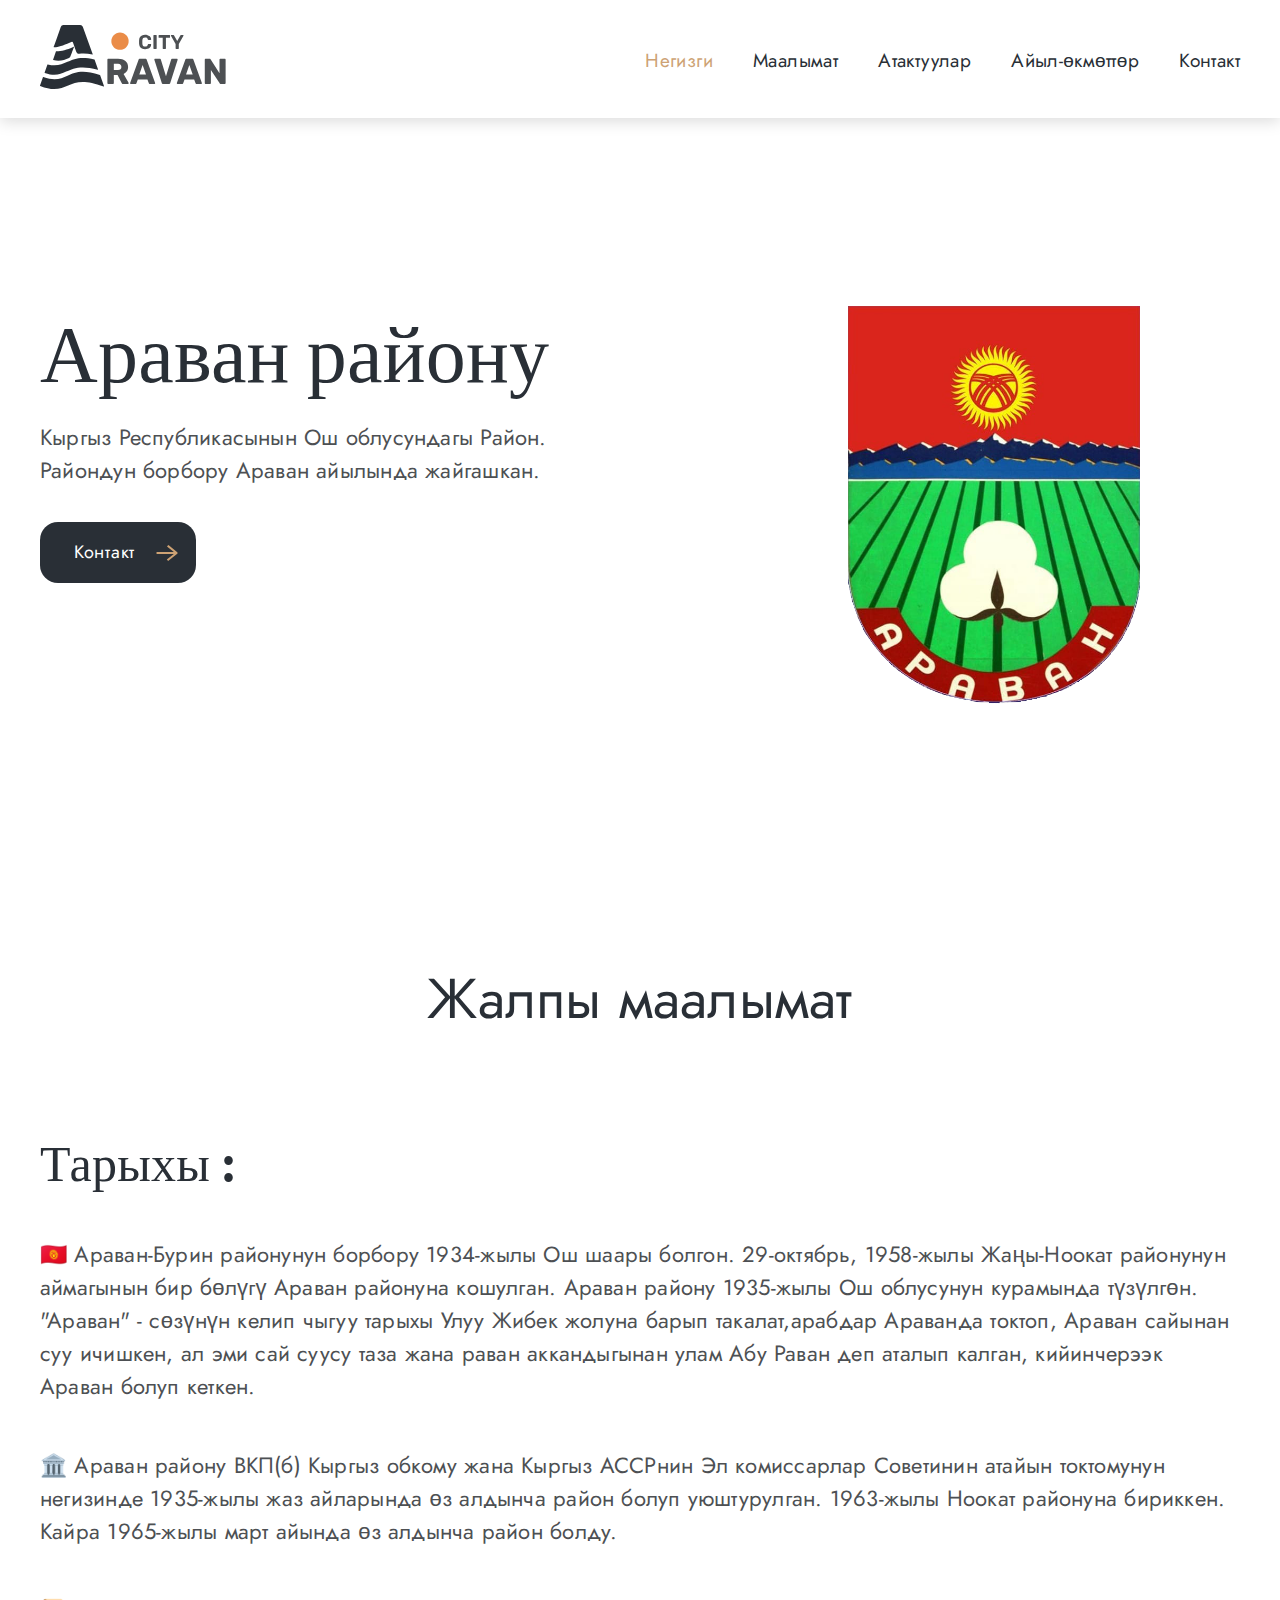
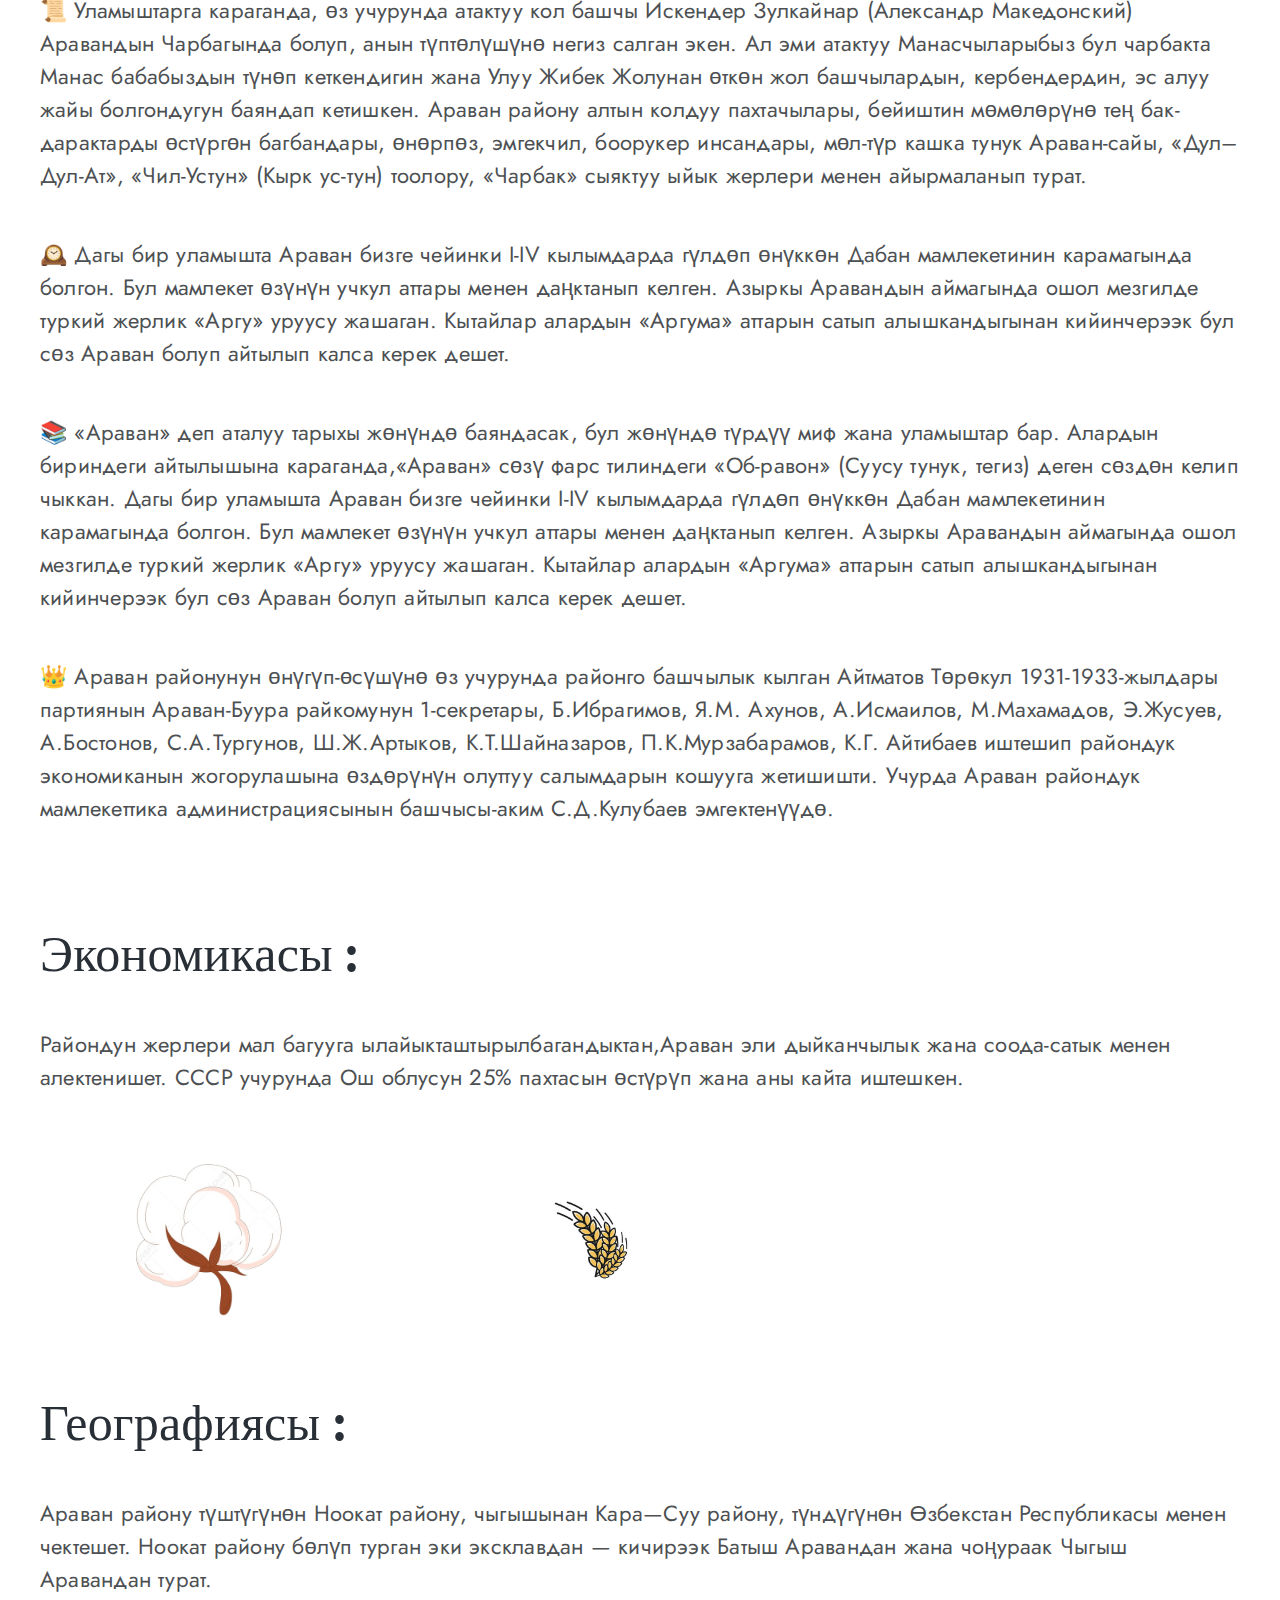
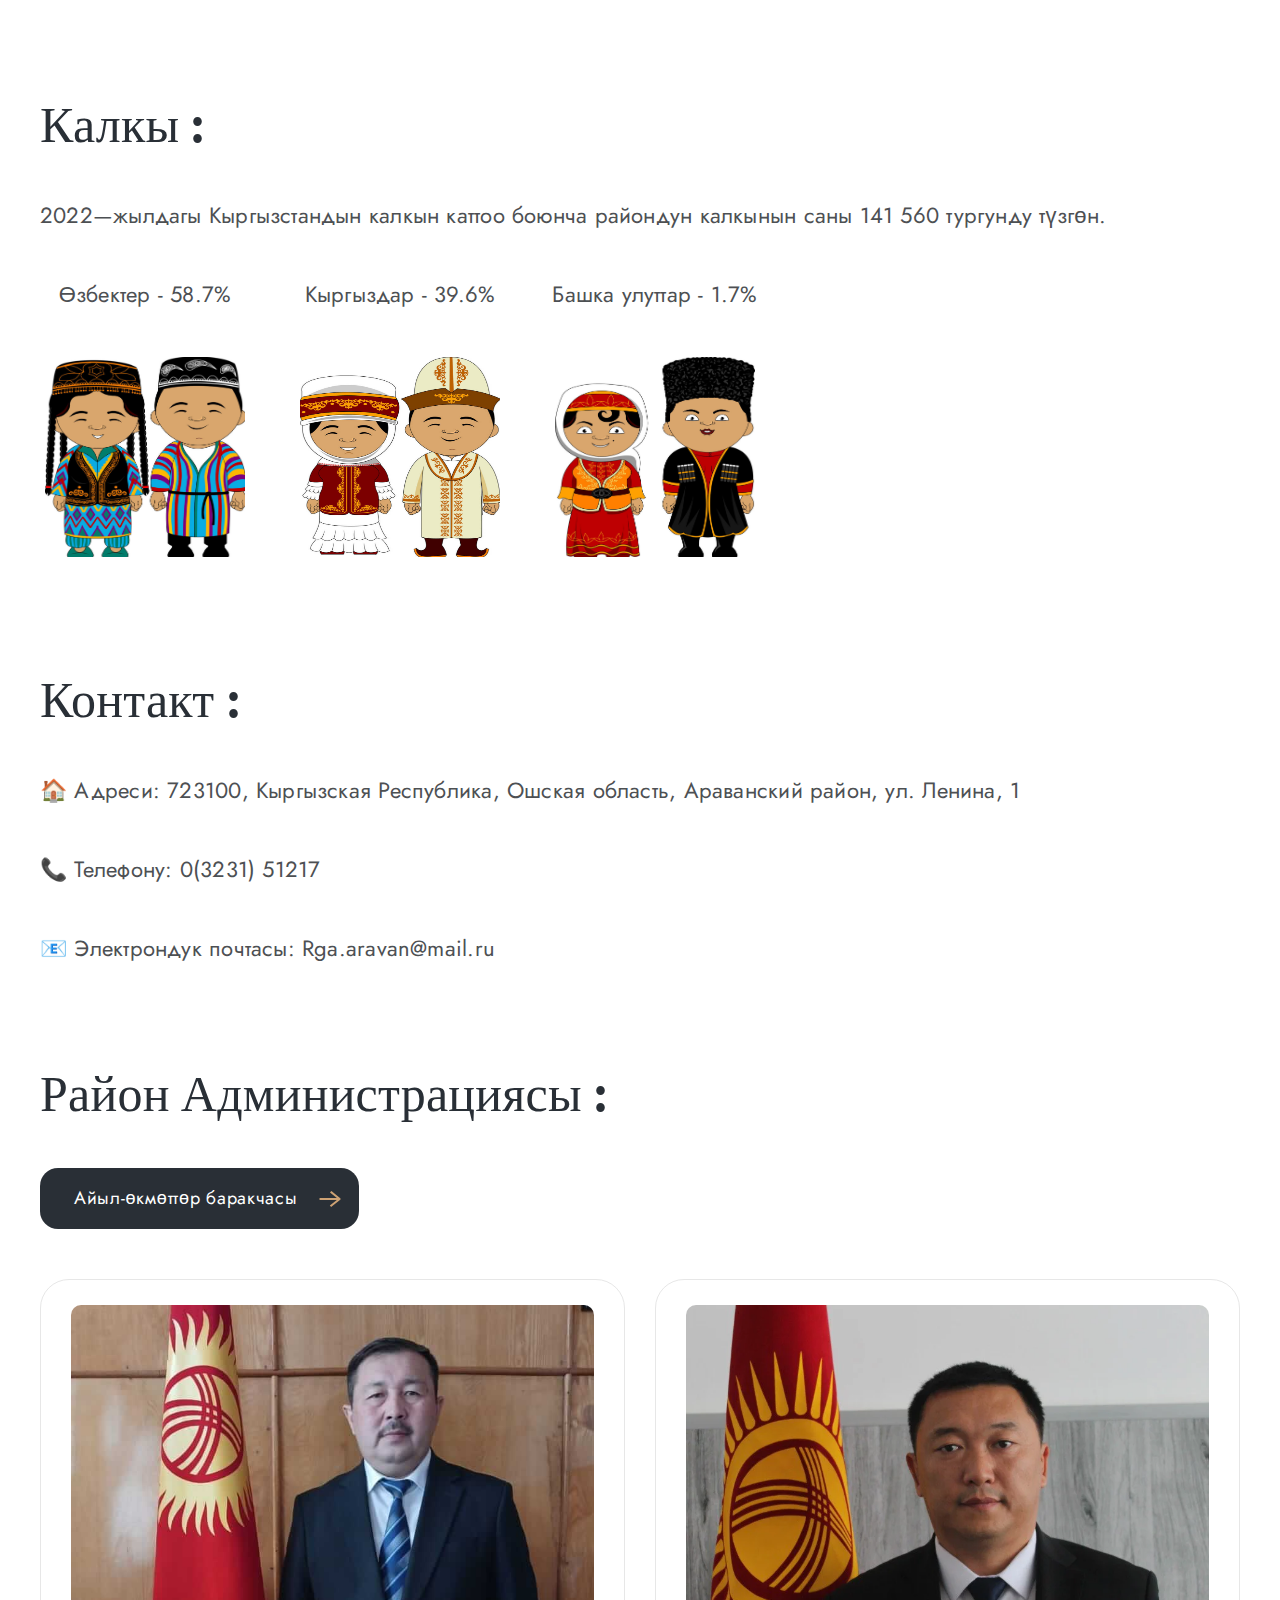
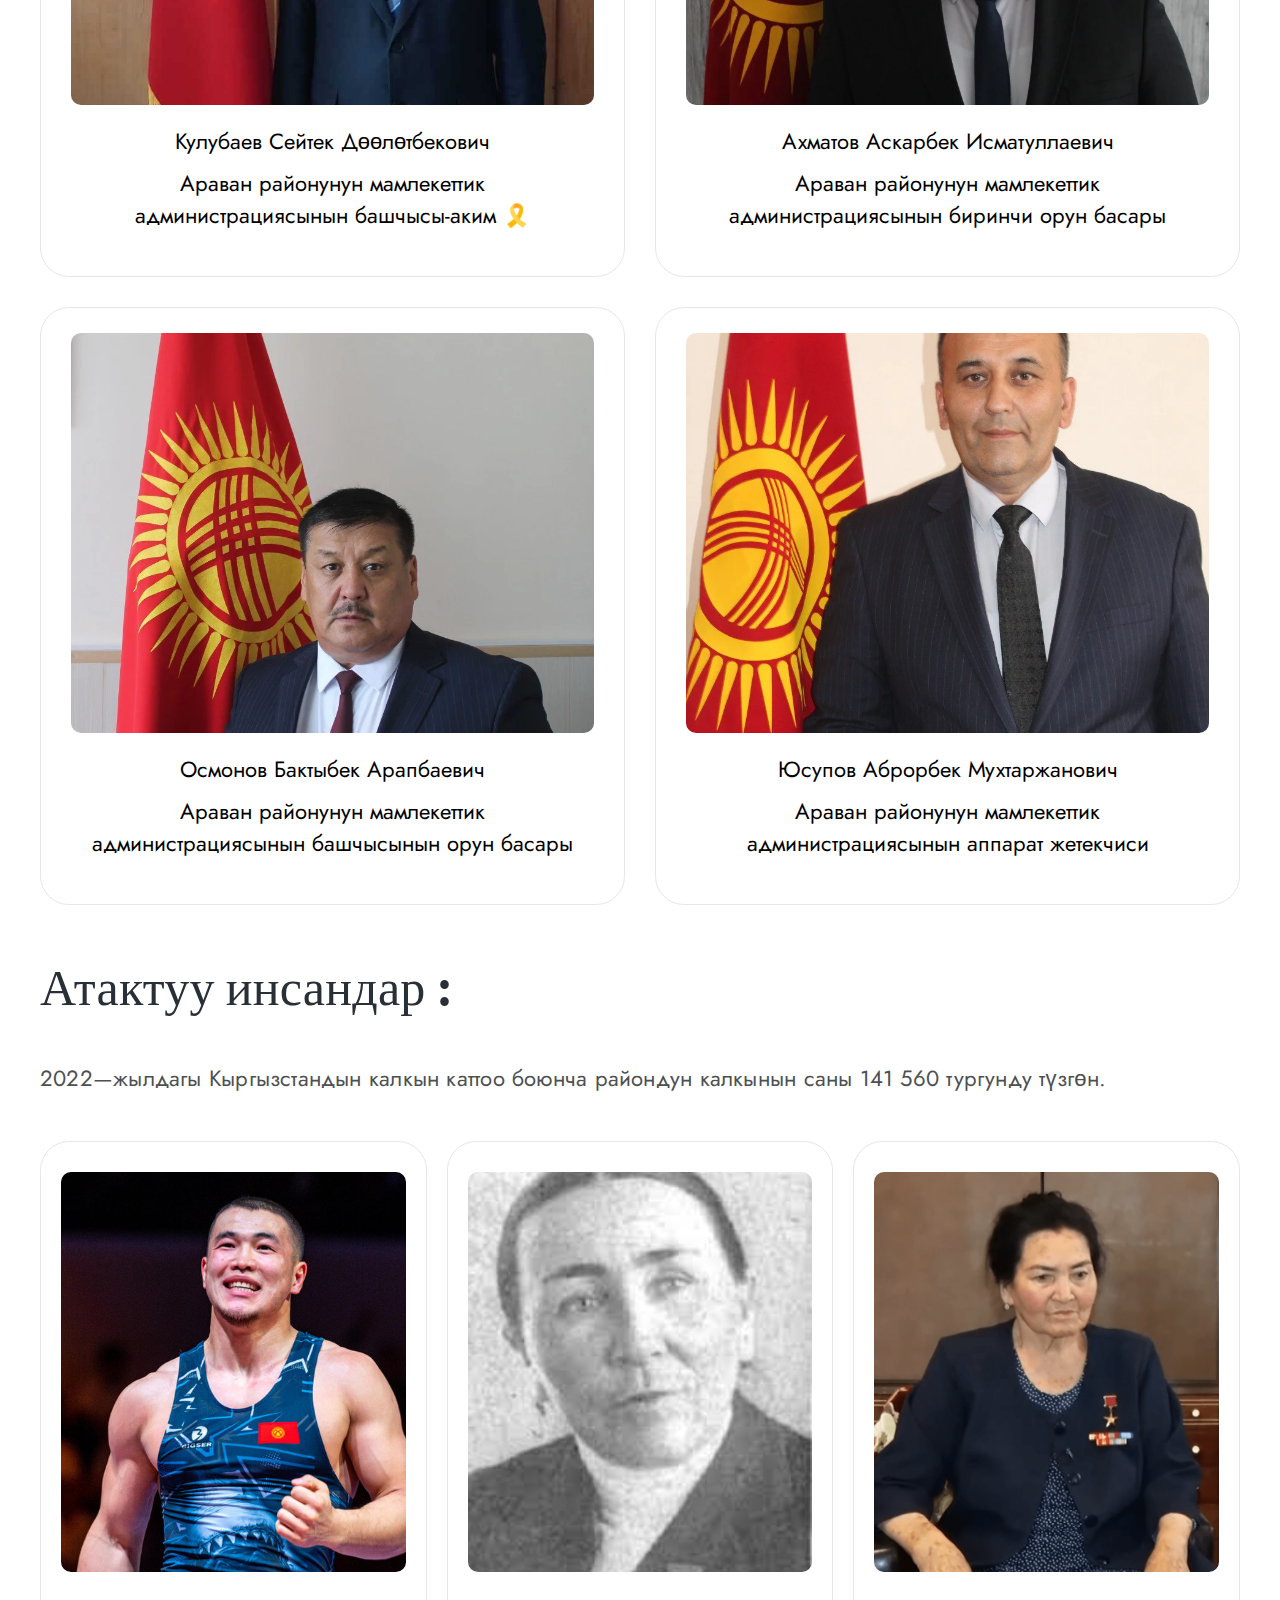
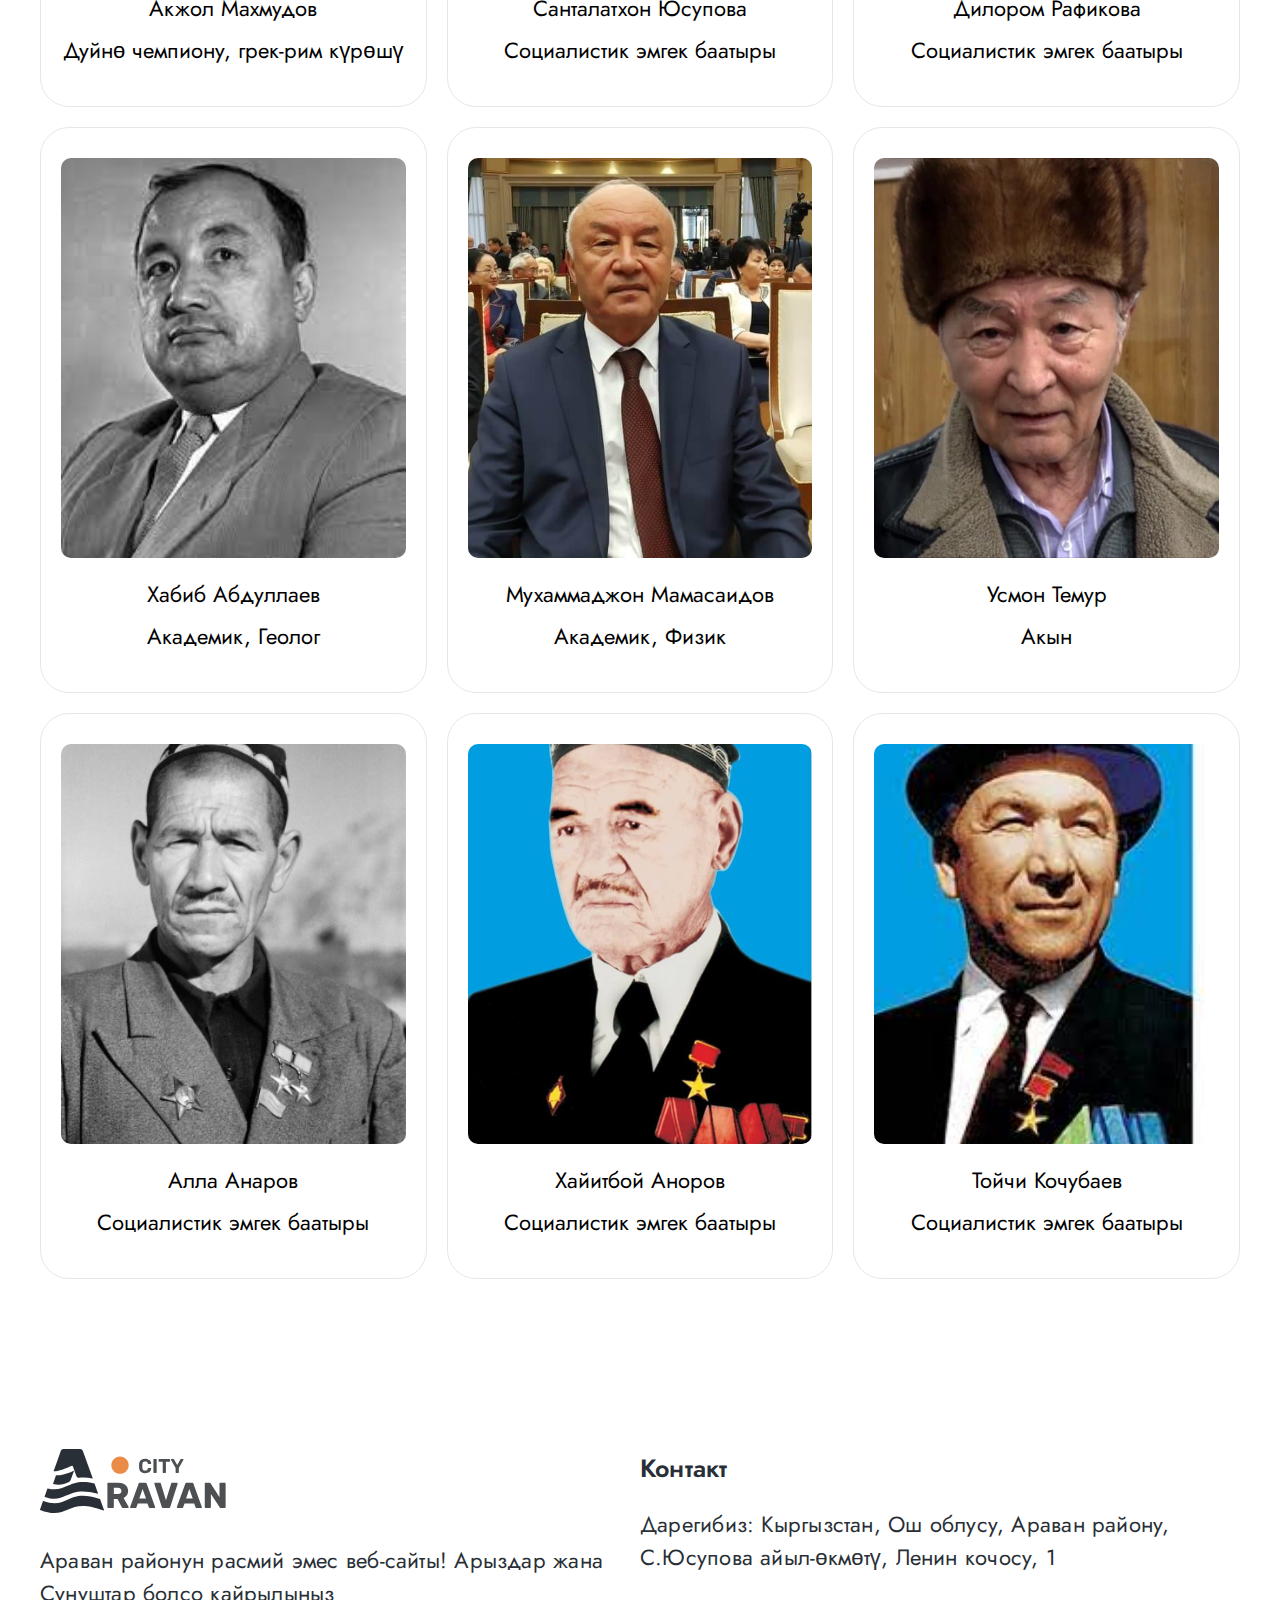
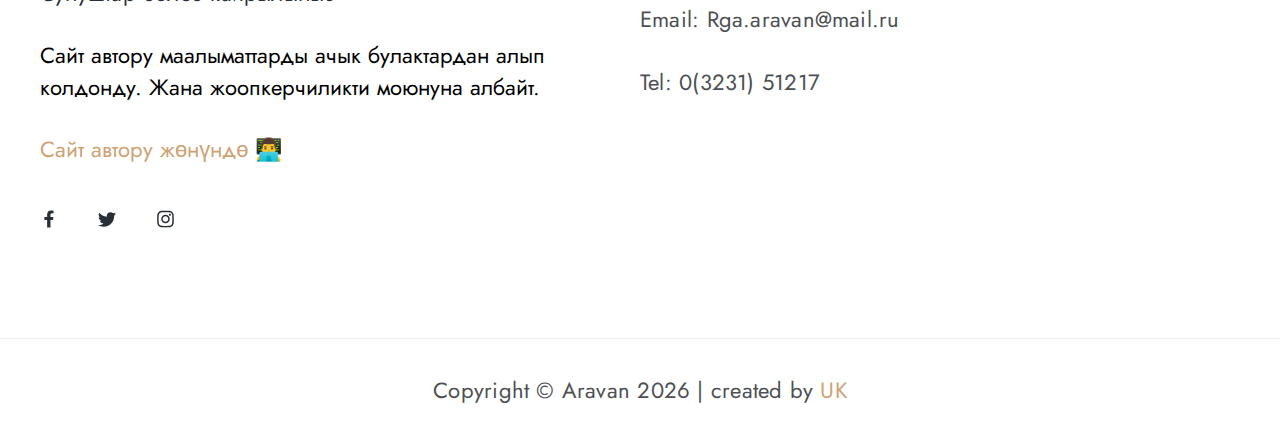
<file: index.html>
<!DOCTYPE html>
<html lang="en">

<head>
    <meta charset="UTF-8">
    <meta http-equiv="X-UA-Compatible" content="IE=edge">
    <meta name="viewport" content="width=device-width, initial-scale=1.0">
    <!-- Primary Meta Tags -->
    <title>Араван району , Араванский район , Аравон тумани</title>
    <meta name="title" content="Араван району , Араванский район , Аравон тумани" />
    <meta name="description"
        content="Араван району ,Ош облусу, Кыргызстан 
Араванский район Ошская область Кыргызская республика , Aravan , Osh , Kyrgyzstan, Aravon tumani Osh viloyati Qirg'iziston , Qirg'iz respublikasi , Santalatxon Yusupova qishlog'i , Санталатхан Юсупова айыл-өкмөтү , Алля Анаров айыл-өкмөтү , Араван районун расмий эмес веб-сайты! , Акжол махмудов араван , Хабиб Абдуллаев академик, Тойчу кочубаев" />

    <!-- Open Graph / Facebook -->
    <meta property="og:type" content="website" />
    <meta property="og:url" content="https://aravan.vercel.app/" />
    <meta property="og:title" content="Араван району , Араванский район , Аравон тумани" />
    <meta property="og:description"
        content="Араван району ,Ош облусу, Кыргызстан 
Араванский район Ошская область Кыргызская республика , Aravan , Osh , Kyrgyzstan, Aravon tumani Osh viloyati Qirg'iziston , Qirg'iz respublikasi , Santalatxon Yusupova qishlog'i , Санталатхан Юсупова айыл-өкмөтү , Алля Анаров айыл-өкмөтү , Араван районун расмий эмес веб-сайты! , Акжол махмудов араван , Хабиб Абдуллаев академик, Тойчу кочубаев" />
    <meta property="og:image" content="https://metatags.io/images/meta-tags.png" />

    <!-- Twitter -->
    <meta property="twitter:card" content="summary_large_image" />
    <meta property="twitter:url" content="https://aravan.vercel.app/" />
    <meta property="twitter:title" content="Араван району , Араванский район , Аравон тумани" />
    <meta property="twitter:description"
        content="Араван району ,Ош облусу, Кыргызстан 
Араванский район Ошская область Кыргызская республика , Aravan , Osh , Kyrgyzstan, Aravon tumani Osh viloyati Qirg'iziston , Qirg'iz respublikasi , Santalatxon Yusupova qishlog'i , Санталатхан Юсупова айыл-өкмөтү , Алля Анаров айыл-өкмөтү , Араван районун расмий эмес веб-сайты! , Акжол махмудов араван , Хабиб Абдуллаев академик, Тойчу кочубаев" />
    <meta property="twitter:image" content="https://metatags.io/images/meta-tags.png" />

    <!--* FAVICON -->
    <link rel="icon" type="image/x-icon" href="/images/header/FAVICON-ARAVAN.ico">
    <!-- Meta Tags Generated with https://metatags.io --> <!--* CSS FILE START -->
    <link rel="stylesheet" href="./css/main.css">
    <link rel="stylesheet" href="./css/media.css">
    <!--* CSS FILE END -->
    <!--* FONT LINK START -->
    <link rel="preconnect" href="https://fonts.googleapis.com">
    <link rel="preconnect" href="https://fonts.gstatic.com" crossorigin>
    <link href="https://fonts.googleapis.com/css2?family=DM+Serif+Display&family=Jost&display=swap" rel="stylesheet">
    <!--* FONT LINK END -->
    <!--* FONTAWESOME LINK START -->
    <link rel="stylesheet" href="https://cdnjs.cloudflare.com/ajax/libs/font-awesome/6.1.1/css/all.min.css"
        integrity="sha512-KfkfwYDsLkIlwQp6LFnl8zNdLGxu9YAA1QvwINks4PhcElQSvqcyVLLD9aMhXd13uQjoXtEKNosOWaZqXgel0g=="
        crossorigin="anonymous" referrerpolicy="no-referrer" />
    <!--* FONTAWESOME LINK END -->

</head>

<body>

    <!--* HEADER SECTION START -->
    <section class="header">
        <div class="container">
            <div class="navbar">
                <a href="#" class="navbar__logo">
                    <img src="./images/header/Aravan-City-Logo-By-UK-New-2.svg" alt="Logo...">
                </a>
                <i class="fa-solid fa-bars-staggered navbar__open-icon"></i>
                <ul class="nav">
                    <i class="fa-solid fa-chevron-left navbar__close-icon"></i>
                    <li class="nav__item"><a href="#home" class="nav__link active">Негизги</a></li>
                    <li class="nav__item"><a href="#about" class="nav__link">Маалымат</a></li>
                    <li class="nav__item"><a href="#popular" class="nav__link">Атактуулар</a></li>
                    <li class="nav__item"><a href="./pages/a-okmottor.html" class="nav__link">Айыл-өкмөттөр</a></li>
                    <li class="nav__item"><a href="#aloqa" class="nav__link">Контакт</a></li>
                </ul>
            </div>
        </div>
    </section>
    <!--* HEADER SECTION END -->

    <!--* HERO SECTION START -->
    <section class="hero" id="home">
        <div class="container">
            <div class="hero__content">
                <div class="hero__info">
                    <h1 class="hero__title">Араван району</h1>
                    <p class="hero__description">
                        Кыргыз Республикасынын Ош облусундагы Район. <br> Райондун борбору Араван айылында жайгашкан.
                    </p>
                    <a href="#aloqa" class="hero__button">
                        <span>Контакт</span>
                        <img src="./images/services/arrow-icon.svg" alt="Араван контакты">
                    </a>
                </div>
                <div class="hero__image">
                    <img src="./images/hero/Aravan-Logo.png" alt="Араван району, Араванский район, C.Юсупова">
                </div>
            </div>
        </div>
    </section>
    <!--* HERO SECTION END -->

    <!--* ABOUT SECTION START -->
    <section class="about" id="about">
        <div class="container">
            <div class="about__content">
                <h2 class="about__section-title">Жалпы маалымат</h2>
                <div class="about__main">

                    <div class="about__info">
                        <h2 class="about__title">Тарыхы : </h2>
                        <p class="about__description">
                            🇰🇬 Араван-Бурин районунун борбору 1934-жылы Ош шаары болгон. 29-октябрь, 1958-жылы Жаңы-Ноокат
                            районунун аймагынын бир бөлүгү Араван районуна кошулган.
                            Араван району 1935-жылы Ош облусунун курамында түзүлгөн.
                            "Араван" - сөзүнүн келип чыгуу тарыхы Улуу Жибек жолуна барып такалат,арабдар Араванда
                            токтоп, Араван сайынан суу ичишкен, ал эми сай суусу таза жана раван аккандыгынан улам Абу
                            Раван деп аталып калган, кийинчерээк Араван болуп кеткен.
                        </p>
                  
                        <p class="about__description">
                            🏛️ Араван району ВКП(б) Кыргыз обкому жана Кыргыз АССРнин Эл комиссарлар Советинин атайын
                            токтомунун негизинде 1935-жылы жаз айларында өз алдынча район болуп уюштурулган.
                            1963-жылы Ноокат районуна бириккен. Кайра 1965-жылы март айында өз алдынча район болду.
                        </p>
                  
                        <p class="about__description">
                            📜 Уламыштарга караганда, өз учурунда атактуу кол башчы Искендер Зулкайнар (Александр
                            Македонский) Аравандын Чарбагында болуп, анын түптөлүшүнө негиз салган экен. Ал эми атактуу
                            Манасчыларыбыз бул чарбакта Манас бабабыздын түнөп кеткендигин жана Улуу Жибек Жолунан өткөн
                            жол башчылардын, кербендердин, эс алуу жайы болгондугун баяндап кетишкен. Араван району
                            алтын колдуу пахтачылары, бейиштин мөмөлөрүнө тең бак-дарактарды өстүргөн багбандары,
                            өнөрпөз, эмгекчил, боорукер инсандары, мөл-түр кашка тунук Араван-сайы, «Дул–Дул-Ат»,
                            «Чил-Устун» (Кырк ус-тун) тоолору, «Чарбак» сыяктуу ыйык жерлери менен айырмаланып турат.
                        </p>
                        <p class="about__description">
                            🕰️ Дагы бир уламышта Араван бизге чейинки I-IV кылымдарда гүлдөп өнүккөн Дабан мамлекетинин карамагында болгон. Бул мамлекет өзүнүн учкул аттары менен даңктанып келген. Азыркы Аравандын аймагында ошол мезгилде туркий жерлик «Аргу» уруусу жашаган. Кытайлар алардын «Аргума» аттарын сатып алышкандыгынан кийинчерээк бул сөз Араван болуп айтылып калса керек дешет.
                        </p>
                        <p class="about__description">
                            📚 «Араван» деп аталуу тарыхы жөнүндө баяндасак, бул жөнүндө түрдүү миф жана уламыштар бар.
                            Алардын бириндеги айтылышына караганда,«Араван» сөзү фарс тилиндеги «Об-равон» (Суусу тунук,
                            тегиз) деген сөздөн келип чыккан. Дагы бир уламышта Араван бизге чейинки I-IV кылымдарда
                            гүлдөп өнүккөн Дабан мамлекетинин карамагында болгон. Бул мамлекет өзүнүн учкул аттары менен
                            даңктанып келген. Азыркы Аравандын аймагында ошол мезгилде туркий жерлик «Аргу» уруусу
                            жашаган. Кытайлар алардын «Аргума» аттарын сатып алышкандыгынан кийинчерээк бул сөз Араван
                            болуп айтылып калса керек дешет.
                        </p>
                        <p class="about__description">
                            👑 Араван районунун өнүгүп-өсүшүнө өз учурунда районго
                            башчылык кылган Айтматов Төрөкул 1931-1933-жылдары партиянын Араван-Буура райкомунун
                            1-секретары, Б.Ибрагимов, Я.М. Ахунов, А.Исмаилов, М.Махамадов, Э.Жусуев, А.Бостонов,
                            С.А.Тургунов, Ш.Ж.Артыков, К.Т.Шайназаров, П.К.Мурзабарамов, К.Г. Айтибаев иштешип райондук
                            экономиканын жогорулашына өздөрүнүн олуттуу салымдарын кошууга жетишишти. Учурда Араван
                            райондук мамлекеттика администрациясынын башчысы-аким С.Д.Кулубаев эмгектенүүдө.
                        </p>
                    </div>
                    <div class="about__info">
                        <h2 class="about__title">Экономикасы : </h2>
                        <p class="about__description">
                            Райондун жерлери мал багууга ылайыкташтырылбагандыктан,Араван эли дыйканчылык жана
                            соода-сатык менен алектенишет. СССР учурунда Ош облусун 25% пахтасын өстүрүп жана аны кайта
                            иштешкен.
                        </p>
                        <div class="about__info-items">
                            <div class="about__info-item">
                                <img src="./images/about/paxta.png" alt="Араван пахта">
                            </div>
                            <div class="about__info-item">
                                <img src="./images/about/bugdoy.jpg" alt="Араван буудай">
                            </div>
                        </div>
                    </div>
                    <div class="about__info">
                        <h2 class="about__title">Географиясы : </h2>
                        <p class="about__description">
                            Араван району түштүгүнөн Ноокат району, чыгышынан Кара—Суу району, түндүгүнөн Өзбекстан
                            Республикасы менен чектешет.
                            Ноокат району бөлүп турган эки эксклавдан — кичирээк Батыш Аравандан жана чоңураак Чыгыш
                            Аравандан турат.
                        </p>
                    </div>
                    <div class="about__info">
                        <h2 class="about__title">Калкы : </h2>
                        <p class="about__description">
                            2022—жылдагы Кыргызстандын калкын каттоо боюнча райондун калкынын саны 141 560 тургунду
                            түзгөн.
                        </p>
                        <div class="about__info-items about__info-items--nations">
                            <div class="about__info-item">
                                <p class="about__description">Өзбектер - 58.7%</p>
                                <img src="./images/about/uzbek.jpeg" alt="Араван району Өзбектер, улуттук курам">
                            </div>
                            <div class="about__info-item">
                                <p class="about__description">Кыргыздар - 39.6%</p>
                                <img src="./images/about/kyrgyz.jpeg" alt="Араван району Кыргыздар, улуттук курам">
                            </div>
                            <div class="about__info-item">
                                <p class="about__description">Башка улуттар - 1.7%</p>
                                <img src="./images/about/azer.jpeg" alt="Араван району Башка улуттар, улуттук курам">
                            </div>
                        </div>

                    </div>
                    <div class="about__info">
                        <h2 class="about__title"> Контакт : </h2>
                        <p class="about__description">
                            🏠 Адреси: 723100, Кыргызская Республика, Ошская область, Араванский район, ул. Ленина, 1
                        </p>
                        <p class="about__description">
                            📞 Телефону: 0(3231) 51217
                        </p>
                        <p class="about__description">
                            📧 Электрондук почтасы: Rga.aravan@mail.ru
                        </p>


                    </div>
                    <div class="about__info">
                        <h2 class="about__title">Район Администрациясы : </h2>
                        <a href="./pages/a-okmottor.html" class="hero__button" style="margin-bottom: 50px;">
                            <span>Айыл-өкмөттөр баракчасы</span>
                            <img src="./images/services/arrow-icon.svg" alt="Араван контакты">
                        </a>

                        <div class="about__info-items__bosses">
                            <div class="about__info-item__boss about__info-item__boss--big">
                                <img src="./images/about/Kulubaev-Seitek.jpg"
                                    alt="Араван акими Сейтек Кулубаев Аким Араванского района">
                                <p class="about__description-boss" style="margin-bottom: 10px !important;">Кулубаев
                                    Сейтек Дөөлөтбекович</p>
                                <p class="about__description-boss">Араван районунун мамлекеттик администрациясынын
                                    башчысы-аким 🎗️</p>
                            </div>
                            <div class="about__info-item__boss about__info-item__boss--big">
                                <img src="./images/about/orin-bosar-1.webp"
                                    alt="Араван районунун мамлекеттик администрациясынын биринчи орун басары">

                                <p class="about__description-boss" style="margin-bottom: 10px !important;">Ахматов
                                    Аскарбек Исматуллаевич</p>
                                <p class="about__description-boss">Араван районунун мамлекеттик администрациясынын
                                    биринчи орун басары</p>
                            </div>
                            <div class="about__info-item__boss about__info-item__boss--big">
                                <img src="./images/about/osmonov-bakytbek.webp"
                                    alt="Араван райондук мамлекеттик администрациясынын башчысынын орун басары">
                                <p class="about__description-boss" style="margin-bottom: 10px !important;">
                                    Осмонов Бактыбек Арапбаевич
                                </p>
                                <p class="about__description-boss">Араван районунун мамлекеттик администрациясынын
                                    башчысынын орун басары</p>
                            </div>
                            <div class="about__info-item__boss about__info-item__boss--big">
                                <img src="./images/about/yusupov-abrorbek.webp"
                                    alt="Араван районунун мамлекеттик администрациясынын аппарат жетекчиси">
                                <p class="about__description-boss" style="margin-bottom: 10px !important;">
                                    Юсупов Аброрбек Мухтаржанович
                                </p>
                                <p class="about__description-boss">Араван районунун мамлекеттик администрациясынын
                                    аппарат жетекчиси</p>
                            </div>

                        </div>

                    </div>
            
                    <div class="about__info" id="popular">
                        <h2 class="about__title">Атактуу инсандар : </h2>
                        <p class="about__description">
                            2022—жылдагы Кыргызстандын калкын каттоо боюнча райондун калкынын саны 141 560 тургунду
                            түзгөн.
                        </p>

                        <div class="about__info-items__populars">
                            <div class="about__info-item__popular">
                                <img src="./images/about/akzhol-mahmudov.jpg" alt="Араван району Акжол Махмудов">
                                <p class="about__description-popular">Акжол Махмудов</p>
                                <p class="about__description-popular">Дуйнө чемпиону, грек-рим күрөшү</p>
                            </div>
                            <div class="about__info-item__popular">
                                <img src="./images/about/s.yusupova.jpeg" alt="Араван району Санталатхон Юсупова">
                                <p class="about__description-popular">Санталатхон Юсупова</p>
                                <p class="about__description-popular">Социалистик эмгек баатыры</p>
                            </div>
                            <div class="about__info-item__popular">
                                <img src="./images/about/Dilorom Rafiqova.png" alt="Араван району Дилором Рафикова">
                                <p class="about__description-popular">Дилором Рафикова</p>
                                <p class="about__description-popular">Социалистик эмгек баатыры</p>
                            </div>
                            <div class="about__info-item__popular">
                                <img src="./images/about/xabib-abdullaevv.jpeg" alt="Хабиб Абдуллаев">
                                <p class="about__description-popular">Хабиб Абдуллаев</p>
                                <p class="about__description-popular">Академик, Геолог</p>
                            </div>
                            <div class="about__info-item__popular">
                                <img src="./images/about/Mamasaidov.jpg" alt="Мамасаидов Мухаммаджон">
                                <p class="about__description-popular">Мухаммаджон Мамасаидов</p>
                                <p class="about__description-popular">Академик, Физик</p>
                            </div>
                            <div class="about__info-item__popular">
                                <img src="./images/about/Usmon Temur.jpg" alt="Усмон Темур">
                                <p class="about__description-popular">Усмон Темур</p>
                                <p class="about__description-popular">Акын</p>
                            </div>
                            <div class="about__info-item__popular">
                                <img src="./images/about/Alla-Anarov.jpg" alt="Алля Анаров">
                                <p class="about__description-popular">Алла Анаров</p>
                                <p class="about__description-popular">Социалистик эмгек баатыры</p>
                            </div>
                            <div class="about__info-item__popular">
                                <img src="./images/about/X.Anorov.jpg" alt="Хайитбой Анаров">
                                <p class="about__description-popular">Хайитбой Аноров</p>
                                <p class="about__description-popular">Социалистик эмгек баатыры</p>
                            </div>
                            <div class="about__info-item__popular">
                                <img src="./images/about/Kochubaev.jpeg" alt="Тойчи Кочубаев">
                                <p class="about__description-popular">Тойчи Кочубаев</p>
                                <p class="about__description-popular">Социалистик эмгек баатыры</p>
                            </div>


                        </div>

                    </div>

                </div>
            </div>
        </div>
    </section>
    <!--* ABOUT SECTION END -->


    <!--* FOOTER SECTION START -->
    <section class="footer" id="aloqa">
        <div class="footer__content">
            <div class="container">
                <div class="footer__main">
                    <div class="footer__item footer__item--large">
                        <a href="#" class="footer__logo">
                            <img src="./images/header/Aravan-City-Logo-By-UK-New-2.svg"
                                alt="Араван району Араванский район Ош">
                        </a>
                        <p class="footer__item-text" >
                            Араван районун расмий эмес веб-сайты!
                            Арыздар жана Сунуштар болсо кайрылыныз<div class="br"></div>
                            Сайт автору маалыматтарды ачык булактардан алып колдонду.
                            Жана жоопкерчиликти моюнуна албайт.
                        </p>
                        
                        <a class="footer__dev" href="./pages/about.html">
                            Сайт автору жөнүндө 👨‍💻
                        </a>
                        <div class="footer__social-icons">
                            <a href="#" class="footer__social-icon">
                                <img src="./images/footer/facebook-icon.svg" alt="icon...">
                            </a>
                            <a href="#" class="footer__social-icon">
                                <img src="./images/footer/twitter-icon.svg" alt="icon...">
                            </a>
                            <a href="#" class="footer__social-icon">
                                <img src="./images/footer/instagram-icon.svg" alt="icon...">
                            </a>
                        </div>
                    </div>

                    <div class="footer__item footer__item--large">
                        <h3 class="footer__item-title">Контакт</h3>
                        <a href="https://www.google.com/maps/place/%D0%90%D0%B4%D0%BC%D0%B8%D0%BD%D0%B8%D1%81%D1%82%D1%80%D0%B0%D1%86%D0%B8%D1%8F+%D0%90%D1%80%D0%B0%D0%B2%D0%B0%D0%BD%D1%81%D0%BA%D0%BE%D0%B3%D0%BE+%D0%A0%D0%B0%D0%B9%D0%BE%D0%BD%D0%B0/@40.5116491,72.5010715,18.5z/data=!4m15!1m8!3m7!1s0x38bc5b91f38a0ac7:0xda880d7b2bc78093!2z0JDRgNCw0LLQsNC90YHQutC40Lkg0YDQsNC50L7QvQ!3b1!8m2!3d40.435113!4d72.4968189!16s%2Fm%2F03wfn9t!3m5!1s0x38bc59ebb0436bed:0xd03746a42bb611d9!8m2!3d40.5117421!4d72.5006481!16s%2Fg%2F1v2pnlbf?entry=ttu&g_ep=EgoyMDI1MDEyOS4xIKXMDSoASAFQAw%3D%3D"
                            class="footer__item-text">
                            Дарегибиз: Кыргызстан, Ош облусу, Араван району, C.Юсупова айыл-өкмөтү, Ленин кочосу, 1
                        </a>
                        <a class="footer__item-email">Email: Rga.aravan@mail.ru</a>
                        <a href="tel:+323151217" class="footer__item-phone">Tel: 0(3231) 51217</a>
                    </div>
                </div>
            </div>
            <div class="footer__bottom">
                <div class="container">
                    <h3 class="footer__bottom-text">
                        Copyright © Aravan <span id="date"></span> | created by
                        <a href="https://github.com/umidzhondev">UK</a>
                    </h3>
                </div>
            </div>
        </div>
        </div>
    </section>
    <!--* FOOTER SECTION END -->



    <!--* JAVASCRIPT FILE START -->
    <script src="./js/main.js"></script>
    <!--* JAVASCRIPT FILE END -->
</body>

</html>
</file>
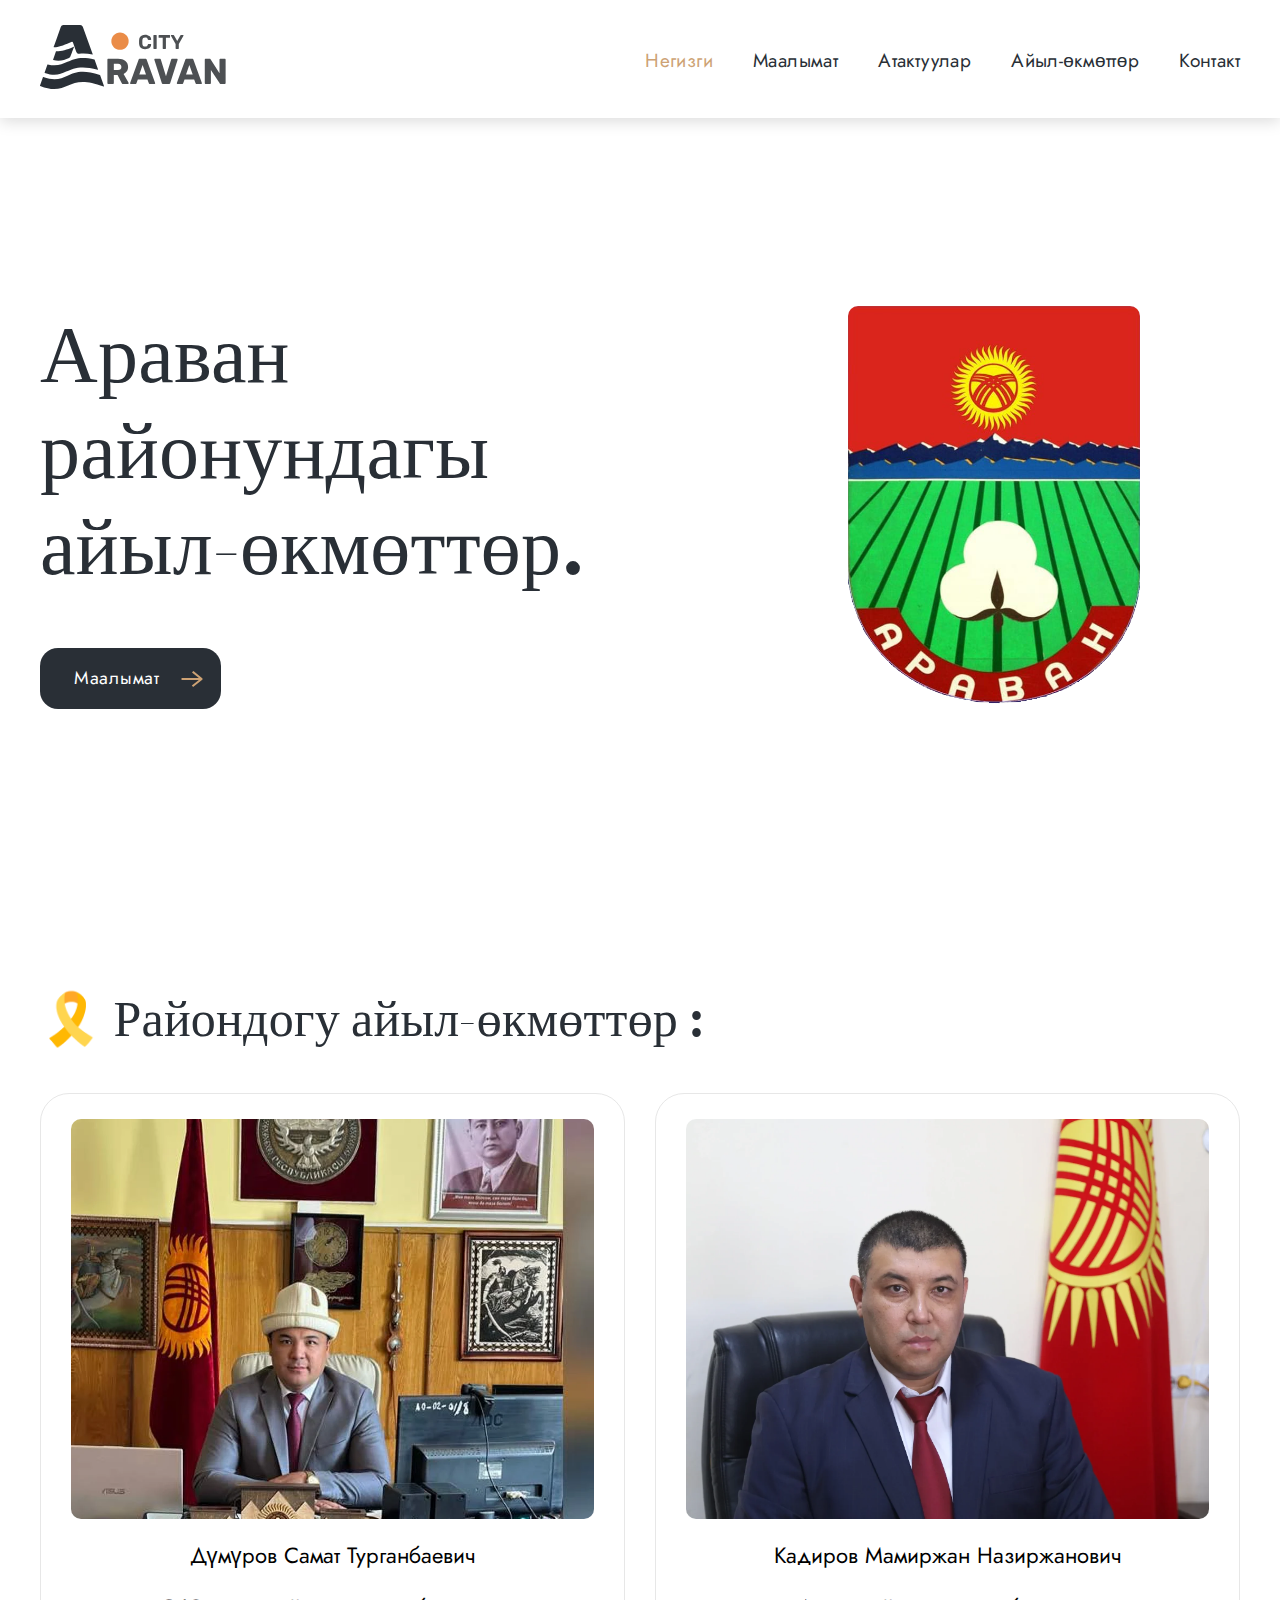
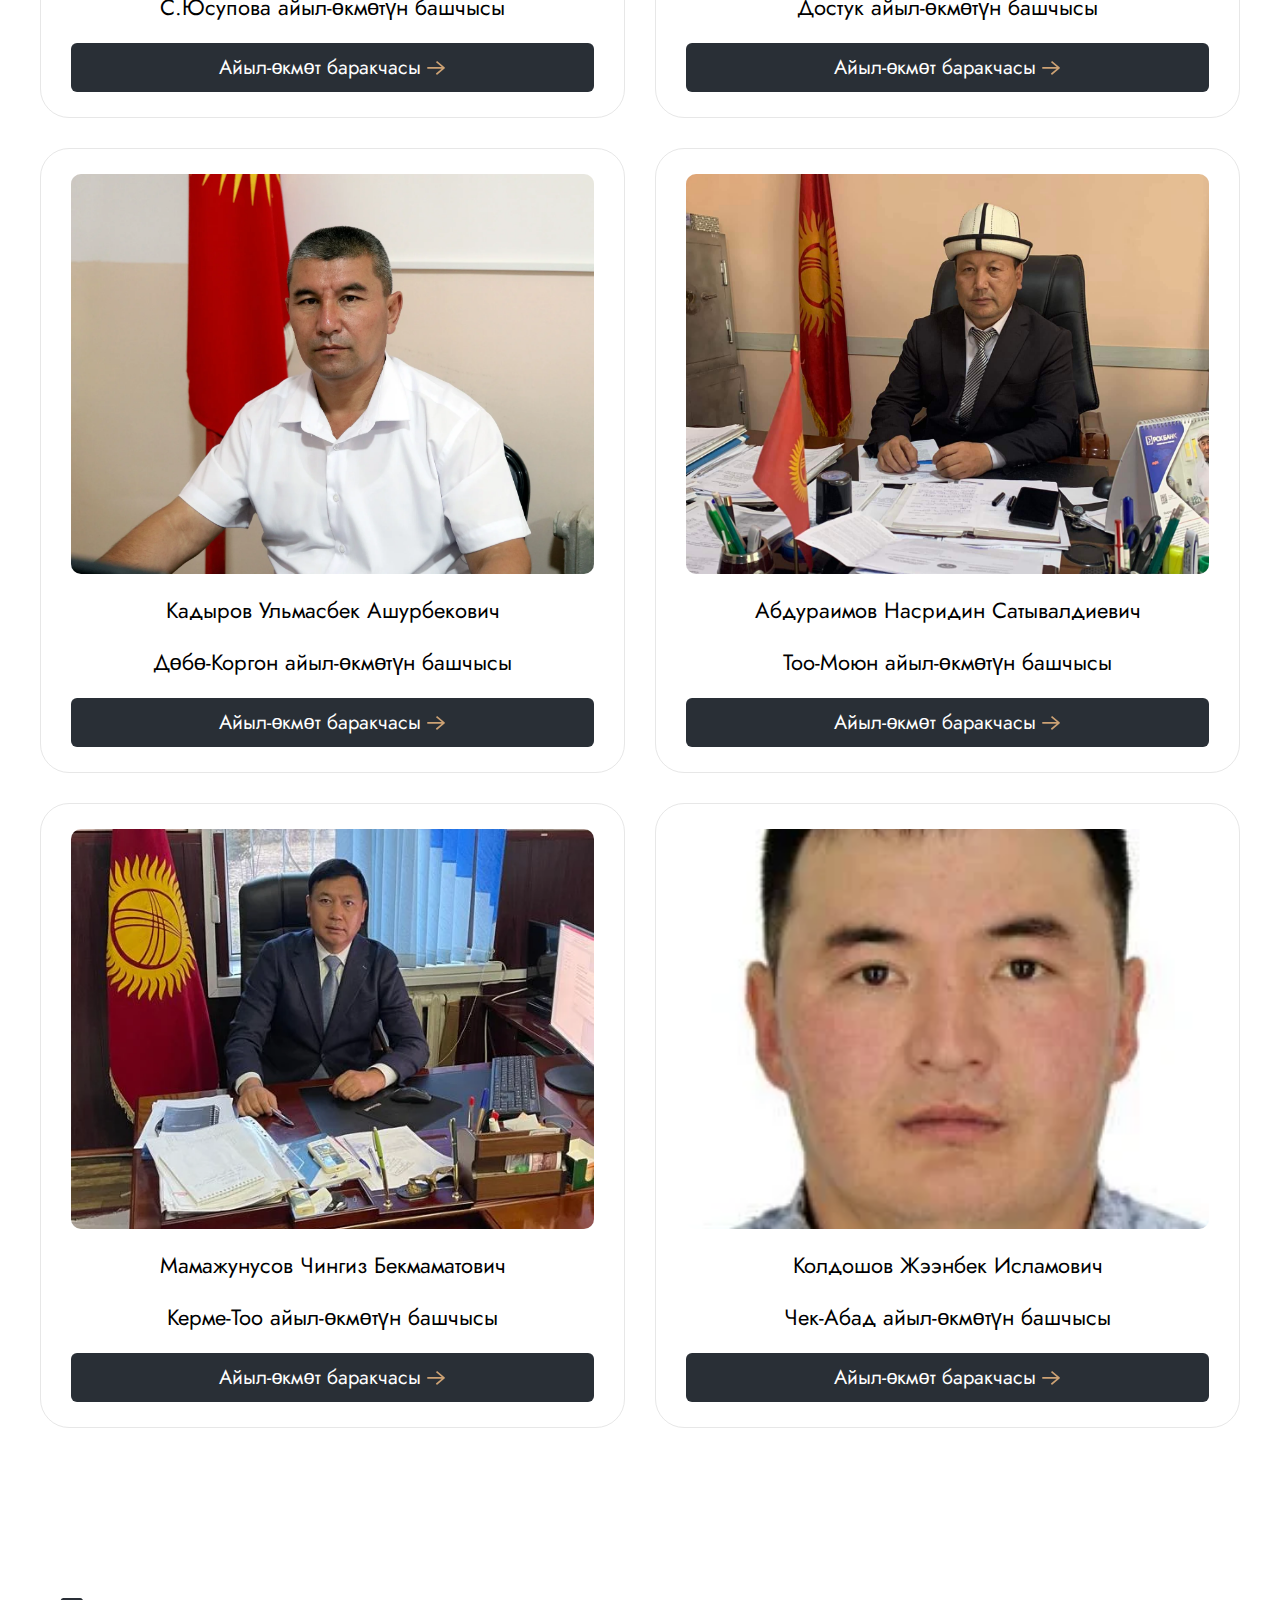
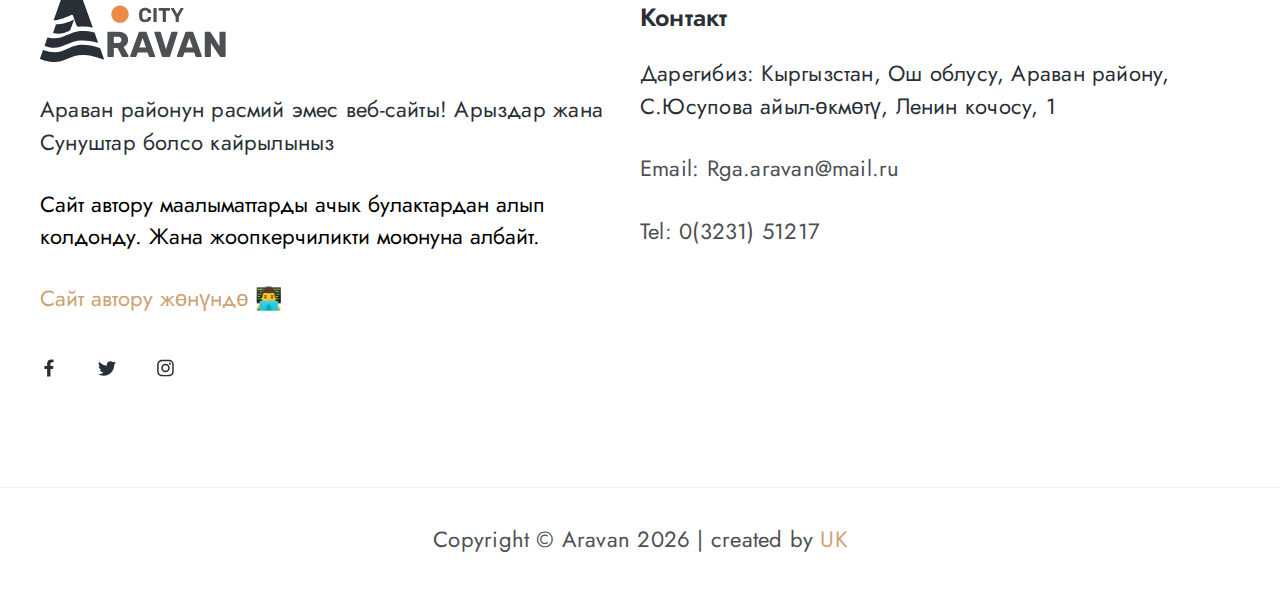
<file: pages/a-okmottor.html>
<!DOCTYPE html>
<html lang="en">

<head>
    <meta charset="UTF-8">
    <meta http-equiv="X-UA-Compatible" content="IE=edge">
    <meta name="viewport" content="width=device-width, initial-scale=1.0">
    <!-- Primary Meta Tags -->
    <title>Араван району , Араванский район , Аравон тумани</title>
    <meta name="title" content="Араван району , Араванский район , Аравон тумани" />
    <meta name="description"
        content="Араван району ,Ош облусу, Кыргызстан 
Араванский район Ошская область Кыргызская республика , Aravan , Osh , Kyrgyzstan, Aravon tumani Osh viloyati Qirg'iziston , Qirg'iz respublikasi , Santalatxon Yusupova qishlog'i , Санталатхан Юсупова айыл-өкмөтү , Алля Анаров айыл-өкмөтү , Араван районун расмий эмес веб-сайты! , Акжол махмудов араван , Хабиб Абдуллаев академик, Тойчу кочубаев" />

    <!-- Open Graph / Facebook -->
    <meta property="og:type" content="website" />
    <meta property="og:url" content="https://aravan.vercel.app/" />
    <meta property="og:title" content="Араван району , Араванский район , Аравон тумани" />
    <meta property="og:description"
        content="Араван району ,Ош облусу, Кыргызстан 
Араванский район Ошская область Кыргызская республика , Aravan , Osh , Kyrgyzstan, Aravon tumani Osh viloyati Qirg'iziston , Qirg'iz respublikasi , Santalatxon Yusupova qishlog'i , Санталатхан Юсупова айыл-өкмөтү , Алля Анаров айыл-өкмөтү , Араван районун расмий эмес веб-сайты! , Акжол махмудов араван , Хабиб Абдуллаев академик, Тойчу кочубаев" />
    <meta property="og:image" content="https://metatags.io/images/meta-tags.png" />

    <!-- Twitter -->
    <meta property="twitter:card" content="summary_large_image" />
    <meta property="twitter:url" content="https://aravan.vercel.app/" />
    <meta property="twitter:title" content="Араван району , Араванский район , Аравон тумани" />
    <meta property="twitter:description"
        content="Араван району ,Ош облусу, Кыргызстан 
Араванский район Ошская область Кыргызская республика , Aravan , Osh , Kyrgyzstan, Aravon tumani Osh viloyati Qirg'iziston , Qirg'iz respublikasi , Santalatxon Yusupova qishlog'i , Санталатхан Юсупова айыл-өкмөтү , Алля Анаров айыл-өкмөтү , Араван районун расмий эмес веб-сайты! , Акжол махмудов араван , Хабиб Абдуллаев академик, Тойчу кочубаев" />
    <meta property="twitter:image" content="https://metatags.io/images/meta-tags.png" />

    <!--* FAVICON -->
    <link rel="icon" type="image/x-icon" href="/images/header/FAVICON-ARAVAN.ico">
    <!-- Meta Tags Generated with https://metatags.io -->
    <!--* CSS FILE START -->
    <link rel="stylesheet" href="../css/main.css">
    <link rel="stylesheet" href="../css/media.css">
    <!--* CSS FILE END -->
    <!--* FONT LINK START -->
    <link rel="preconnect" href="https://fonts.googleapis.com">
    <link rel="preconnect" href="https://fonts.gstatic.com" crossorigin>
    <link href="https://fonts.googleapis.com/css2?family=DM+Serif+Display&family=Jost&display=swap" rel="stylesheet">
    <!--* FONT LINK END -->
    <!--* FONTAWESOME LINK START -->
    <link rel="stylesheet" href="https://cdnjs.cloudflare.com/ajax/libs/font-awesome/6.1.1/css/all.min.css"
        integrity="sha512-KfkfwYDsLkIlwQp6LFnl8zNdLGxu9YAA1QvwINks4PhcElQSvqcyVLLD9aMhXd13uQjoXtEKNosOWaZqXgel0g=="
        crossorigin="anonymous" referrerpolicy="no-referrer" />
    <!--* FONTAWESOME LINK END -->

</head>

<body>
    <!--* HEADER SECTION START -->
    <section class="header">
        <div class="container">
            <div class="navbar">
                <a href="../index.html" class="navbar__logo">
                    <img src="../images/header/Aravan-City-Logo-By-UK-New-2.svg" alt="Араван району Араванский район">
                </a>
                <i class="fa-solid fa-bars-staggered navbar__open-icon"></i>
                <ul class="nav">
                    <i class="fa-solid fa-chevron-left navbar__close-icon"></i>
                    <li class="nav__item"><a href="../index.html#hero" class="nav__link active">Негизги</a></li>
                    <li class="nav__item"><a href="../index.html#about" class="nav__link">Маалымат</a></li>
                    <li class="nav__item"><a href="../index.html#popular" class="nav__link">Атактуулар</a></li>
                    <li class="nav__item"><a href="./a-okmottor.html" class="nav__link">Айыл-өкмөттөр</a></li>
                    <li class="nav__item"><a href="#aloqa" class="nav__link">Контакт</a></li>
                </ul>
            </div>
        </div>
    </section>
    <!--* HEADER SECTION END -->

    <!--* HERO SECTION START -->
    <section class="hero" id="home">
        <div class="container">
            <div class="hero__content">
                <div class="hero__info">
                    <h1 class="hero__title">Араван районундагы айыл-өкмөттөр.</h1>
                    <p class="hero__description">
                        
                    </p>
                    <a href="#about" class="hero__button">
                        <span>Маалымат</span>
                        <img src="../images/services/arrow-icon.svg" alt="араван">
                    </a>
                </div>
                <div class="hero__image hero__image--dev">
                    <img src="../images/hero/Aravan-Logo.png" alt="Араван району лого">
                </div>
            </div>
        </div>
    </section>
    <!--* HERO SECTION END -->


    <!--* ABOUT SECTION START -->
    <section class="about" id="about">
        <div class="container">
            <div class="about__content">
                <div class="about__main">

                    <div class="about__info">
                        <h2 class="about__title">🎗️ Райондогу айыл-өкмөттөр : </h2>
                   
                        <div class="about__info-items__bosses">
                            <div class="about__info-item__boss">
                                <img src="../images/a-okmot/yusupova/okmot-bashchy.webp"
                                    alt="Араван району С.Юсупова айыл-өкмөтүн башчысы Дүмүров Самат Турганбаевич ">
                                <p class="about__description-boss">Дүмүров Самат Турганбаевич</p>
                                <p class="about__description-boss">С.Юсупова айыл-өкмөтүн башчысы </p>

                                <a href="./yusupova-a.html" class="about__button-boss" >
                                    <span>Айыл-өкмөт баракчасы</span>
                                    <img src="../images/services/arrow-icon.svg" alt="Араван контакты">
                                </a>
                                
                            </div>
                            <div class="about__info-item__boss">
                                <img src="../images/a-okmot/dostuk/okmot-bashchy.webp"
                                    alt="Араван району Достук айыл-өкмөтүн башчысы Кадиров Мамиржан Назиржанович ">
                                <p class="about__description-boss">Кадиров Мамиржан Назиржанович</p>
                                <p class="about__description-boss">Достук айыл-өкмөтүн башчысы </p>

                                <a href="./dostuk-a.html" class="about__button-boss" >
                                    <span>Айыл-өкмөт баракчасы</span>
                                    <img src="../images/services/arrow-icon.svg" alt="Араван контакты">
                                </a>
                            </div>
                          
                            <div class="about__info-item__boss">
                                <img src="../images/a-okmot/dobo-korgon/okmot-bashchy.webp"
                                    alt="Араван району КерДөбө-Коргон айыл-өкмөтүн башчысы Кадыров Ульмасбек Ашурбекович">
                                <p class="about__description-boss">Кадыров Ульмасбек Ашурбекович</p>
                                <p class="about__description-boss">Дөбө-Коргон айыл-өкмөтүн башчысы </p>
                                <a href="./dobo-korgon-a.html" class="about__button-boss" >
                                    <span>Айыл-өкмөт баракчасы</span>
                                    <img src="../images/services/arrow-icon.svg" alt="Араван контакты">
                                </a>
                            </div>
                            <div class="about__info-item__boss">
                                <img src="../images/about/N.S.Abduraimov.jpg"
                                    alt="Араван району Тоо-Моюн айыл-өкмөтүн башчысы Абдураимов Насридин Сатывалдиевич ">
                                <p class="about__description-boss">Абдураимов Насридин Сатывалдиевич</p>
                                <p class="about__description-boss">Тоо-Моюн айыл-өкмөтүн башчысы </p>
                                <a href="./too-moiun-a.html" class="about__button-boss" >
                                    <span>Айыл-өкмөт баракчасы</span>
                                    <img src="../images/services/arrow-icon.svg" alt="Араван контакты">
                                </a>
                            </div>
                            <div class="about__info-item__boss">
                                <img src="../images/a-okmot/kerme-too/okmot-bashchy.webp"
                                    alt="Араван району Керме-Тоо айыл-өкмөтүн башчысы Мамажунусов Чингиз Бекмаматович">
                                <p class="about__description-boss">Мамажунусов Чингиз Бекмаматович</p>
                                <p class="about__description-boss">Керме-Тоо айыл-өкмөтүн башчысы </p>
                                <a href="./kerme-too-a.html" class="about__button-boss" >
                                    <span>Айыл-өкмөт баракчасы</span>
                                    <img src="../images/services/arrow-icon.svg" alt="Араван контакты">
                                </a>
                            </div>
                            <div class="about__info-item__boss">
                                <img src="../images/a-okmot/chek-abad/okmot-bashchy.webp"
                                    alt="Араван району Чек-Абад айыл-өкмөтүн башчысы Колдошов Жээнбек Исламович">
                                <p class="about__description-boss">Колдошов Жээнбек Исламович</p>
                                <p class="about__description-boss">Чек-Абад айыл-өкмөтүн башчысы </p>
                                <a href="./chek-abad-a.html" class="about__button-boss" >
                                    <span>Айыл-өкмөт баракчасы</span>
                                    <img src="../images/services/arrow-icon.svg" alt="Араван контакты">
                                </a>
                            </div>


                        </div>

                    </div>

    
                </div>
            </div>
        </div>
    </section>
    <!--* ABOUT SECTION END -->


  
    <!--* FOOTER SECTION START -->
    <section class="footer" id="aloqa">
        <div class="footer__content">
            <div class="container">
                <div class="footer__main">
                    <div class="footer__item footer__item--large">
                        <a href="#" class="footer__logo">
                            <img src="../images/header/Aravan-City-Logo-By-UK-New-2.svg"
                                alt="Араван району Араванский район Ош">
                        </a>
                        <p class="footer__item-text" >
                            Араван районун расмий эмес веб-сайты!
                            Арыздар жана Сунуштар болсо кайрылыныз<div class="br"></div>
                            Сайт автору маалыматтарды ачык булактардан алып колдонду.
                            Жана жоопкерчиликти моюнуна албайт.
                        </p>
                        
                        <a class="footer__dev" href="../pages/about.html">
                            Сайт автору жөнүндө 👨‍💻
                        </a>
                        <div class="footer__social-icons">
                            <a href="#" class="footer__social-icon">
                                <img src="../images/footer/facebook-icon.svg" alt="icon...">
                            </a>
                            <a href="#" class="footer__social-icon">
                                <img src="../images/footer/twitter-icon.svg" alt="icon...">
                            </a>
                            <a href="#" class="footer__social-icon">
                                <img src="../images/footer/instagram-icon.svg" alt="icon...">
                            </a>
                        </div>
                    </div>

                    <div class="footer__item footer__item--large">
                        <h3 class="footer__item-title">Контакт</h3>
                        <a href="https://www.google.com/maps/place/%D0%90%D0%B4%D0%BC%D0%B8%D0%BD%D0%B8%D1%81%D1%82%D1%80%D0%B0%D1%86%D0%B8%D1%8F+%D0%90%D1%80%D0%B0%D0%B2%D0%B0%D0%BD%D1%81%D0%BA%D0%BE%D0%B3%D0%BE+%D0%A0%D0%B0%D0%B9%D0%BE%D0%BD%D0%B0/@40.5116491,72.5010715,18.5z/data=!4m15!1m8!3m7!1s0x38bc5b91f38a0ac7:0xda880d7b2bc78093!2z0JDRgNCw0LLQsNC90YHQutC40Lkg0YDQsNC50L7QvQ!3b1!8m2!3d40.435113!4d72.4968189!16s%2Fm%2F03wfn9t!3m5!1s0x38bc59ebb0436bed:0xd03746a42bb611d9!8m2!3d40.5117421!4d72.5006481!16s%2Fg%2F1v2pnlbf?entry=ttu&g_ep=EgoyMDI1MDEyOS4xIKXMDSoASAFQAw%3D%3D"
                            class="footer__item-text">
                            Дарегибиз: Кыргызстан, Ош облусу, Араван району, C.Юсупова айыл-өкмөтү, Ленин кочосу, 1
                        </a>
                        <a class="footer__item-email">Email: Rga.aravan@mail.ru</a>
                        <a href="tel:+323151217" class="footer__item-phone">Tel: 0(3231) 51217</a>
                    </div>
                </div>
            </div>
            <div class="footer__bottom">
                <div class="container">
                    <h3 class="footer__bottom-text">
                        Copyright © Aravan <span id="date"></span> | created by
                        <a href="https://github.com/umidzhondev">UK</a>
                    </h3>
                </div>
            </div>
        </div>
        </div>
    </section>
    <!--* FOOTER SECTION END -->

    <!--* JAVASCRIPT FILE START -->
    <script src="../js/main.js"></script>
    <!--* JAVASCRIPT FILE END -->
</body>

</html>
</file>
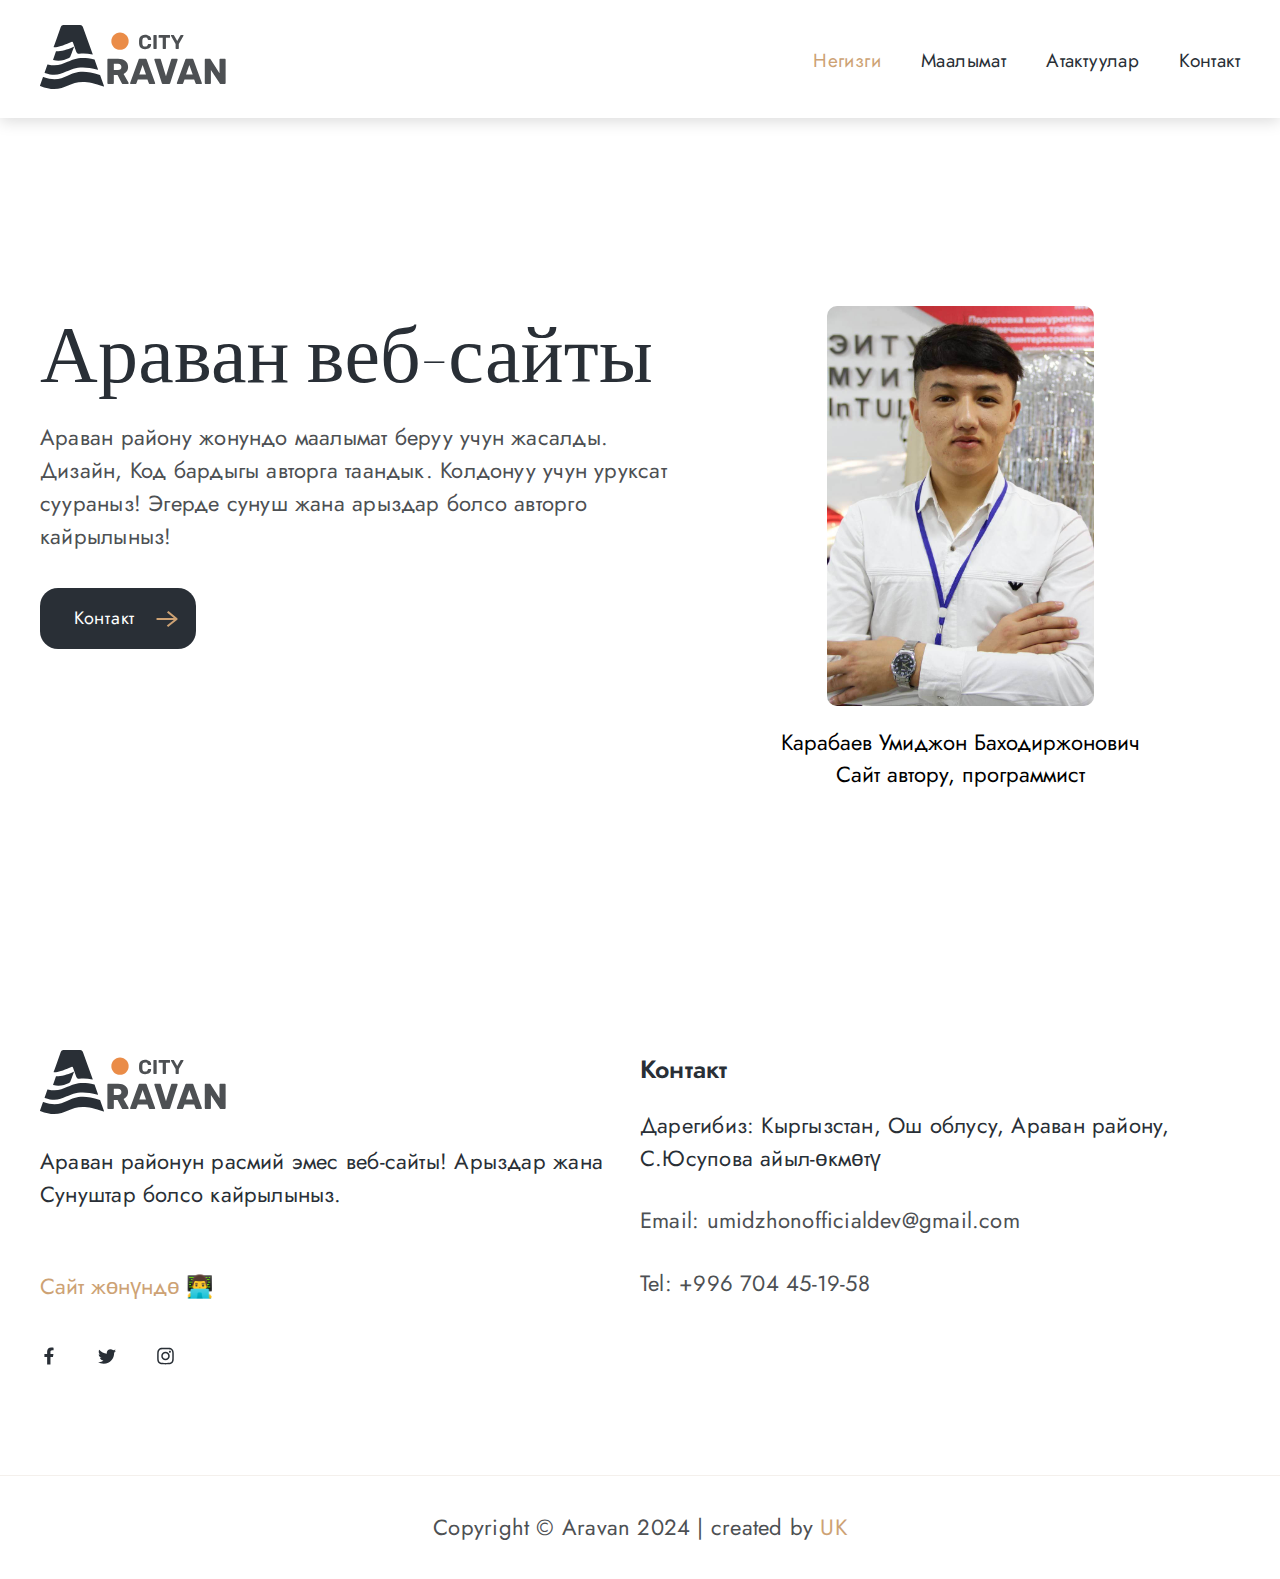
<file: pages/about.html>
<!DOCTYPE html>
<html lang="en">

<head>
    <meta charset="UTF-8">
    <meta http-equiv="X-UA-Compatible" content="IE=edge">
    <meta name="viewport" content="width=device-width, initial-scale=1.0">
    <!-- Primary Meta Tags -->
    <title>Араван району , Араванский район , Аравон тумани</title>
    <meta name="title" content="Араван району , Араванский район , Аравон тумани" />
    <meta name="description"
        content="Араван району ,Ош облусу, Кыргызстан 
Араванский район Ошская область Кыргызская республика , Aravan , Osh , Kyrgyzstan, Aravon tumani Osh viloyati Qirg'iziston , Qirg'iz respublikasi , Santalatxon Yusupova qishlog'i , Санталатхан Юсупова айыл-өкмөтү , Алля Анаров айыл-өкмөтү , Араван районун расмий эмес веб-сайты! , Акжол махмудов араван , Хабиб Абдуллаев академик, Тойчу кочубаев" />

    <!-- Open Graph / Facebook -->
    <meta property="og:type" content="website" />
    <meta property="og:url" content="https://aravan.vercel.app/" />
    <meta property="og:title" content="Араван району , Араванский район , Аравон тумани" />
    <meta property="og:description"
        content="Араван району ,Ош облусу, Кыргызстан 
Араванский район Ошская область Кыргызская республика , Aravan , Osh , Kyrgyzstan, Aravon tumani Osh viloyati Qirg'iziston , Qirg'iz respublikasi , Santalatxon Yusupova qishlog'i , Санталатхан Юсупова айыл-өкмөтү , Алля Анаров айыл-өкмөтү , Араван районун расмий эмес веб-сайты! , Акжол махмудов араван , Хабиб Абдуллаев академик, Тойчу кочубаев" />
    <meta property="og:image" content="https://metatags.io/images/meta-tags.png" />

    <!-- Twitter -->
    <meta property="twitter:card" content="summary_large_image" />
    <meta property="twitter:url" content="https://aravan.vercel.app/" />
    <meta property="twitter:title" content="Араван району , Араванский район , Аравон тумани" />
    <meta property="twitter:description"
        content="Араван району ,Ош облусу, Кыргызстан 
Араванский район Ошская область Кыргызская республика , Aravan , Osh , Kyrgyzstan, Aravon tumani Osh viloyati Qirg'iziston , Qirg'iz respublikasi , Santalatxon Yusupova qishlog'i , Санталатхан Юсупова айыл-өкмөтү , Алля Анаров айыл-өкмөтү , Араван районун расмий эмес веб-сайты! , Акжол махмудов араван , Хабиб Абдуллаев академик, Тойчу кочубаев" />
    <meta property="twitter:image" content="https://metatags.io/images/meta-tags.png" />

    <!--* FAVICON -->
    <link rel="icon" type="image/x-icon" href="/images/header/FAVICON-ARAVAN.ico">
    <!-- Meta Tags Generated with https://metatags.io -->
    <!--* CSS FILE START -->
    <link rel="stylesheet" href="../css/main.css">
    <link rel="stylesheet" href="../css/media.css">
    <!--* CSS FILE END -->
    <!--* FONT LINK START -->
    <link rel="preconnect" href="https://fonts.googleapis.com">
    <link rel="preconnect" href="https://fonts.gstatic.com" crossorigin>
    <link href="https://fonts.googleapis.com/css2?family=DM+Serif+Display&family=Jost&display=swap" rel="stylesheet">
    <!--* FONT LINK END -->
    <!--* FONTAWESOME LINK START -->
    <link rel="stylesheet" href="https://cdnjs.cloudflare.com/ajax/libs/font-awesome/6.1.1/css/all.min.css"
        integrity="sha512-KfkfwYDsLkIlwQp6LFnl8zNdLGxu9YAA1QvwINks4PhcElQSvqcyVLLD9aMhXd13uQjoXtEKNosOWaZqXgel0g=="
        crossorigin="anonymous" referrerpolicy="no-referrer" />
    <!--* FONTAWESOME LINK END -->

</head>

<body>
    <!--* HEADER SECTION START -->
    <section class="header">
        <div class="container">
            <div class="navbar">
                <a href="../index.html" class="navbar__logo">
                    <img src="../images/header/Aravan-City-Logo-By-UK-New-2.svg" alt="Араван району Араванский район">
                </a>
                <i class="fa-solid fa-bars-staggered navbar__open-icon"></i>
                <ul class="nav">
                    <i class="fa-solid fa-chevron-left navbar__close-icon"></i>
                    <li class="nav__item"><a href="../index.html#hero" class="nav__link active">Негизги</a></li>
                    <li class="nav__item"><a href="../index.html#about" class="nav__link">Маалымат</a></li>
                    <li class="nav__item"><a href="../index.html#popular" class="nav__link">Атактуулар</a></li>
                    <li class="nav__item"><a href="#aloqa" class="nav__link">Контакт</a></li>
                </ul>
            </div>
        </div>
    </section>
    <!--* HEADER SECTION END -->

    <!--* HERO SECTION START -->
    <section class="hero" id="home">
        <div class="container">
            <div class="hero__content">
                <div class="hero__info">
                    <h1 class="hero__title">Араван веб-сайты</h1>
                    <p class="hero__description">
                        Араван району жонундо маалымат беруу учун жасалды.
                        Дизайн, Код бардыгы авторга таандык. Колдонуу учун уруксат суураныз!
                        Эгерде сунуш жана арыздар болсо авторго кайрылыныз!
                    </p>
                    <a href="#aloqa" class="hero__button">
                        <span>Контакт</span>
                        <img src="../images/services/arrow-icon.svg" alt="араван">
                    </a>
                </div>
                <div class="hero__image hero__image--dev">
                    <img src="../images/about/UK.jpg" alt="Умиджон Карабаев Umidzhon Karabaev">
                    <p class="hero__dev">
                        Карабаев Умиджон Баходиржонович
                    </p>
                    <p class="hero__dev">
                        Сайт автору, программист
                    </p>
                </div>
            </div>
        </div>
    </section>
    <!--* HERO SECTION END -->

    <!--* FOOTER SECTION START -->
    <section class="footer" id="aloqa">
        <div class="footer__content">
            <div class="container">
                <div class="footer__main">
                    <div class="footer__item footer__item--large">
                        <a href="../index.html" class="footer__logo">
                            <img src="../images/header/Aravan-City-Logo-By-UK-New-2.svg"
                                alt="Араван району Араванский район Ош">
                        </a>
                        <p class="footer__item-text">
                            Араван районун расмий эмес веб-сайты!
                            Арыздар жана Сунуштар болсо кайрылыныз.
                        </p>
                        <a href="#" class="footer__dev">
                            Сайт жөнүндө 👨‍💻
                        </a>
                        <div class="footer__social-icons">
                            <a href="#" class="footer__social-icon">
                                <img src="../images/footer/facebook-icon.svg" alt="icon...">
                            </a>
                            <a href="#" class="footer__social-icon">
                                <img src="../images/footer/twitter-icon.svg" alt="icon...">
                            </a>
                            <a href="#" class="footer__social-icon">
                                <img src="../images/footer/instagram-icon.svg" alt="icon...">
                            </a>
                        </div>
                    </div>

                    <div class="footer__item footer__item--large">
                        <h3 class="footer__item-title">Контакт</h3>
                        <a href="https://www.google.com/maps/place/%D0%90%D1%80%D0%B0%D0%B2%D0%B0%D0%BD%D1%81%D0%BA%D0%B8%D0%B9+%D1%80%D0%B0%D0%B9%D0%BE%D0%BD/@40.4603514,72.4388694,11z/data=!3m1!4b1!4m6!3m5!1s0x38bc5b91f38a0ac7:0xda880d7b2bc78093!8m2!3d40.435113!4d72.4968189!16s%2Fm%2F03wfn9t?entry=ttu"
                            class="footer__item-text">
                            Дарегибиз: Кыргызстан, Ош облусу, Араван району, C.Юсупова айыл-өкмөтү
                        </a>
                        <a class="footer__item-email">Email: umidzhonofficialdev@gmail.com</a>
                        <a href="tel:+996704451958" class="footer__item-phone">Tel: +996 704 45-19-58</a>
                    </div>
                </div>
            </div>
            <div class="footer__bottom">
                <div class="container">
                    <h3 class="footer__bottom-text">
                        Copyright © Aravan 2024 | created by
                        <a href="https://github.com/umidzhondev">UK</a>
                    </h3>
                </div>
            </div>
        </div>
        </div>
    </section>
    <!--* FOOTER SECTION END -->

    <!--* JAVASCRIPT FILE START -->
    <script src="../js/main.js"></script>
    <!--* JAVASCRIPT FILE END -->
</body>

</html>
</file>
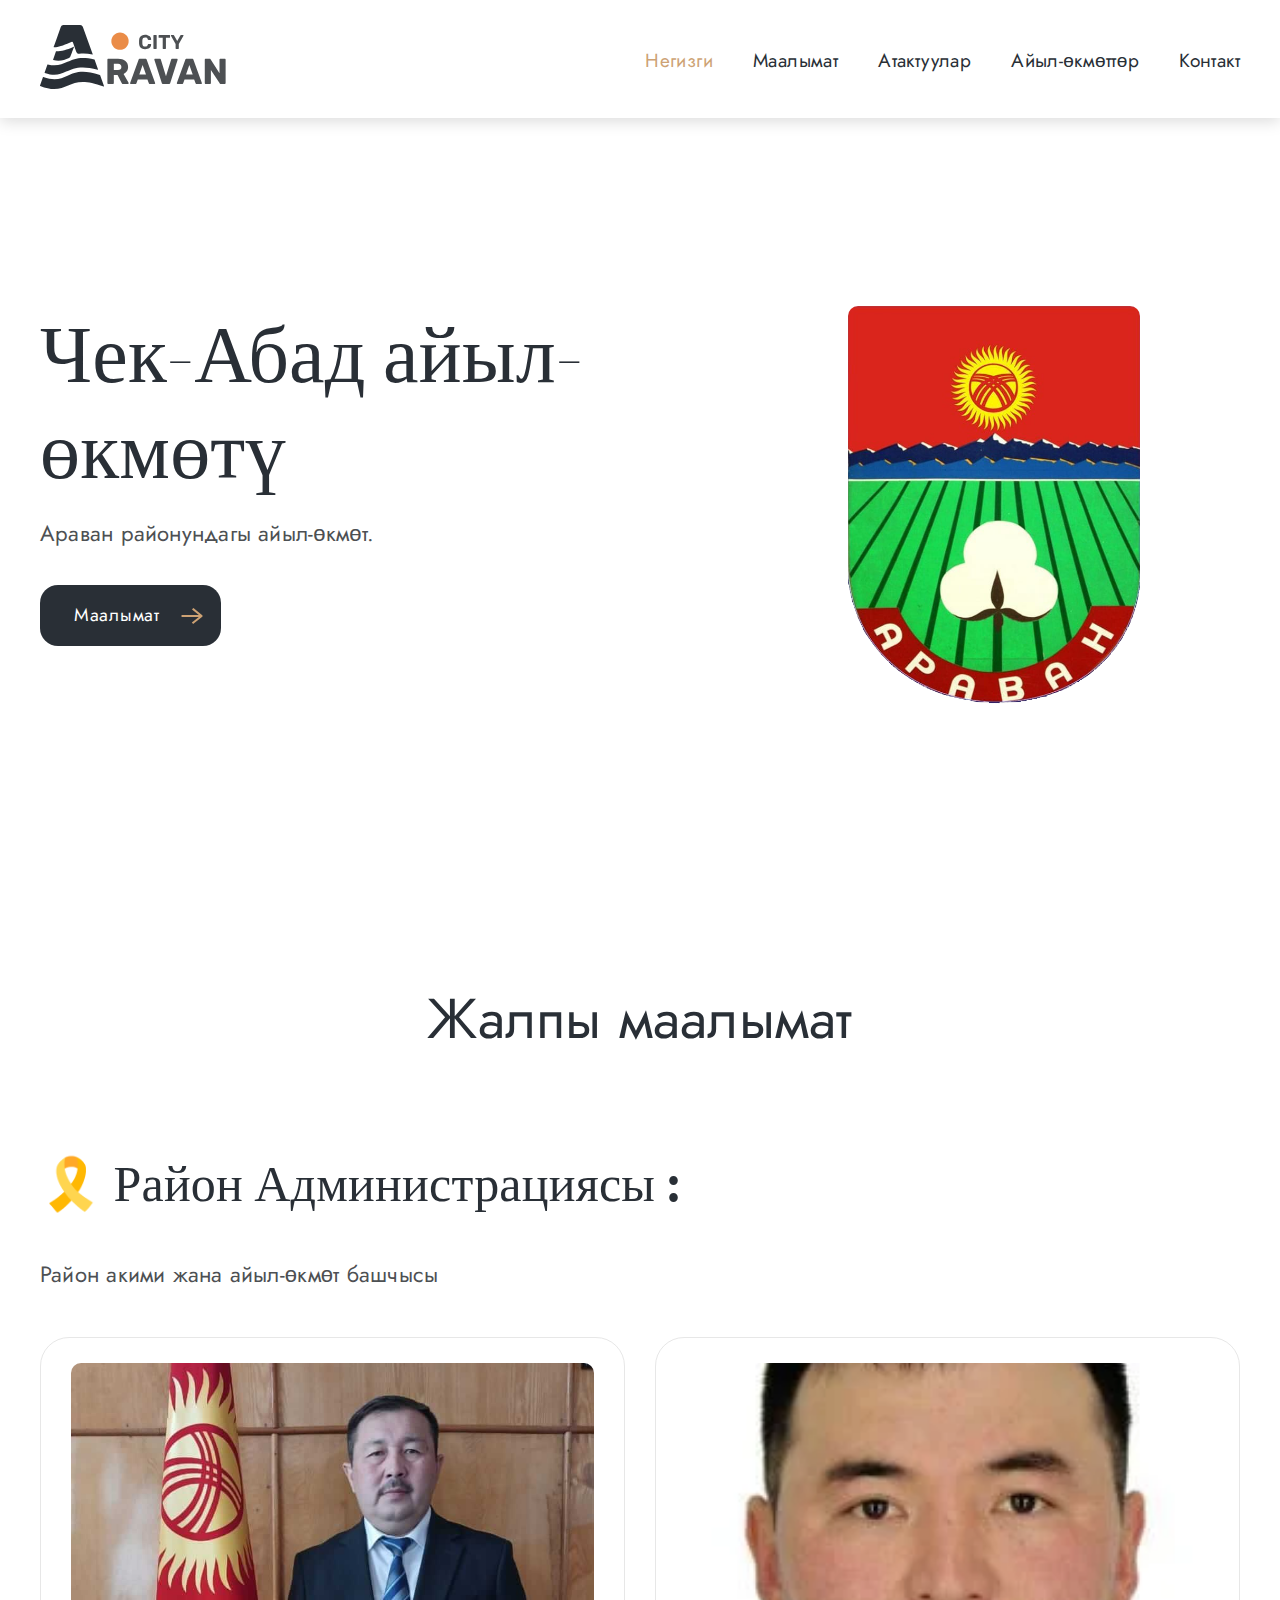
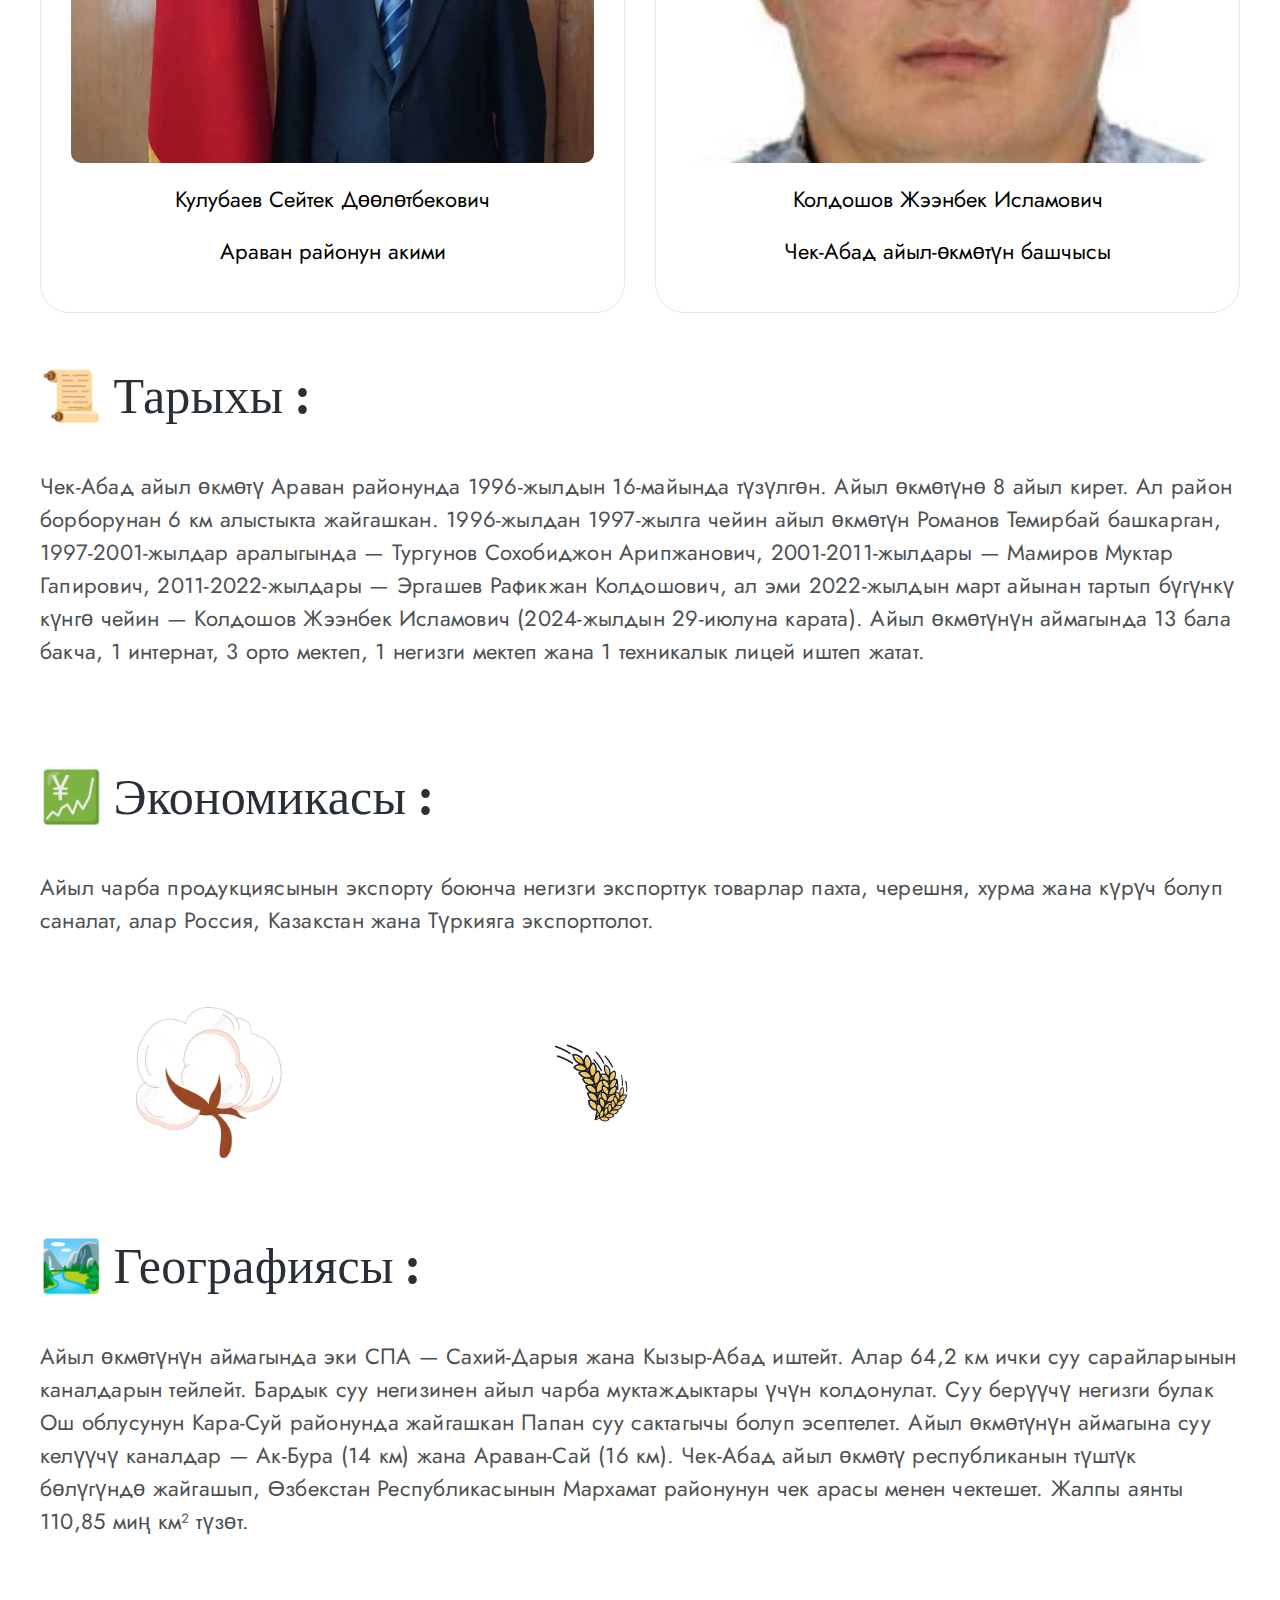
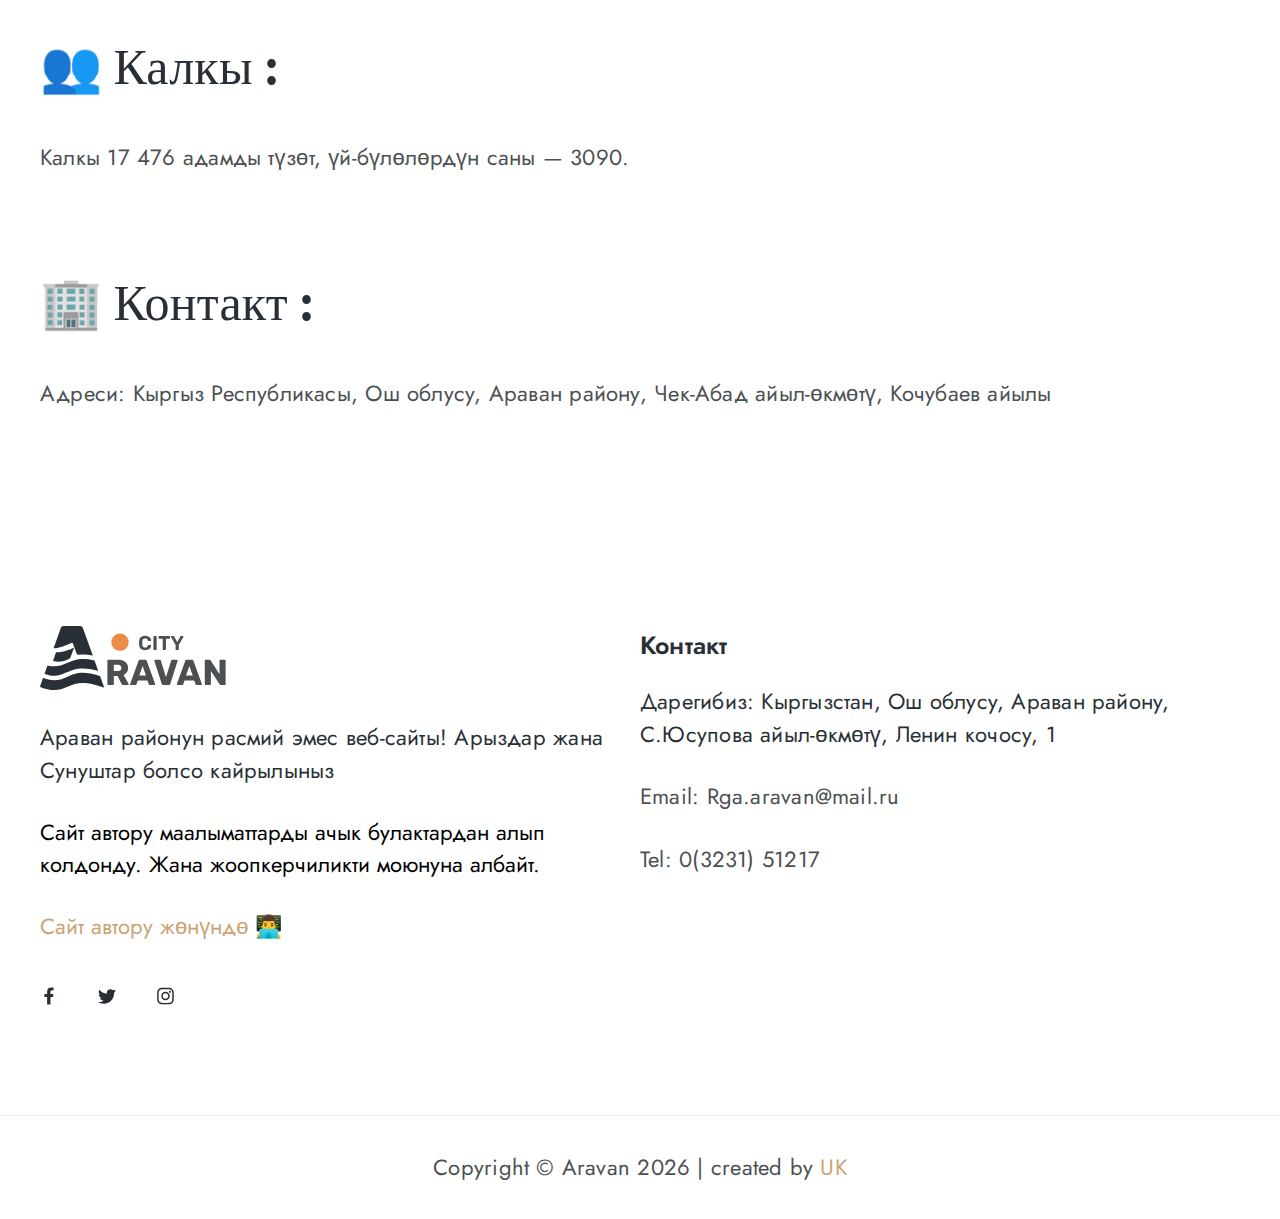
<file: pages/chek-abad-a.html>
<!DOCTYPE html>
<html lang="en">

<head>
    <meta charset="UTF-8">
    <meta http-equiv="X-UA-Compatible" content="IE=edge">
    <meta name="viewport" content="width=device-width, initial-scale=1.0">
    <!-- Primary Meta Tags -->
    <title>Араван району , Араванский район , Аравон тумани</title>
    <meta name="title" content="Араван району , Араванский район , Аравон тумани" />
    <meta name="description"
        content="Араван району ,Ош облусу, Кыргызстан 
Араванский район Ошская область Кыргызская республика , Aravan , Osh , Kyrgyzstan, Aravon tumani Osh viloyati Qirg'iziston , Qirg'iz respublikasi , Santalatxon Yusupova qishlog'i , Санталатхан Юсупова айыл-өкмөтү , Алля Анаров айыл-өкмөтү , Араван районун расмий эмес веб-сайты! , Акжол махмудов араван , Хабиб Абдуллаев академик, Тойчу кочубаев" />

    <!-- Open Graph / Facebook -->
    <meta property="og:type" content="website" />
    <meta property="og:url" content="https://aravan.vercel.app/" />
    <meta property="og:title" content="Араван району , Араванский район , Аравон тумани" />
    <meta property="og:description"
        content="Араван району ,Ош облусу, Кыргызстан 
Араванский район Ошская область Кыргызская республика , Aravan , Osh , Kyrgyzstan, Aravon tumani Osh viloyati Qirg'iziston , Qirg'iz respublikasi , Santalatxon Yusupova qishlog'i , Санталатхан Юсупова айыл-өкмөтү , Алля Анаров айыл-өкмөтү , Араван районун расмий эмес веб-сайты! , Акжол махмудов араван , Хабиб Абдуллаев академик, Тойчу кочубаев" />
    <meta property="og:image" content="https://metatags.io/images/meta-tags.png" />

    <!-- Twitter -->
    <meta property="twitter:card" content="summary_large_image" />
    <meta property="twitter:url" content="https://aravan.vercel.app/" />
    <meta property="twitter:title" content="Араван району , Араванский район , Аравон тумани" />
    <meta property="twitter:description"
        content="Араван району ,Ош облусу, Кыргызстан 
Араванский район Ошская область Кыргызская республика , Aravan , Osh , Kyrgyzstan, Aravon tumani Osh viloyati Qirg'iziston , Qirg'iz respublikasi , Santalatxon Yusupova qishlog'i , Санталатхан Юсупова айыл-өкмөтү , Алля Анаров айыл-өкмөтү , Араван районун расмий эмес веб-сайты! , Акжол махмудов араван , Хабиб Абдуллаев академик, Тойчу кочубаев" />
    <meta property="twitter:image" content="https://metatags.io/images/meta-tags.png" />

    <!--* FAVICON -->
    <link rel="icon" type="image/x-icon" href="/images/header/FAVICON-ARAVAN.ico">
    <!-- Meta Tags Generated with https://metatags.io -->
    <!--* CSS FILE START -->
    <link rel="stylesheet" href="../css/main.css">
    <link rel="stylesheet" href="../css/media.css">
    <!--* CSS FILE END -->
    <!--* FONT LINK START -->
    <link rel="preconnect" href="https://fonts.googleapis.com">
    <link rel="preconnect" href="https://fonts.gstatic.com" crossorigin>
    <link href="https://fonts.googleapis.com/css2?family=DM+Serif+Display&family=Jost&display=swap" rel="stylesheet">
    <!--* FONT LINK END -->
    <!--* FONTAWESOME LINK START -->
    <link rel="stylesheet" href="https://cdnjs.cloudflare.com/ajax/libs/font-awesome/6.1.1/css/all.min.css"
        integrity="sha512-KfkfwYDsLkIlwQp6LFnl8zNdLGxu9YAA1QvwINks4PhcElQSvqcyVLLD9aMhXd13uQjoXtEKNosOWaZqXgel0g=="
        crossorigin="anonymous" referrerpolicy="no-referrer" />
    <!--* FONTAWESOME LINK END -->

</head>

<body>
    <!--* HEADER SECTION START -->
    <section class="header">
        <div class="container">
            <div class="navbar">
                <a href="../index.html" class="navbar__logo">
                    <img src="../images/header/Aravan-City-Logo-By-UK-New-2.svg" alt="Араван району Араванский район">
                </a>
                <i class="fa-solid fa-bars-staggered navbar__open-icon"></i>
                <ul class="nav">
                    <i class="fa-solid fa-chevron-left navbar__close-icon"></i>
                    <li class="nav__item"><a href="../index.html#hero" class="nav__link active">Негизги</a></li>
                    <li class="nav__item"><a href="../index.html#about" class="nav__link">Маалымат</a></li>
                    <li class="nav__item"><a href="../index.html#popular" class="nav__link">Атактуулар</a></li>
                    <li class="nav__item"><a href="./a-okmottor.html" class="nav__link">Айыл-өкмөттөр</a></li>
                    <li class="nav__item"><a href="#aloqa" class="nav__link">Контакт</a></li>
                </ul>
            </div>
        </div>
    </section>
    <!--* HEADER SECTION END -->

    <!--* HERO SECTION START -->
    <section class="hero" id="home">
        <div class="container">
            <div class="hero__content">
                <div class="hero__info">
                    <h1 class="hero__title">Чек-Абад айыл-өкмөтү</h1>
                    <p class="hero__description">
                        Араван районундагы айыл-өкмөт.
                    </p>
                    <a href="#about" class="hero__button">
                        <span>Маалымат</span>
                        <img src="../images/services/arrow-icon.svg" alt="араван">
                    </a>
                </div>
                <div class="hero__image hero__image--dev">
                    <img src="../images/hero/Aravan-Logo.png" alt="Араван району лого">
                </div>
            </div>
        </div>
    </section>
    <!--* HERO SECTION END -->

    <!--* ABOUT SECTION START -->
    <section class="about" id="about">
        <div class="container">
            <div class="about__content">
                <h2 class="about__section-title">Жалпы маалымат</h2>
                <div class="about__main">

                    <div class="about__info">
                        <h2 class="about__title">🎗️ Район Администрациясы : </h2>
                        <p class="about__description">
                            Район акими жана айыл-өкмөт башчысы
                        </p>
                        <div class="about__info-items__bosses">
                            <div class="about__info-item__boss about__info-item__boss--big">
                                <img src="../images/about/Kulubaev-Seitek.jpg"
                                    alt="Араван акими Сейтек Кулубаев Аким Араванского района">
                                <p class="about__description-boss">Кулубаев Сейтек Дөөлөтбекович</p>
                                <p class="about__description-boss">Араван районун акими </p>
                            </div>
                            <div class="about__info-item__boss">
                                <img src="../images/a-okmot/chek-abad/okmot-bashchy.webp"
                                    alt="Араван району Чек-Абад айыл-өкмөтүн башчысы Колдошов Жээнбек Исламович">
                                <p class="about__description-boss">Колдошов Жээнбек Исламович</p>
                                <p class="about__description-boss">Чек-Абад айыл-өкмөтүн башчысы </p>
                            </div>

                        </div>

                    </div>

                    <div class="about__info">
                        <h2 class="about__title">📜 Тарыхы : </h2>
                        <p class="about__description">
                            Чек-Абад айыл өкмөтү Араван районунда 1996-жылдын 16-майында түзүлгөн. Айыл өкмөтүнө 8 айыл кирет. Ал район борборунан 6 км алыстыкта жайгашкан. 1996-жылдан 1997-жылга чейин айыл өкмөтүн Романов Темирбай башкарган, 1997-2001-жылдар аралыгында — Тургунов Сохобиджон Арипжанович, 2001-2011-жылдары — Мамиров Муктар Гапирович, 2011-2022-жылдары — Эргашев Рафикжан Колдошович, ал эми 2022-жылдын март айынан тартып бүгүнкү күнгө чейин — Колдошов Жээнбек Исламович (2024-жылдын 29-июлуна карата).

                            Айыл өкмөтүнүн аймагында 13 бала бакча, 1 интернат, 3 орто мектеп, 1 негизги мектеп жана 1 техникалык лицей иштеп жатат.
                        </p>
                    </div>
                    <div class="about__info">
                        <h2 class="about__title">💹 Экономикасы : </h2>
                        <p class="about__description">
                            Айыл чарба продукциясынын экспорту боюнча негизги экспорттук товарлар пахта, черешня, хурма жана күрүч болуп саналат, алар Россия, Казакстан жана Түркияга экспорттолот.
                        </p>
                        <div class="about__info-items">
                            <div class="about__info-item">
                                <img src="../images/about/paxta.png" alt="Араван пахта">
                            </div>
                            <div class="about__info-item">
                                <img src="../images/about/bugdoy.jpg" alt="Араван буудай">
                            </div>
                        </div>
                    </div>
                    <div class="about__info">
                        <h2 class="about__title">️🏞️ Географиясы : </h2>
                        <p class="about__description">
                            Айыл өкмөтүнүн аймагында эки СПА — Сахий-Дарыя жана Кызыр-Абад иштейт. Алар 64,2 км ички суу сарайларынын каналдарын тейлейт. Бардык суу негизинен айыл чарба муктаждыктары үчүн колдонулат. Суу берүүчү негизги булак Ош облусунун Кара-Суй районунда жайгашкан Папан суу сактагычы болуп эсептелет. Айыл өкмөтүнүн аймагына суу келүүчү каналдар — Ак-Бура (14 км) жана Араван-Сай (16 км).  Чек-Абад айыл өкмөтү республиканын түштүк бөлүгүндө жайгашып, Өзбекстан Республикасынын Мархамат районунун чек арасы менен чектешет. Жалпы аянты 110,85 миң км² түзөт.
                        </p>
                    </div>
                    <div class="about__info">
                        <h2 class="about__title">👥 Калкы : </h2>
                        <p class="about__description">
                            Калкы 17 476 адамды түзөт, үй-бүлөлөрдүн саны — 3090.
                        </p>

                    </div>
                    <div class="about__info">
                        <h2 class="about__title">🏢 Контакт : </h2>
                        <p class="about__description">
                            Адреси: Кыргыз Республикасы, Ош облусу, Араван району, Чек-Абад айыл-өкмөтү, Кочубаев айылы
                    
                        </p>

                    </div>




                </div>
            </div>
        </div>
    </section>
    <!--* ABOUT SECTION END -->


      <!--* FOOTER SECTION START -->
      <section class="footer" id="aloqa">
        <div class="footer__content">
            <div class="container">
                <div class="footer__main">
                    <div class="footer__item footer__item--large">
                        <a href="#" class="footer__logo">
                            <img src="../images/header/Aravan-City-Logo-By-UK-New-2.svg"
                                alt="Араван району Араванский район Ош">
                        </a>
                        <p class="footer__item-text" >
                            Араван районун расмий эмес веб-сайты!
                            Арыздар жана Сунуштар болсо кайрылыныз<div class="br"></div>
                            Сайт автору маалыматтарды ачык булактардан алып колдонду.
                            Жана жоопкерчиликти моюнуна албайт.
                        </p>
                        
                        <a class="footer__dev" href="../pages/about.html">
                            Сайт автору жөнүндө 👨‍💻
                        </a>
                        <div class="footer__social-icons">
                            <a href="#" class="footer__social-icon">
                                <img src="../images/footer/facebook-icon.svg" alt="icon...">
                            </a>
                            <a href="#" class="footer__social-icon">
                                <img src="../images/footer/twitter-icon.svg" alt="icon...">
                            </a>
                            <a href="#" class="footer__social-icon">
                                <img src="../images/footer/instagram-icon.svg" alt="icon...">
                            </a>
                        </div>
                    </div>

                    <div class="footer__item footer__item--large">
                        <h3 class="footer__item-title">Контакт</h3>
                        <a href="https://www.google.com/maps/place/%D0%90%D0%B4%D0%BC%D0%B8%D0%BD%D0%B8%D1%81%D1%82%D1%80%D0%B0%D1%86%D0%B8%D1%8F+%D0%90%D1%80%D0%B0%D0%B2%D0%B0%D0%BD%D1%81%D0%BA%D0%BE%D0%B3%D0%BE+%D0%A0%D0%B0%D0%B9%D0%BE%D0%BD%D0%B0/@40.5116491,72.5010715,18.5z/data=!4m15!1m8!3m7!1s0x38bc5b91f38a0ac7:0xda880d7b2bc78093!2z0JDRgNCw0LLQsNC90YHQutC40Lkg0YDQsNC50L7QvQ!3b1!8m2!3d40.435113!4d72.4968189!16s%2Fm%2F03wfn9t!3m5!1s0x38bc59ebb0436bed:0xd03746a42bb611d9!8m2!3d40.5117421!4d72.5006481!16s%2Fg%2F1v2pnlbf?entry=ttu&g_ep=EgoyMDI1MDEyOS4xIKXMDSoASAFQAw%3D%3D"
                            class="footer__item-text">
                            Дарегибиз: Кыргызстан, Ош облусу, Араван району, C.Юсупова айыл-өкмөтү, Ленин кочосу, 1
                        </a>
                        <a class="footer__item-email">Email: Rga.aravan@mail.ru</a>
                        <a href="tel:+323151217" class="footer__item-phone">Tel: 0(3231) 51217</a>
                    </div>
                </div>
            </div>
            <div class="footer__bottom">
                <div class="container">
                    <h3 class="footer__bottom-text">
                        Copyright © Aravan <span id="date"></span> | created by
                        <a href="https://github.com/umidzhondev">UK</a>
                    </h3>
                </div>
            </div>
        </div>
        </div>
    </section>
    <!--* FOOTER SECTION END -->

    <!--* JAVASCRIPT FILE START -->
    <script src="../js/main.js"></script>
    <!--* JAVASCRIPT FILE END -->
</body>

</html>
</file>
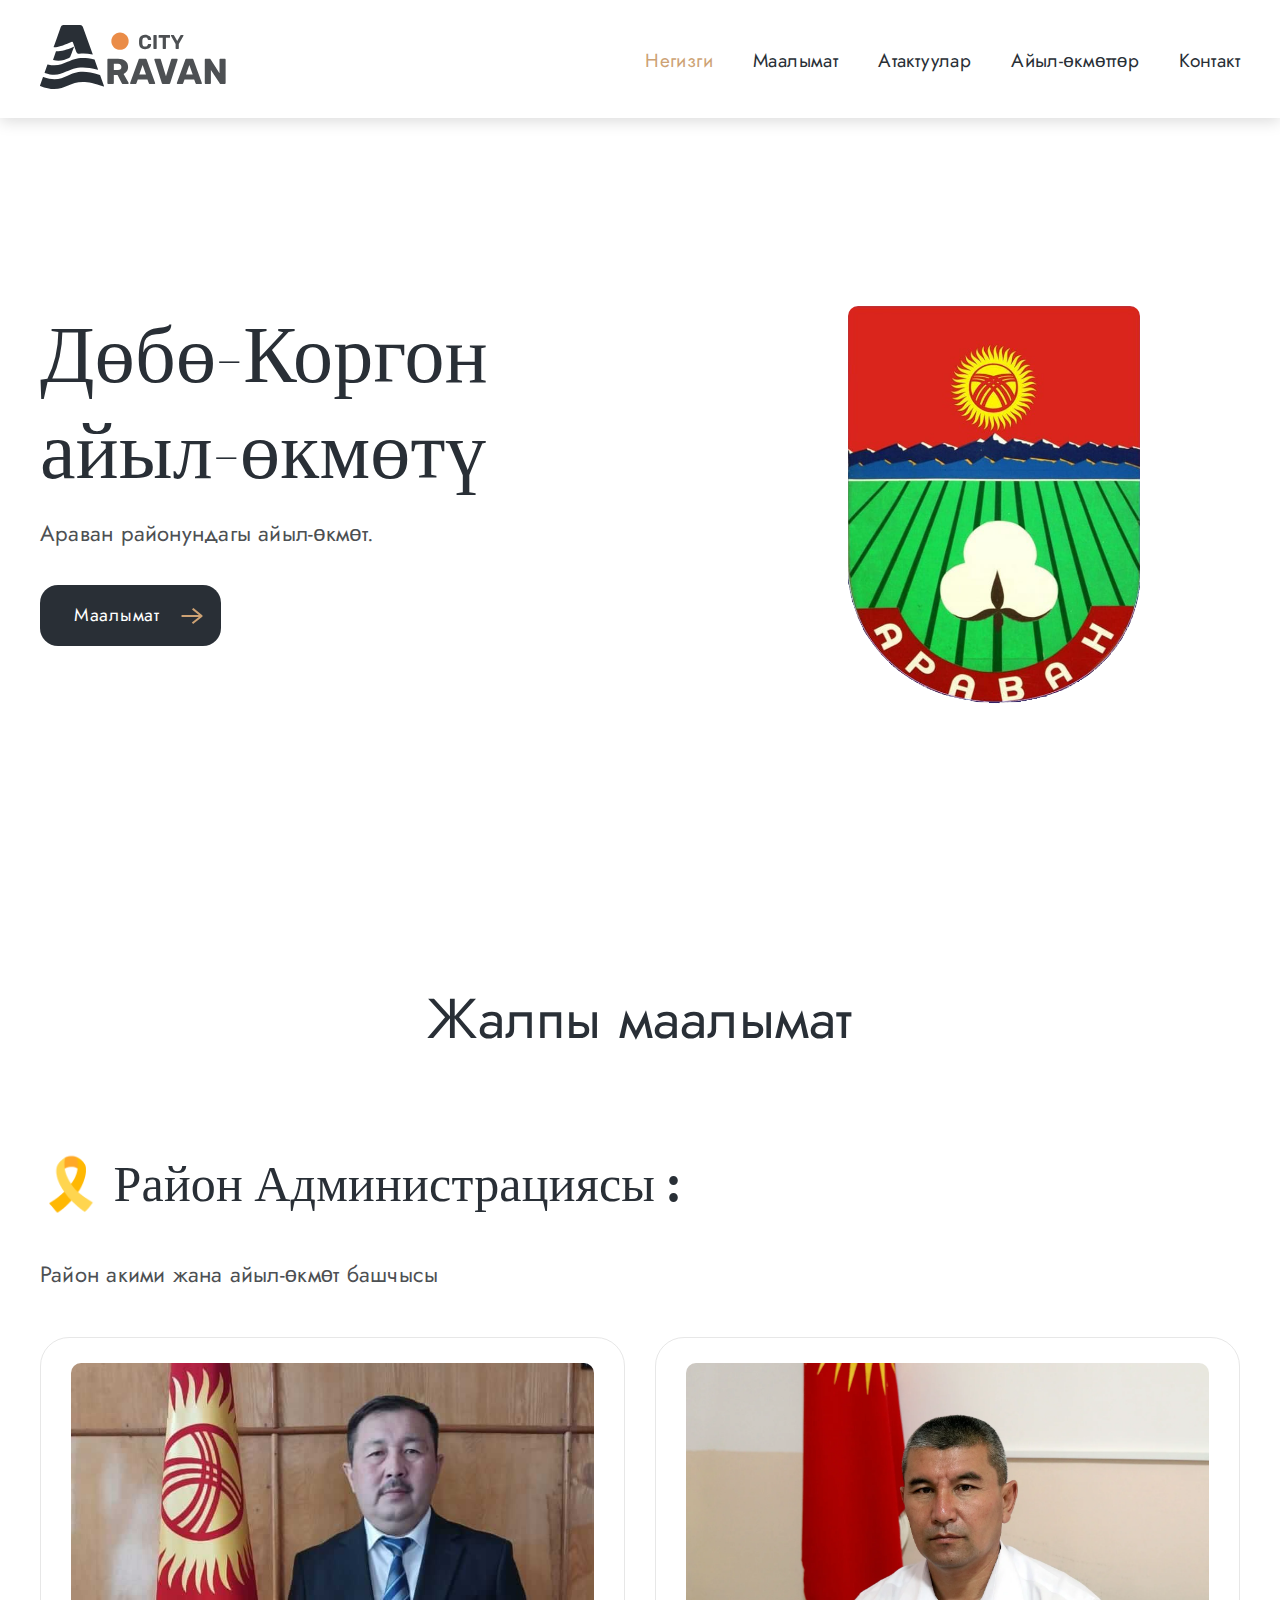
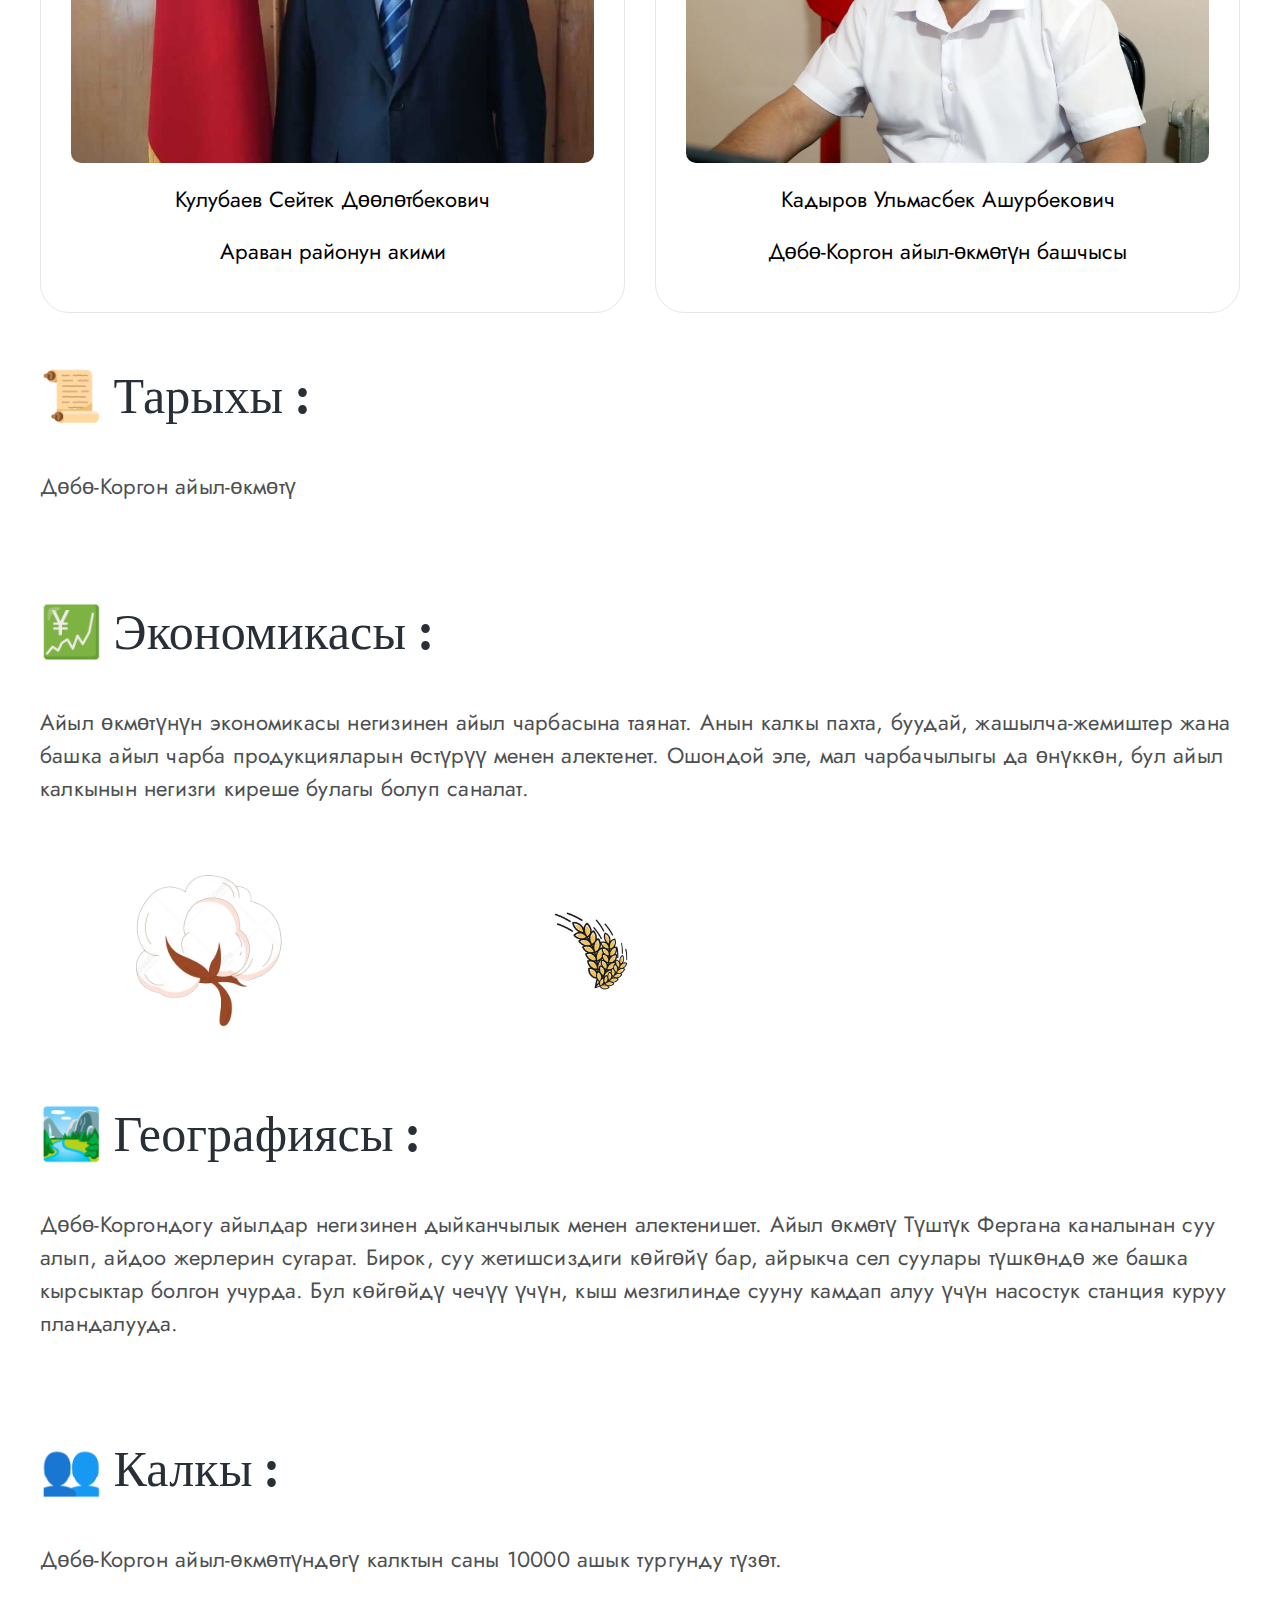
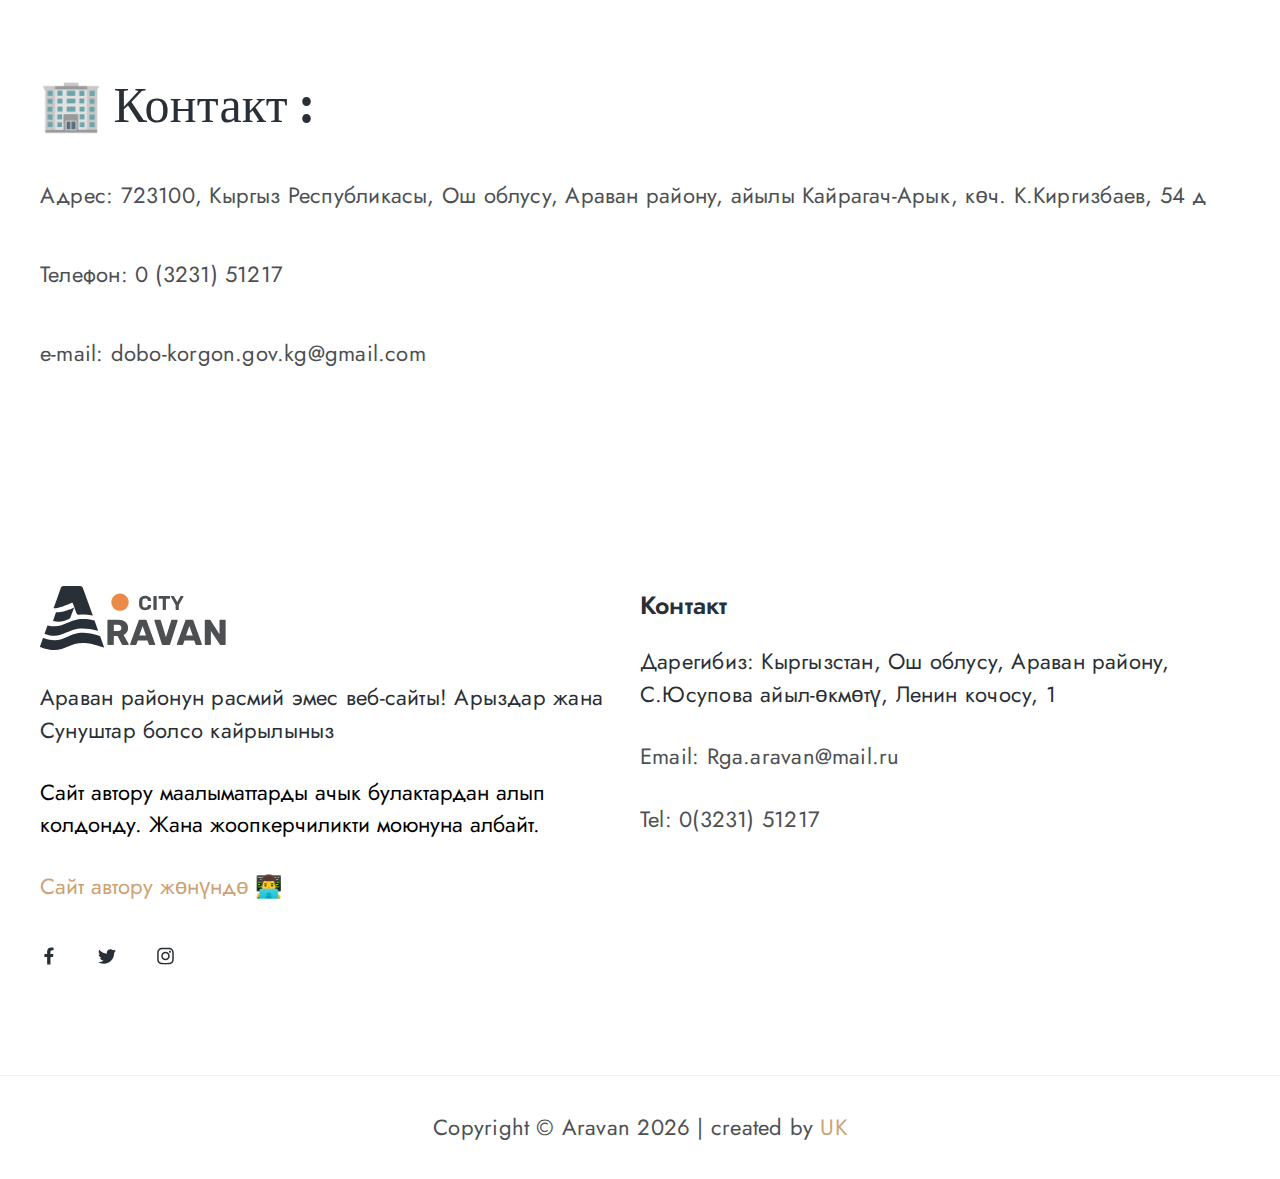
<file: pages/dobo-korgon-a.html>
<!DOCTYPE html>
<html lang="en">

<head>
    <meta charset="UTF-8">
    <meta http-equiv="X-UA-Compatible" content="IE=edge">
    <meta name="viewport" content="width=device-width, initial-scale=1.0">
    <!-- Primary Meta Tags -->
    <title>Араван району , Араванский район , Аравон тумани</title>
    <meta name="title" content="Араван району , Араванский район , Аравон тумани" />
    <meta name="description"
        content="Араван району ,Ош облусу, Кыргызстан 
Араванский район Ошская область Кыргызская республика , Aravan , Osh , Kyrgyzstan, Aravon tumani Osh viloyati Qirg'iziston , Qirg'iz respublikasi , Santalatxon Yusupova qishlog'i , Санталатхан Юсупова айыл-өкмөтү , Алля Анаров айыл-өкмөтү , Араван районун расмий эмес веб-сайты! , Акжол махмудов араван , Хабиб Абдуллаев академик, Тойчу кочубаев" />

    <!-- Open Graph / Facebook -->
    <meta property="og:type" content="website" />
    <meta property="og:url" content="https://aravan.vercel.app/" />
    <meta property="og:title" content="Араван району , Араванский район , Аравон тумани" />
    <meta property="og:description"
        content="Араван району ,Ош облусу, Кыргызстан 
Араванский район Ошская область Кыргызская республика , Aravan , Osh , Kyrgyzstan, Aravon tumani Osh viloyati Qirg'iziston , Qirg'iz respublikasi , Santalatxon Yusupova qishlog'i , Санталатхан Юсупова айыл-өкмөтү , Алля Анаров айыл-өкмөтү , Араван районун расмий эмес веб-сайты! , Акжол махмудов араван , Хабиб Абдуллаев академик, Тойчу кочубаев" />
    <meta property="og:image" content="https://metatags.io/images/meta-tags.png" />

    <!-- Twitter -->
    <meta property="twitter:card" content="summary_large_image" />
    <meta property="twitter:url" content="https://aravan.vercel.app/" />
    <meta property="twitter:title" content="Араван району , Араванский район , Аравон тумани" />
    <meta property="twitter:description"
        content="Араван району ,Ош облусу, Кыргызстан 
Араванский район Ошская область Кыргызская республика , Aravan , Osh , Kyrgyzstan, Aravon tumani Osh viloyati Qirg'iziston , Qirg'iz respublikasi , Santalatxon Yusupova qishlog'i , Санталатхан Юсупова айыл-өкмөтү , Алля Анаров айыл-өкмөтү , Араван районун расмий эмес веб-сайты! , Акжол махмудов араван , Хабиб Абдуллаев академик, Тойчу кочубаев" />
    <meta property="twitter:image" content="https://metatags.io/images/meta-tags.png" />

    <!--* FAVICON -->
    <link rel="icon" type="image/x-icon" href="/images/header/FAVICON-ARAVAN.ico">
    <!-- Meta Tags Generated with https://metatags.io -->
    <!--* CSS FILE START -->
    <link rel="stylesheet" href="../css/main.css">
    <link rel="stylesheet" href="../css/media.css">
    <!--* CSS FILE END -->
    <!--* FONT LINK START -->
    <link rel="preconnect" href="https://fonts.googleapis.com">
    <link rel="preconnect" href="https://fonts.gstatic.com" crossorigin>
    <link href="https://fonts.googleapis.com/css2?family=DM+Serif+Display&family=Jost&display=swap" rel="stylesheet">
    <!--* FONT LINK END -->
    <!--* FONTAWESOME LINK START -->
    <link rel="stylesheet" href="https://cdnjs.cloudflare.com/ajax/libs/font-awesome/6.1.1/css/all.min.css"
        integrity="sha512-KfkfwYDsLkIlwQp6LFnl8zNdLGxu9YAA1QvwINks4PhcElQSvqcyVLLD9aMhXd13uQjoXtEKNosOWaZqXgel0g=="
        crossorigin="anonymous" referrerpolicy="no-referrer" />
    <!--* FONTAWESOME LINK END -->

</head>

<body>
    <!--* HEADER SECTION START -->
    <section class="header">
        <div class="container">
            <div class="navbar">
                <a href="../index.html" class="navbar__logo">
                    <img src="../images/header/Aravan-City-Logo-By-UK-New-2.svg" alt="Араван району Араванский район">
                </a>
                <i class="fa-solid fa-bars-staggered navbar__open-icon"></i>
                <ul class="nav">
                    <i class="fa-solid fa-chevron-left navbar__close-icon"></i>
                    <li class="nav__item"><a href="../index.html#hero" class="nav__link active">Негизги</a></li>
                    <li class="nav__item"><a href="../index.html#about" class="nav__link">Маалымат</a></li>
                    <li class="nav__item"><a href="../index.html#popular" class="nav__link">Атактуулар</a></li>
                    <li class="nav__item"><a href="./a-okmottor.html" class="nav__link">Айыл-өкмөттөр</a></li>
                    <li class="nav__item"><a href="#aloqa" class="nav__link">Контакт</a></li>
                </ul>
            </div>
        </div>
    </section>
    <!--* HEADER SECTION END -->

    <!--* HERO SECTION START -->
    <section class="hero" id="home">
        <div class="container">
            <div class="hero__content">
                <div class="hero__info">
                    <h1 class="hero__title">Дөбө-Коргон айыл-өкмөтү</h1>
                    <p class="hero__description">
                        Араван районундагы айыл-өкмөт.
                    </p>
                    <a href="#about" class="hero__button">
                        <span>Маалымат</span>
                        <img src="../images/services/arrow-icon.svg" alt="араван">
                    </a>
                </div>
                <div class="hero__image hero__image--dev">
                    <img src="../images/hero/Aravan-Logo.png" alt="Араван району лого">
                </div>
            </div>
        </div>
    </section>
    <!--* HERO SECTION END -->

    <!--* ABOUT SECTION START -->
    <section class="about" id="about">
        <div class="container">
            <div class="about__content">
                <h2 class="about__section-title">Жалпы маалымат</h2>
                <div class="about__main">

                    <div class="about__info">
                        <h2 class="about__title">🎗️ Район Администрациясы : </h2>
                        <p class="about__description">
                            Район акими жана айыл-өкмөт башчысы
                        </p>
                        <div class="about__info-items__bosses">
                            <div class="about__info-item__boss about__info-item__boss--big">
                                <img src="../images/about/Kulubaev-Seitek.jpg"
                                    alt="Араван акими Сейтек Кулубаев Аким Араванского района">
                                <p class="about__description-boss">Кулубаев Сейтек Дөөлөтбекович</p>
                                <p class="about__description-boss">Араван районун акими </p>
                            </div>
                            <div class="about__info-item__boss">
                                <img src="../images/a-okmot/dobo-korgon/okmot-bashchy.webp"
                                    alt="Араван району КерДөбө-Коргон айыл-өкмөтүн башчысы Кадыров Ульмасбек Ашурбекович">
                                <p class="about__description-boss">Кадыров Ульмасбек Ашурбекович</p>
                                <p class="about__description-boss">Дөбө-Коргон айыл-өкмөтүн башчысы </p>
                            </div>

                        </div>

                    </div>

                    <div class="about__info">
                        <h2 class="about__title">📜 Тарыхы : </h2>
                        <p class="about__description">
                            Дөбө-Коргон айыл-өкмөтү
                        </p>
                    </div>
                    <div class="about__info">
                        <h2 class="about__title">💹 Экономикасы : </h2>
                        <p class="about__description">
                            Айыл өкмөтүнүн экономикасы негизинен айыл чарбасына таянат. Анын калкы пахта, буудай, жашылча-жемиштер жана башка айыл чарба продукцияларын өстүрүү менен алектенет. Ошондой эле, мал чарбачылыгы да өнүккөн, бул айыл калкынын негизги киреше булагы болуп саналат. 
                        </p>
                        <div class="about__info-items">
                            <div class="about__info-item">
                                <img src="../images/about/paxta.png" alt="Араван пахта">
                            </div>
                            <div class="about__info-item">
                                <img src="../images/about/bugdoy.jpg" alt="Араван буудай">
                            </div>
                        </div>
                    </div>
                    <div class="about__info">
                        <h2 class="about__title">️🏞️ Географиясы : </h2>
                        <p class="about__description">
                            Дөбө-Коргондогу айылдар негизинен дыйканчылык менен алектенишет. Айыл өкмөтү Түштүк Фергана каналынан суу алып, айдоо жерлерин сугарат. Бирок, суу жетишсиздиги көйгөйү бар, айрыкча сел суулары түшкөндө же башка кырсыктар болгон учурда. Бул көйгөйдү чечүү үчүн, кыш мезгилинде сууну камдап алуу үчүн насостук станция куруу пландалууда.
                        </p>
                    </div>
                    <div class="about__info">
                        <h2 class="about__title">👥 Калкы : </h2>
                        <p class="about__description">
                           Дөбө-Коргон айыл-өкмөттүндөгү калктын саны
                            10000 ашык тургунду
                            түзөт.
                        </p>

                    </div>
                    <div class="about__info">
                        <h2 class="about__title">🏢 Контакт : </h2>
                        <p class="about__description">
                            Адрес: 723100, Кыргыз Республикасы, Ош облусу, Араван району, айылы Кайрагач-Арык, көч. К.Киргизбаев, 54 д
                        </p>
                        <p class="about__description">
                            Телефон:  0 (3231) 51217
                        </p>
                        <p class="about__description">
                            e-mail: dobo-korgon.gov.kg@gmail.com
                        </p>

                    </div>




                </div>
            </div>
        </div>
    </section>
    <!--* ABOUT SECTION END -->


    <!--* FOOTER SECTION START -->
    <section class="footer" id="aloqa">
        <div class="footer__content">
            <div class="container">
                <div class="footer__main">
                    <div class="footer__item footer__item--large">
                        <a href="#" class="footer__logo">
                            <img src="../images/header/Aravan-City-Logo-By-UK-New-2.svg"
                                alt="Араван району Араванский район Ош">
                        </a>
                        <p class="footer__item-text" >
                            Араван районун расмий эмес веб-сайты!
                            Арыздар жана Сунуштар болсо кайрылыныз<div class="br"></div>
                            Сайт автору маалыматтарды ачык булактардан алып колдонду.
                            Жана жоопкерчиликти моюнуна албайт.
                        </p>
                        
                        <a class="footer__dev" href="../pages/about.html">
                            Сайт автору жөнүндө 👨‍💻
                        </a>
                        <div class="footer__social-icons">
                            <a href="#" class="footer__social-icon">
                                <img src="../images/footer/facebook-icon.svg" alt="icon...">
                            </a>
                            <a href="#" class="footer__social-icon">
                                <img src="../images/footer/twitter-icon.svg" alt="icon...">
                            </a>
                            <a href="#" class="footer__social-icon">
                                <img src="../images/footer/instagram-icon.svg" alt="icon...">
                            </a>
                        </div>
                    </div>

                    <div class="footer__item footer__item--large">
                        <h3 class="footer__item-title">Контакт</h3>
                        <a href="https://www.google.com/maps/place/%D0%90%D0%B4%D0%BC%D0%B8%D0%BD%D0%B8%D1%81%D1%82%D1%80%D0%B0%D1%86%D0%B8%D1%8F+%D0%90%D1%80%D0%B0%D0%B2%D0%B0%D0%BD%D1%81%D0%BA%D0%BE%D0%B3%D0%BE+%D0%A0%D0%B0%D0%B9%D0%BE%D0%BD%D0%B0/@40.5116491,72.5010715,18.5z/data=!4m15!1m8!3m7!1s0x38bc5b91f38a0ac7:0xda880d7b2bc78093!2z0JDRgNCw0LLQsNC90YHQutC40Lkg0YDQsNC50L7QvQ!3b1!8m2!3d40.435113!4d72.4968189!16s%2Fm%2F03wfn9t!3m5!1s0x38bc59ebb0436bed:0xd03746a42bb611d9!8m2!3d40.5117421!4d72.5006481!16s%2Fg%2F1v2pnlbf?entry=ttu&g_ep=EgoyMDI1MDEyOS4xIKXMDSoASAFQAw%3D%3D"
                            class="footer__item-text">
                            Дарегибиз: Кыргызстан, Ош облусу, Араван району, C.Юсупова айыл-өкмөтү, Ленин кочосу, 1
                        </a>
                        <a class="footer__item-email">Email: Rga.aravan@mail.ru</a>
                        <a href="tel:+323151217" class="footer__item-phone">Tel: 0(3231) 51217</a>
                    </div>
                </div>
            </div>
            <div class="footer__bottom">
                <div class="container">
                    <h3 class="footer__bottom-text">
                        Copyright © Aravan <span id="date"></span> | created by
                        <a href="https://github.com/umidzhondev">UK</a>
                    </h3>
                </div>
            </div>
        </div>
        </div>
    </section>
    <!--* FOOTER SECTION END -->

    <!--* JAVASCRIPT FILE START -->
    <script src="../js/main.js"></script>
    <!--* JAVASCRIPT FILE END -->
</body>

</html>
</file>
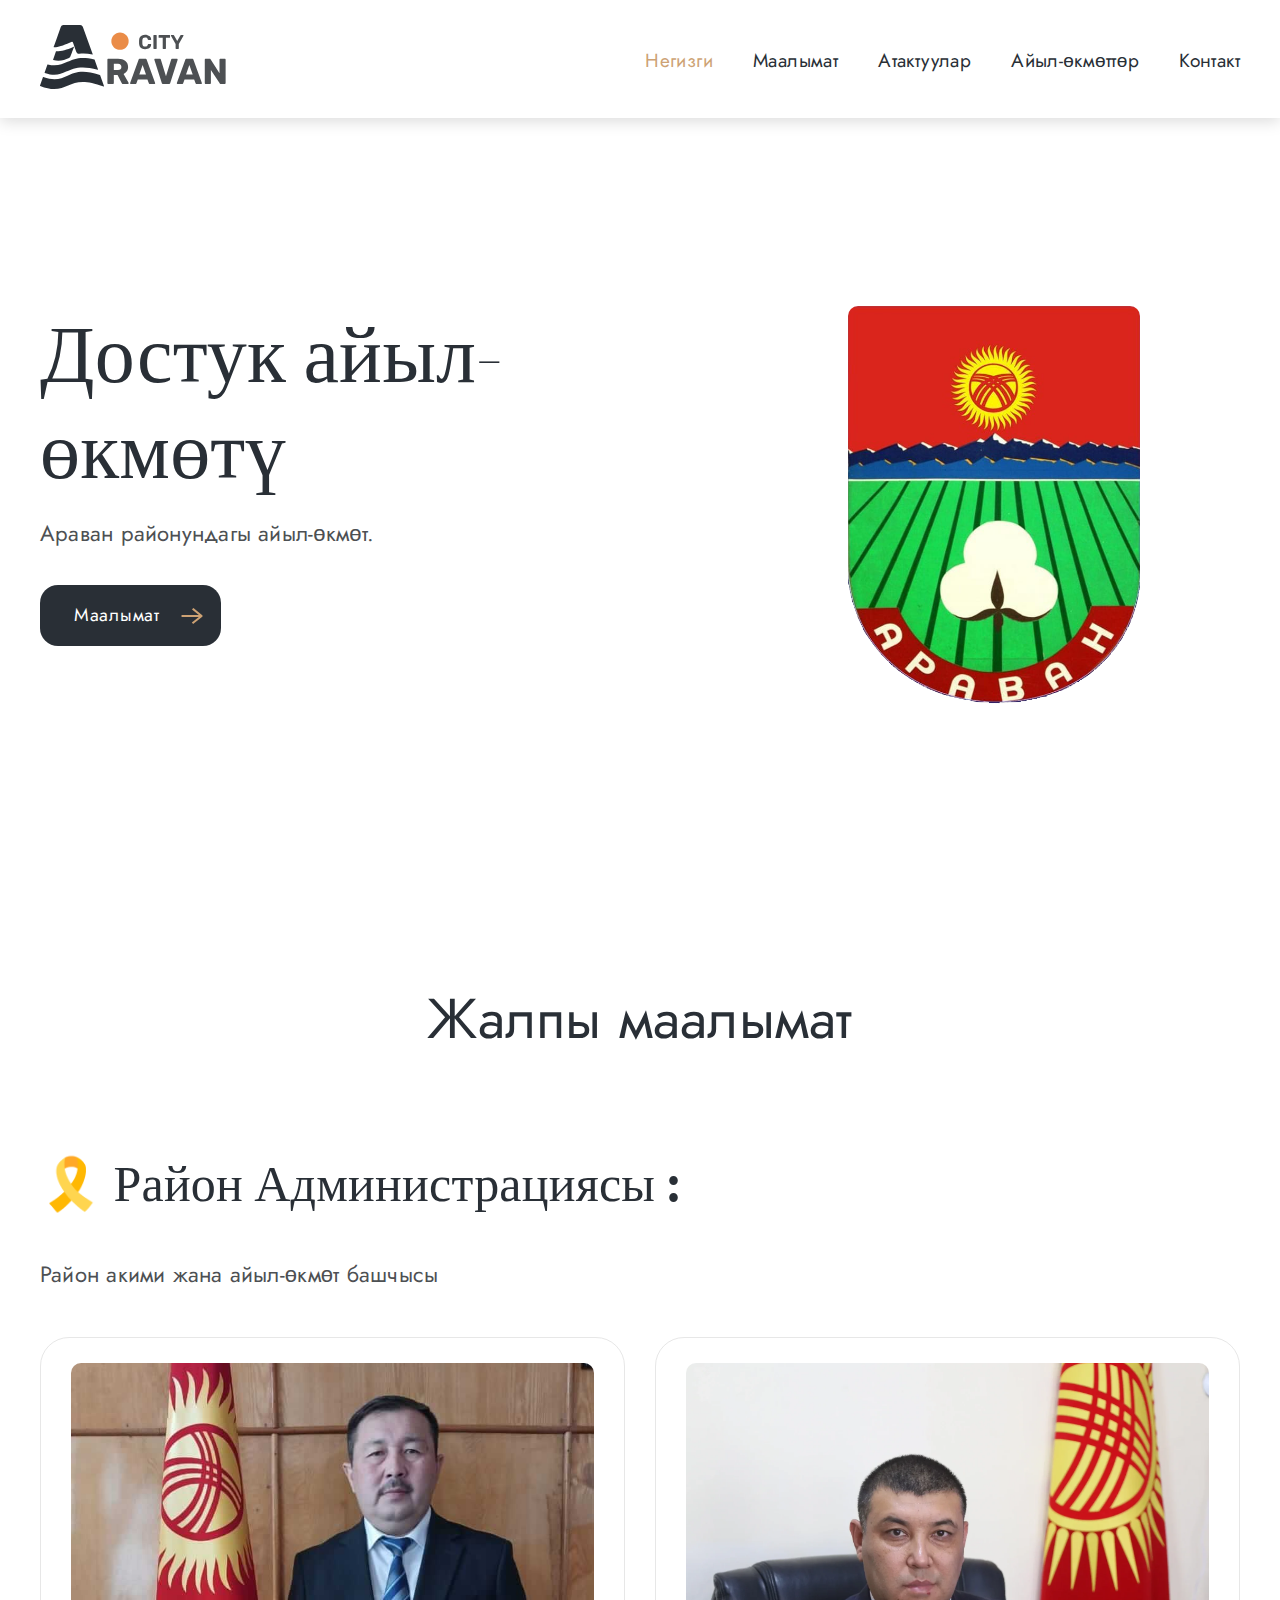
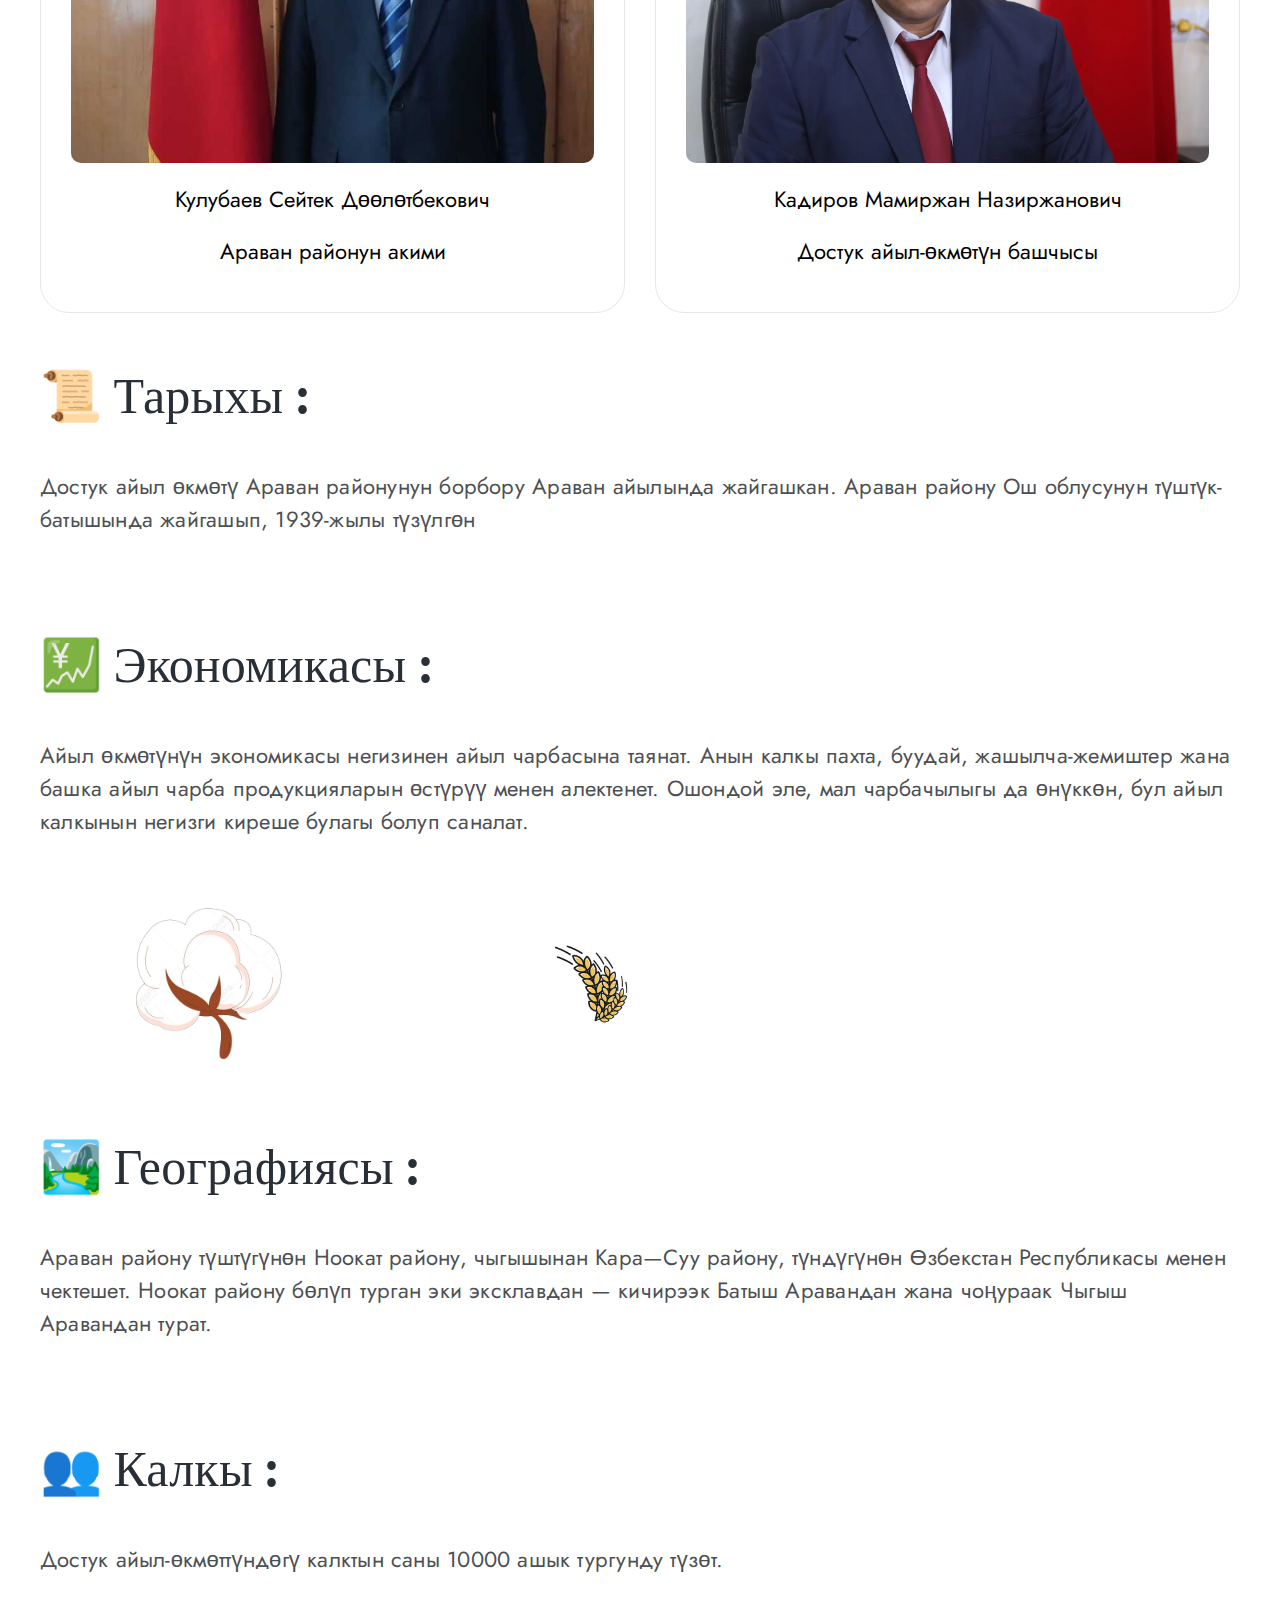
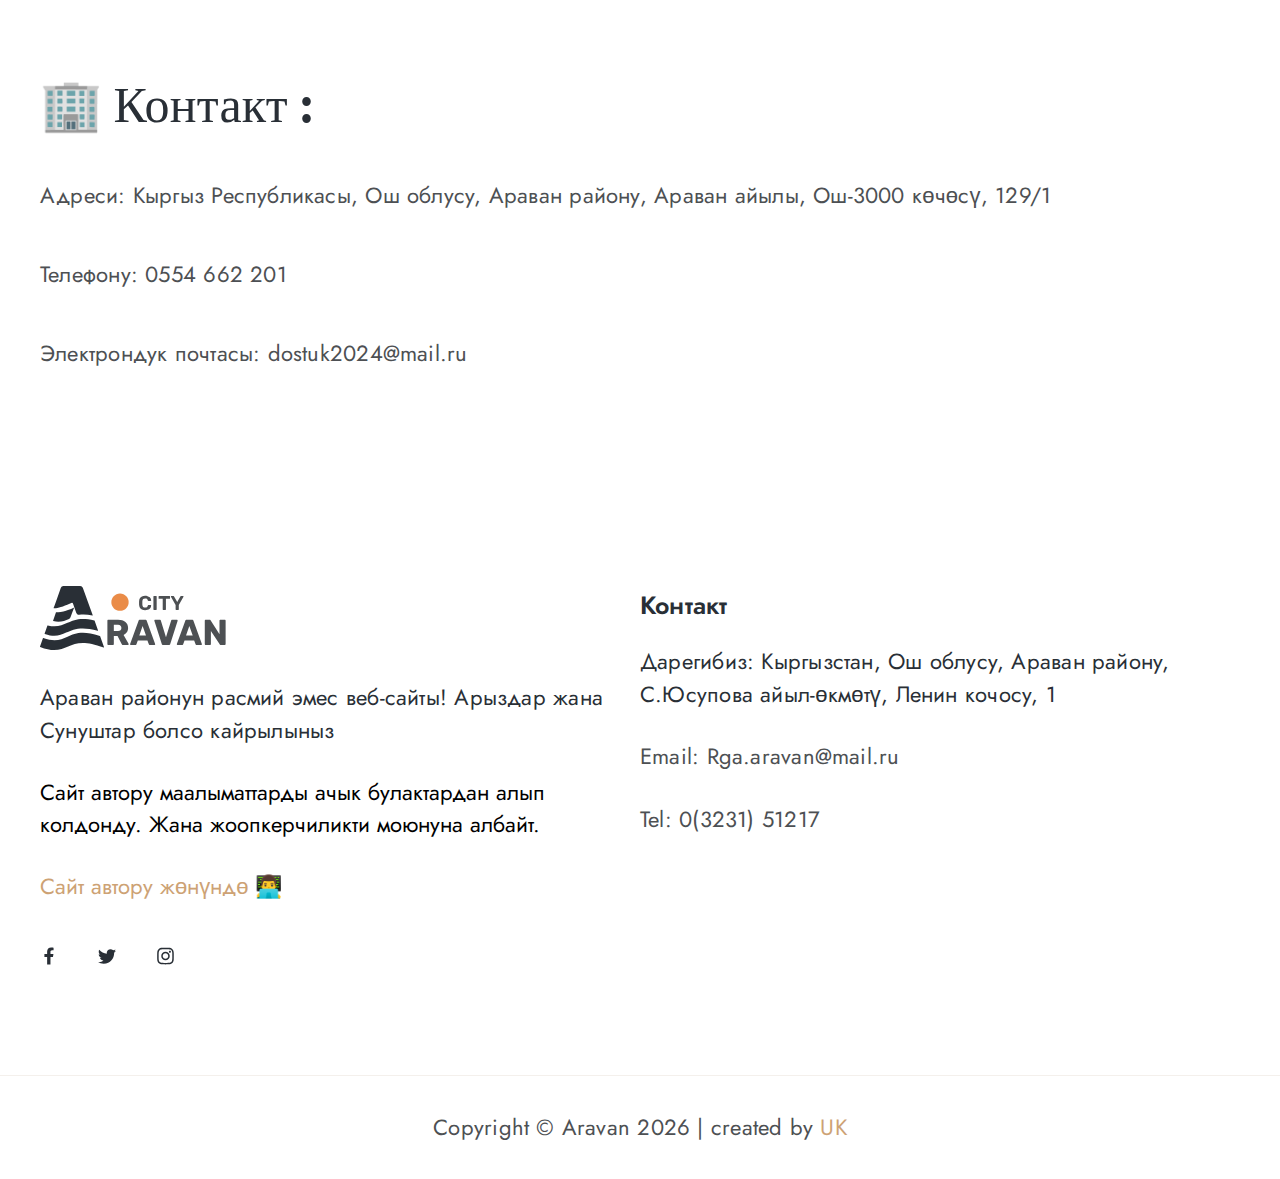
<file: pages/dostuk-a.html>
<!DOCTYPE html>
<html lang="en">

<head>
    <meta charset="UTF-8">
    <meta http-equiv="X-UA-Compatible" content="IE=edge">
    <meta name="viewport" content="width=device-width, initial-scale=1.0">
    <!-- Primary Meta Tags -->
    <title>Араван району , Араванский район , Аравон тумани</title>
    <meta name="title" content="Араван району , Араванский район , Аравон тумани" />
    <meta name="description"
        content="Араван району ,Ош облусу, Кыргызстан 
Араванский район Ошская область Кыргызская республика , Aravan , Osh , Kyrgyzstan, Aravon tumani Osh viloyati Qirg'iziston , Qirg'iz respublikasi , Santalatxon Yusupova qishlog'i , Санталатхан Юсупова айыл-өкмөтү , Алля Анаров айыл-өкмөтү , Араван районун расмий эмес веб-сайты! , Акжол махмудов араван , Хабиб Абдуллаев академик, Тойчу кочубаев" />

    <!-- Open Graph / Facebook -->
    <meta property="og:type" content="website" />
    <meta property="og:url" content="https://aravan.vercel.app/" />
    <meta property="og:title" content="Араван району , Араванский район , Аравон тумани" />
    <meta property="og:description"
        content="Араван району ,Ош облусу, Кыргызстан 
Араванский район Ошская область Кыргызская республика , Aravan , Osh , Kyrgyzstan, Aravon tumani Osh viloyati Qirg'iziston , Qirg'iz respublikasi , Santalatxon Yusupova qishlog'i , Санталатхан Юсупова айыл-өкмөтү , Алля Анаров айыл-өкмөтү , Араван районун расмий эмес веб-сайты! , Акжол махмудов араван , Хабиб Абдуллаев академик, Тойчу кочубаев" />
    <meta property="og:image" content="https://metatags.io/images/meta-tags.png" />

    <!-- Twitter -->
    <meta property="twitter:card" content="summary_large_image" />
    <meta property="twitter:url" content="https://aravan.vercel.app/" />
    <meta property="twitter:title" content="Араван району , Араванский район , Аравон тумани" />
    <meta property="twitter:description"
        content="Араван району ,Ош облусу, Кыргызстан 
Араванский район Ошская область Кыргызская республика , Aravan , Osh , Kyrgyzstan, Aravon tumani Osh viloyati Qirg'iziston , Qirg'iz respublikasi , Santalatxon Yusupova qishlog'i , Санталатхан Юсупова айыл-өкмөтү , Алля Анаров айыл-өкмөтү , Араван районун расмий эмес веб-сайты! , Акжол махмудов араван , Хабиб Абдуллаев академик, Тойчу кочубаев" />
    <meta property="twitter:image" content="https://metatags.io/images/meta-tags.png" />

    <!--* FAVICON -->
    <link rel="icon" type="image/x-icon" href="/images/header/FAVICON-ARAVAN.ico">
    <!-- Meta Tags Generated with https://metatags.io -->
    <!--* CSS FILE START -->
    <link rel="stylesheet" href="../css/main.css">
    <link rel="stylesheet" href="../css/media.css">
    <!--* CSS FILE END -->
    <!--* FONT LINK START -->
    <link rel="preconnect" href="https://fonts.googleapis.com">
    <link rel="preconnect" href="https://fonts.gstatic.com" crossorigin>
    <link href="https://fonts.googleapis.com/css2?family=DM+Serif+Display&family=Jost&display=swap" rel="stylesheet">
    <!--* FONT LINK END -->
    <!--* FONTAWESOME LINK START -->
    <link rel="stylesheet" href="https://cdnjs.cloudflare.com/ajax/libs/font-awesome/6.1.1/css/all.min.css"
        integrity="sha512-KfkfwYDsLkIlwQp6LFnl8zNdLGxu9YAA1QvwINks4PhcElQSvqcyVLLD9aMhXd13uQjoXtEKNosOWaZqXgel0g=="
        crossorigin="anonymous" referrerpolicy="no-referrer" />
    <!--* FONTAWESOME LINK END -->

</head>

<body>
    <!--* HEADER SECTION START -->
    <section class="header">
        <div class="container">
            <div class="navbar">
                <a href="../index.html" class="navbar__logo">
                    <img src="../images/header/Aravan-City-Logo-By-UK-New-2.svg" alt="Араван району Араванский район">
                </a>
                <i class="fa-solid fa-bars-staggered navbar__open-icon"></i>
                <ul class="nav">
                    <i class="fa-solid fa-chevron-left navbar__close-icon"></i>
                    <li class="nav__item"><a href="../index.html#hero" class="nav__link active">Негизги</a></li>
                    <li class="nav__item"><a href="../index.html#about" class="nav__link">Маалымат</a></li>
                    <li class="nav__item"><a href="../index.html#popular" class="nav__link">Атактуулар</a></li>
                    <li class="nav__item"><a href="./a-okmottor.html" class="nav__link">Айыл-өкмөттөр</a></li>
                    <li class="nav__item"><a href="#aloqa" class="nav__link">Контакт</a></li>
                </ul>
            </div>
        </div>
    </section>
    <!--* HEADER SECTION END -->

    <!--* HERO SECTION START -->
    <section class="hero" id="home">
        <div class="container">
            <div class="hero__content">
                <div class="hero__info">
                    <h1 class="hero__title">Достук айыл-өкмөтү</h1>
                    <p class="hero__description">
                        Араван районундагы айыл-өкмөт.
                    </p>
                    <a href="#about" class="hero__button">
                        <span>Маалымат</span>
                        <img src="../images/services/arrow-icon.svg" alt="араван">
                    </a>
                </div>
                <div class="hero__image hero__image--dev">
                    <img src="../images/hero/Aravan-Logo.png" alt="Араван району лого">
                </div>
            </div>
        </div>
    </section>
    <!--* HERO SECTION END -->

    <!--* ABOUT SECTION START -->
    <section class="about" id="about">
        <div class="container">
            <div class="about__content">
                <h2 class="about__section-title">Жалпы маалымат</h2>
                <div class="about__main">

                    <div class="about__info">
                        <h2 class="about__title">🎗️ Район Администрациясы : </h2>
                        <p class="about__description">
                            Район акими жана айыл-өкмөт башчысы
                        </p>
                        <div class="about__info-items__bosses">
                            <div class="about__info-item__boss about__info-item__boss--big">
                                <img src="../images/about/Kulubaev-Seitek.jpg"
                                    alt="Араван акими Сейтек Кулубаев Аким Араванского района">
                                <p class="about__description-boss">Кулубаев Сейтек Дөөлөтбекович</p>
                                <p class="about__description-boss">Араван районун акими </p>
                            </div>
                            <div class="about__info-item__boss">
                                <img src="../images/a-okmot/dostuk/okmot-bashchy.webp"
                                    alt="Араван району Достук айыл-өкмөтүн башчысы Кадиров Мамиржан Назиржанович ">
                                <p class="about__description-boss">Кадиров Мамиржан Назиржанович</p>
                                <p class="about__description-boss">Достук айыл-өкмөтүн башчысы </p>
                            </div>

                        </div>

                    </div>

                    <div class="about__info">
                        <h2 class="about__title">📜 Тарыхы : </h2>
                        <p class="about__description">
                            Достук айыл өкмөтү Араван районунун борбору Араван айылында жайгашкан. Араван району Ош облусунун түштүк-батышында жайгашып, 1939-жылы түзүлгөн
                        </p>
                    </div>
                    <div class="about__info">
                        <h2 class="about__title">💹 Экономикасы : </h2>
                        <p class="about__description">
                          Айыл өкмөтүнүн экономикасы негизинен айыл чарбасына таянат. Анын калкы пахта, буудай, жашылча-жемиштер жана башка айыл чарба продукцияларын өстүрүү менен алектенет. Ошондой эле, мал чарбачылыгы да өнүккөн, бул айыл калкынын негизги киреше булагы болуп саналат.
                        </p>
                        <div class="about__info-items">
                            <div class="about__info-item">
                                <img src="../images/about/paxta.png" alt="Араван пахта">
                            </div>
                            <div class="about__info-item">
                                <img src="../images/about/bugdoy.jpg" alt="Араван буудай">
                            </div>
                        </div>
                    </div>
                    <div class="about__info">
                        <h2 class="about__title">️🏞️ Географиясы : </h2>
                        <p class="about__description">
                            Араван району түштүгүнөн Ноокат району, чыгышынан Кара—Суу району, түндүгүнөн Өзбекстан
                            Республикасы менен чектешет.
                            Ноокат району бөлүп турган эки эксклавдан — кичирээк Батыш Аравандан жана чоңураак Чыгыш
                            Аравандан турат.
                        </p>
                    </div>
                    <div class="about__info">
                        <h2 class="about__title">👥 Калкы : </h2>
                        <p class="about__description">
                            Достук айыл-өкмөттүндөгү калктын саны
                            10000 ашык тургунду
                            түзөт.
                        </p>

                    </div>
                    <div class="about__info">
                        <h2 class="about__title">🏢 Контакт : </h2>
                        <p class="about__description">
                            Адреси: Кыргыз Республикасы, Ош облусу, Араван району, Араван айылы, Ош-3000 көчөсү, 129/1
                        </p>
                        <p class="about__description">
                            Телефону: 0554 662 201
                        </p>
                        <p class="about__description">
                            Электрондук почтасы: dostuk2024@mail.ru
                        </p>


                    </div>




                </div>
            </div>
        </div>
    </section>
    <!--* ABOUT SECTION END -->


     <!--* FOOTER SECTION START -->
     <section class="footer" id="aloqa">
        <div class="footer__content">
            <div class="container">
                <div class="footer__main">
                    <div class="footer__item footer__item--large">
                        <a href="#" class="footer__logo">
                            <img src="../images/header/Aravan-City-Logo-By-UK-New-2.svg"
                                alt="Араван району Араванский район Ош">
                        </a>
                        <p class="footer__item-text" >
                            Араван районун расмий эмес веб-сайты!
                            Арыздар жана Сунуштар болсо кайрылыныз<div class="br"></div>
                            Сайт автору маалыматтарды ачык булактардан алып колдонду.
                            Жана жоопкерчиликти моюнуна албайт.
                        </p>
                        
                        <a class="footer__dev" href="../pages/about.html">
                            Сайт автору жөнүндө 👨‍💻
                        </a>
                        <div class="footer__social-icons">
                            <a href="#" class="footer__social-icon">
                                <img src="../images/footer/facebook-icon.svg" alt="icon...">
                            </a>
                            <a href="#" class="footer__social-icon">
                                <img src="../images/footer/twitter-icon.svg" alt="icon...">
                            </a>
                            <a href="#" class="footer__social-icon">
                                <img src="../images/footer/instagram-icon.svg" alt="icon...">
                            </a>
                        </div>
                    </div>

                    <div class="footer__item footer__item--large">
                        <h3 class="footer__item-title">Контакт</h3>
                        <a href="https://www.google.com/maps/place/%D0%90%D0%B4%D0%BC%D0%B8%D0%BD%D0%B8%D1%81%D1%82%D1%80%D0%B0%D1%86%D0%B8%D1%8F+%D0%90%D1%80%D0%B0%D0%B2%D0%B0%D0%BD%D1%81%D0%BA%D0%BE%D0%B3%D0%BE+%D0%A0%D0%B0%D0%B9%D0%BE%D0%BD%D0%B0/@40.5116491,72.5010715,18.5z/data=!4m15!1m8!3m7!1s0x38bc5b91f38a0ac7:0xda880d7b2bc78093!2z0JDRgNCw0LLQsNC90YHQutC40Lkg0YDQsNC50L7QvQ!3b1!8m2!3d40.435113!4d72.4968189!16s%2Fm%2F03wfn9t!3m5!1s0x38bc59ebb0436bed:0xd03746a42bb611d9!8m2!3d40.5117421!4d72.5006481!16s%2Fg%2F1v2pnlbf?entry=ttu&g_ep=EgoyMDI1MDEyOS4xIKXMDSoASAFQAw%3D%3D"
                            class="footer__item-text">
                            Дарегибиз: Кыргызстан, Ош облусу, Араван району, C.Юсупова айыл-өкмөтү, Ленин кочосу, 1
                        </a>
                        <a class="footer__item-email">Email: Rga.aravan@mail.ru</a>
                        <a href="tel:+323151217" class="footer__item-phone">Tel: 0(3231) 51217</a>
                    </div>
                </div>
            </div>
            <div class="footer__bottom">
                <div class="container">
                    <h3 class="footer__bottom-text">
                        Copyright © Aravan <span id="date"></span> | created by
                        <a href="https://github.com/umidzhondev">UK</a>
                    </h3>
                </div>
            </div>
        </div>
        </div>
    </section>
    <!--* FOOTER SECTION END -->

    <!--* JAVASCRIPT FILE START -->
    <script src="../js/main.js"></script>
    <!--* JAVASCRIPT FILE END -->
</body>

</html>
</file>
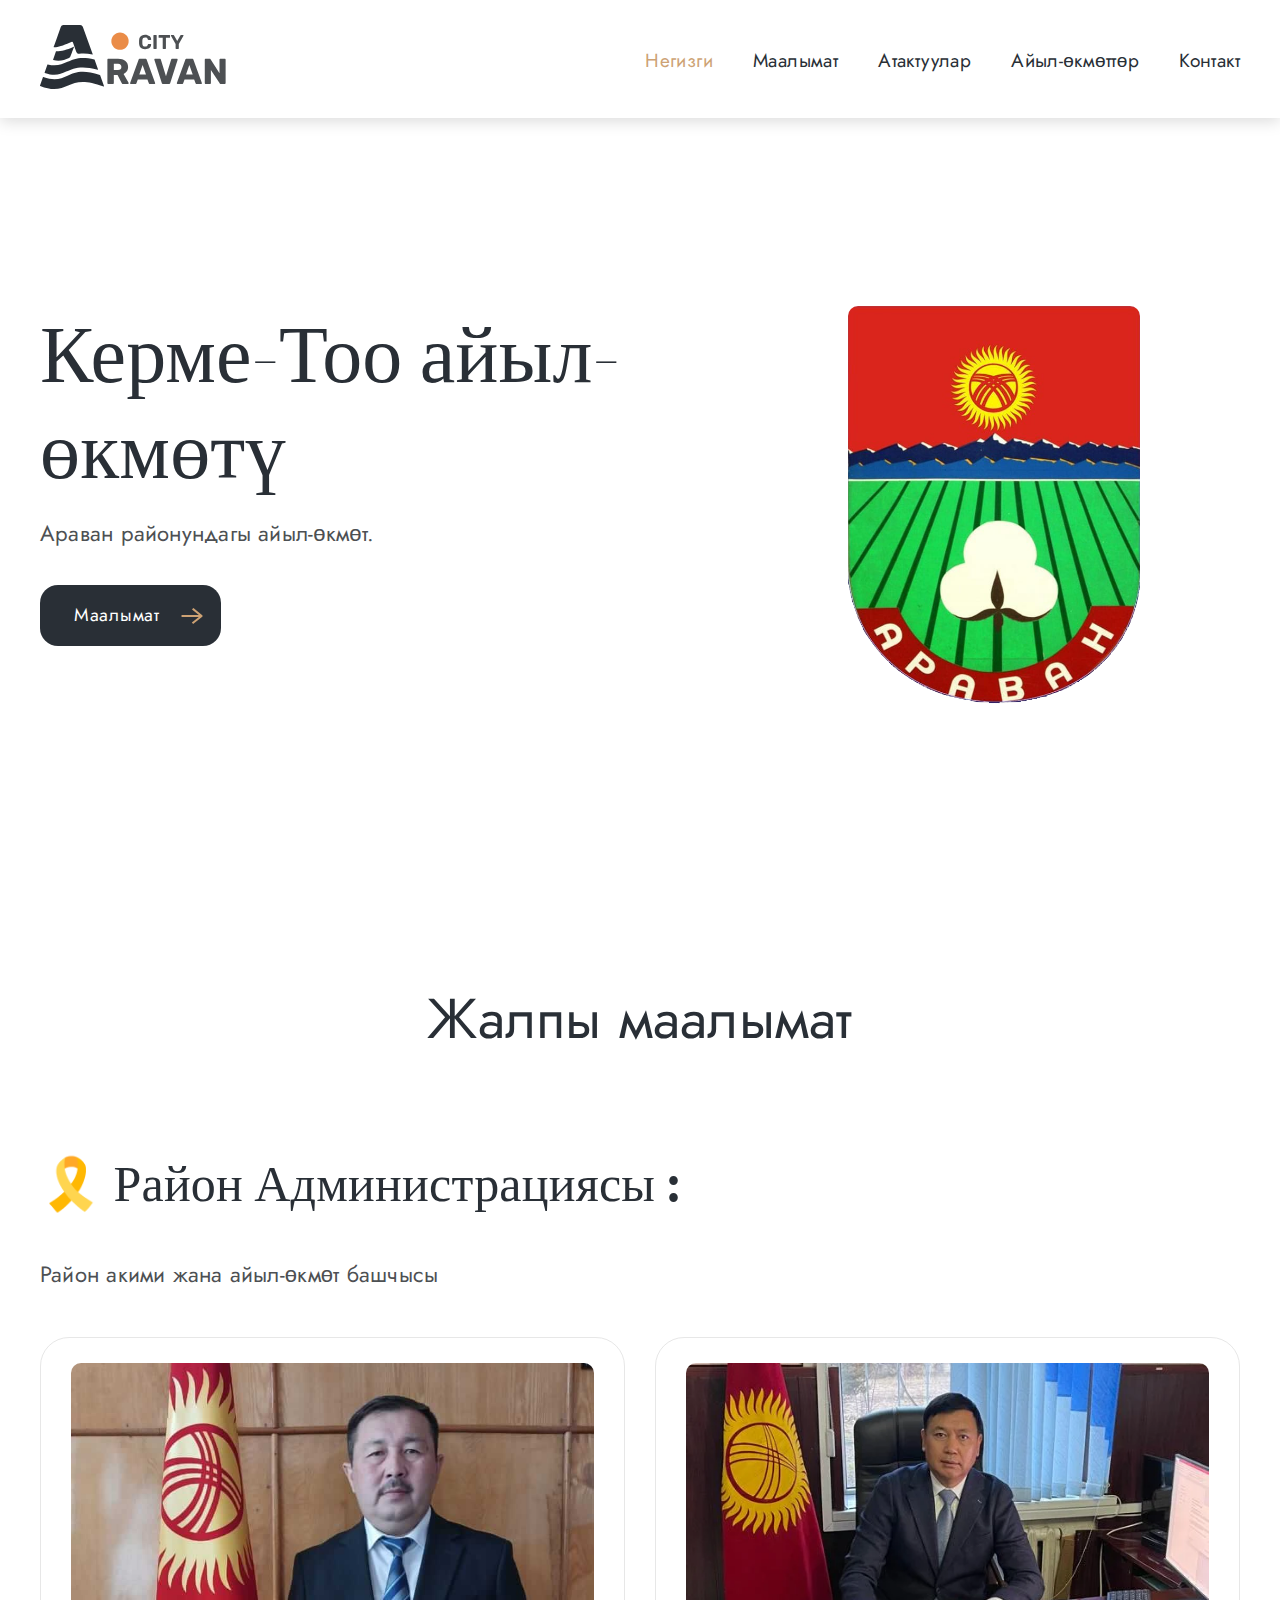
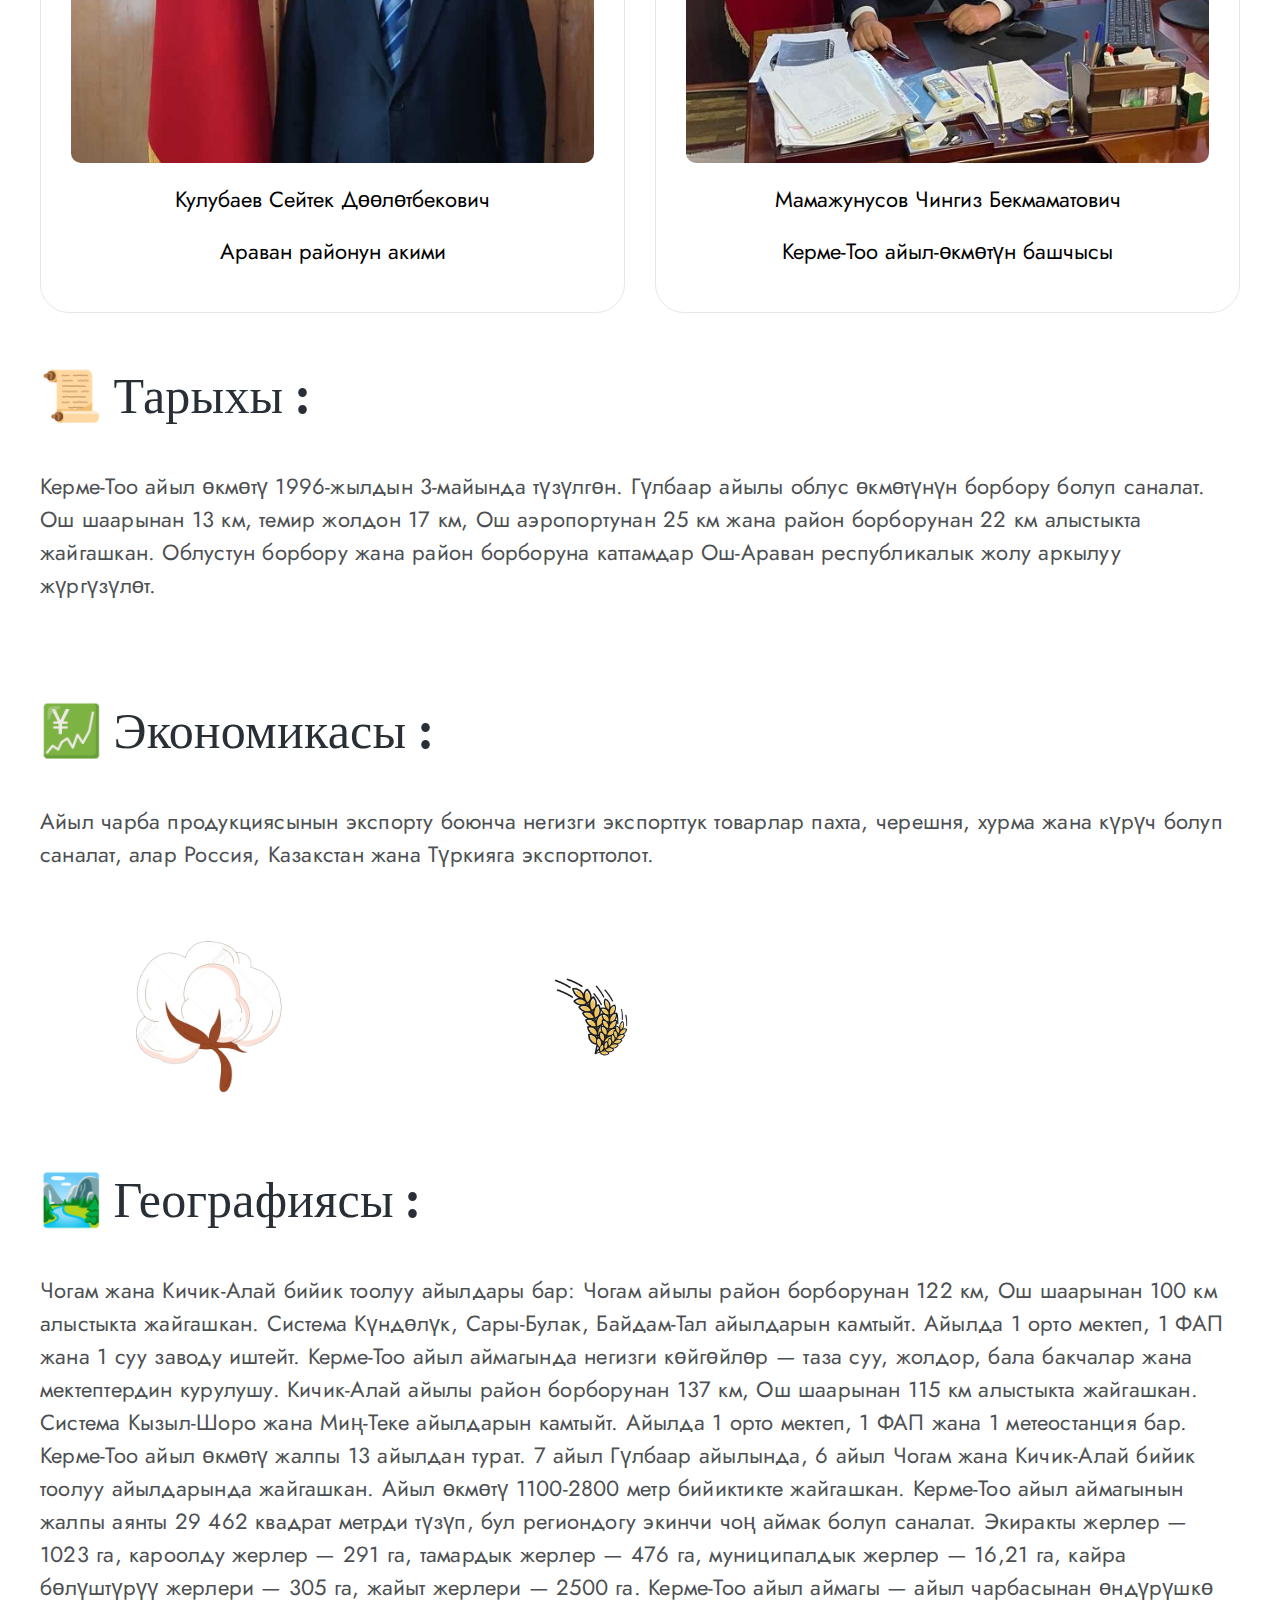
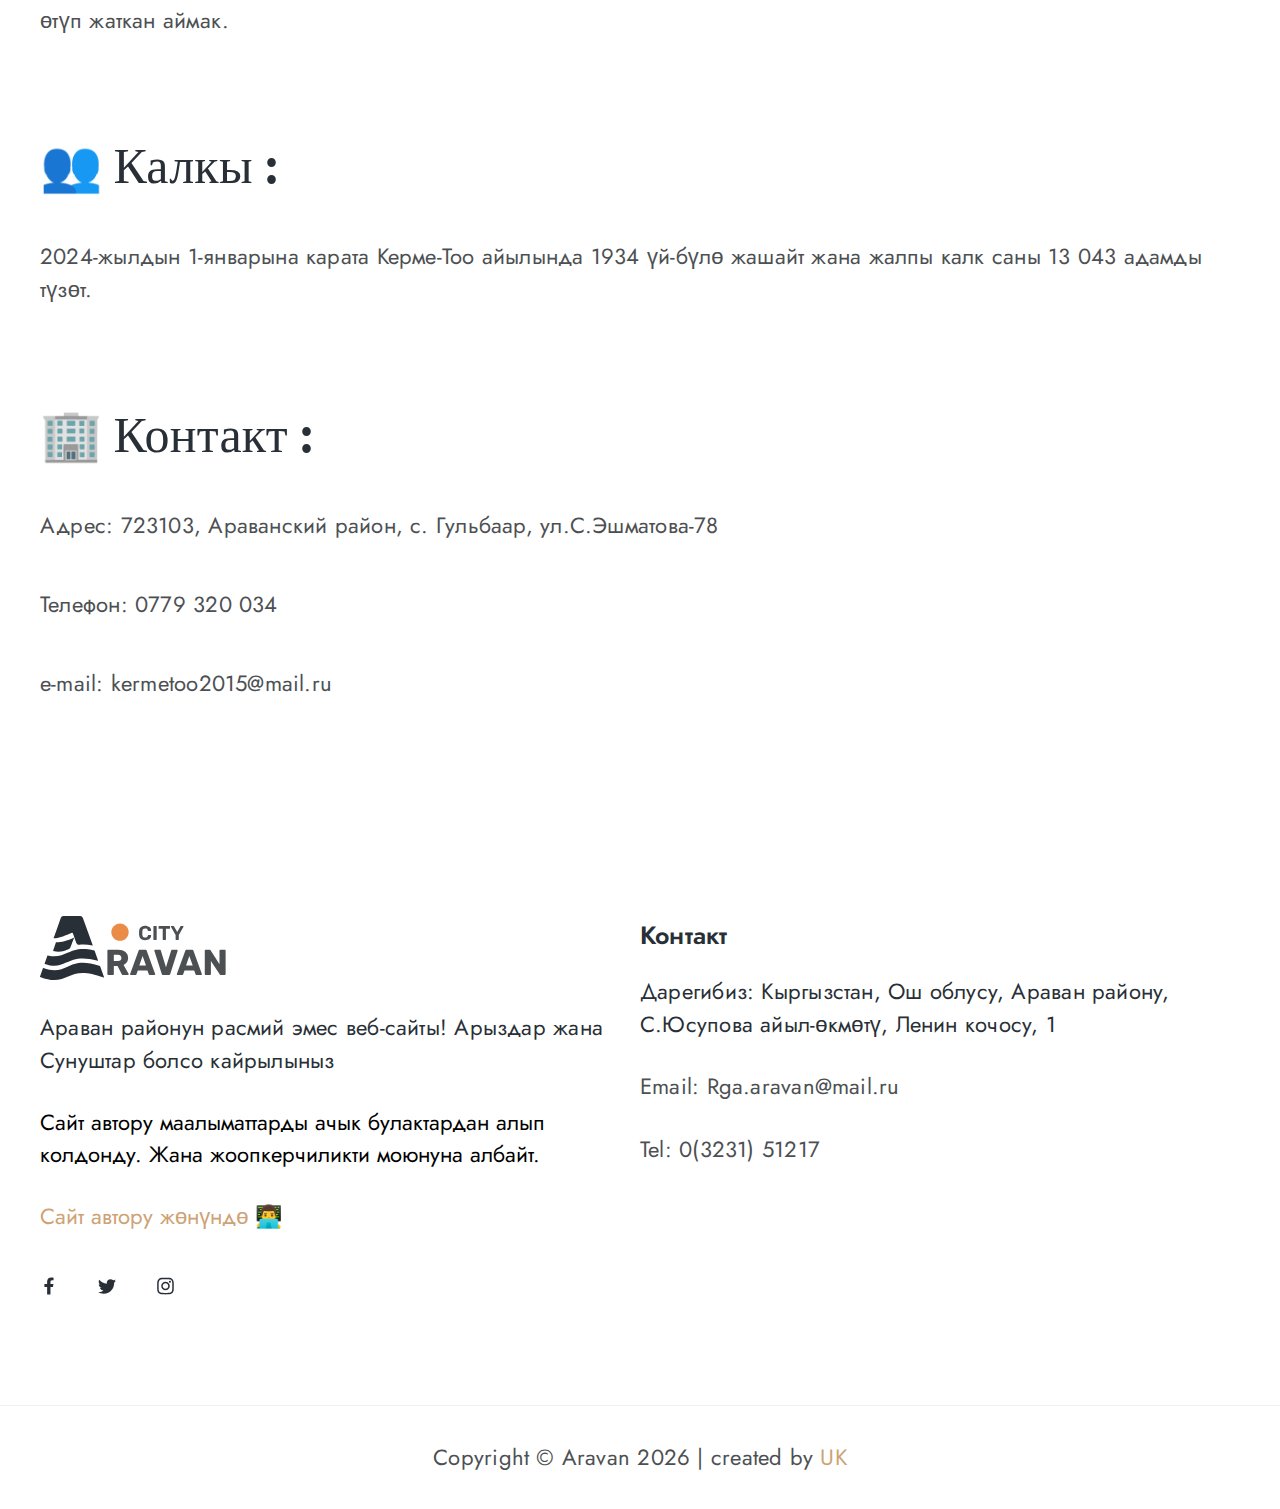
<file: pages/kerme-too-a.html>
<!DOCTYPE html>
<html lang="en">

<head>
    <meta charset="UTF-8">
    <meta http-equiv="X-UA-Compatible" content="IE=edge">
    <meta name="viewport" content="width=device-width, initial-scale=1.0">
    <!-- Primary Meta Tags -->
    <title>Араван району , Араванский район , Аравон тумани</title>
    <meta name="title" content="Араван району , Араванский район , Аравон тумани" />
    <meta name="description"
        content="Араван району ,Ош облусу, Кыргызстан 
Араванский район Ошская область Кыргызская республика , Aravan , Osh , Kyrgyzstan, Aravon tumani Osh viloyati Qirg'iziston , Qirg'iz respublikasi , Santalatxon Yusupova qishlog'i , Санталатхан Юсупова айыл-өкмөтү , Алля Анаров айыл-өкмөтү , Араван районун расмий эмес веб-сайты! , Акжол махмудов араван , Хабиб Абдуллаев академик, Тойчу кочубаев" />

    <!-- Open Graph / Facebook -->
    <meta property="og:type" content="website" />
    <meta property="og:url" content="https://aravan.vercel.app/" />
    <meta property="og:title" content="Араван району , Араванский район , Аравон тумани" />
    <meta property="og:description"
        content="Араван району ,Ош облусу, Кыргызстан 
Араванский район Ошская область Кыргызская республика , Aravan , Osh , Kyrgyzstan, Aravon tumani Osh viloyati Qirg'iziston , Qirg'iz respublikasi , Santalatxon Yusupova qishlog'i , Санталатхан Юсупова айыл-өкмөтү , Алля Анаров айыл-өкмөтү , Араван районун расмий эмес веб-сайты! , Акжол махмудов араван , Хабиб Абдуллаев академик, Тойчу кочубаев" />
    <meta property="og:image" content="https://metatags.io/images/meta-tags.png" />

    <!-- Twitter -->
    <meta property="twitter:card" content="summary_large_image" />
    <meta property="twitter:url" content="https://aravan.vercel.app/" />
    <meta property="twitter:title" content="Араван району , Араванский район , Аравон тумани" />
    <meta property="twitter:description"
        content="Араван району ,Ош облусу, Кыргызстан 
Араванский район Ошская область Кыргызская республика , Aravan , Osh , Kyrgyzstan, Aravon tumani Osh viloyati Qirg'iziston , Qirg'iz respublikasi , Santalatxon Yusupova qishlog'i , Санталатхан Юсупова айыл-өкмөтү , Алля Анаров айыл-өкмөтү , Араван районун расмий эмес веб-сайты! , Акжол махмудов араван , Хабиб Абдуллаев академик, Тойчу кочубаев" />
    <meta property="twitter:image" content="https://metatags.io/images/meta-tags.png" />

    <!--* FAVICON -->
    <link rel="icon" type="image/x-icon" href="/images/header/FAVICON-ARAVAN.ico">
    <!-- Meta Tags Generated with https://metatags.io -->
    <!--* CSS FILE START -->
    <link rel="stylesheet" href="../css/main.css">
    <link rel="stylesheet" href="../css/media.css">
    <!--* CSS FILE END -->
    <!--* FONT LINK START -->
    <link rel="preconnect" href="https://fonts.googleapis.com">
    <link rel="preconnect" href="https://fonts.gstatic.com" crossorigin>
    <link href="https://fonts.googleapis.com/css2?family=DM+Serif+Display&family=Jost&display=swap" rel="stylesheet">
    <!--* FONT LINK END -->
    <!--* FONTAWESOME LINK START -->
    <link rel="stylesheet" href="https://cdnjs.cloudflare.com/ajax/libs/font-awesome/6.1.1/css/all.min.css"
        integrity="sha512-KfkfwYDsLkIlwQp6LFnl8zNdLGxu9YAA1QvwINks4PhcElQSvqcyVLLD9aMhXd13uQjoXtEKNosOWaZqXgel0g=="
        crossorigin="anonymous" referrerpolicy="no-referrer" />
    <!--* FONTAWESOME LINK END -->

</head>

<body>
    <!--* HEADER SECTION START -->
    <section class="header">
        <div class="container">
            <div class="navbar">
                <a href="../index.html" class="navbar__logo">
                    <img src="../images/header/Aravan-City-Logo-By-UK-New-2.svg" alt="Араван району Араванский район">
                </a>
                <i class="fa-solid fa-bars-staggered navbar__open-icon"></i>
                <ul class="nav">
                    <i class="fa-solid fa-chevron-left navbar__close-icon"></i>
                    <li class="nav__item"><a href="../index.html#hero" class="nav__link active">Негизги</a></li>
                    <li class="nav__item"><a href="../index.html#about" class="nav__link">Маалымат</a></li>
                    <li class="nav__item"><a href="../index.html#popular" class="nav__link">Атактуулар</a></li>
                    <li class="nav__item"><a href="./a-okmottor.html" class="nav__link">Айыл-өкмөттөр</a></li>
                    <li class="nav__item"><a href="#aloqa" class="nav__link">Контакт</a></li>
                </ul>
            </div>
        </div>
    </section>
    <!--* HEADER SECTION END -->

    <!--* HERO SECTION START -->
    <section class="hero" id="home">
        <div class="container">
            <div class="hero__content">
                <div class="hero__info">
                    <h1 class="hero__title">Керме-Тоо айыл-өкмөтү</h1>
                    <p class="hero__description">
                        Араван районундагы айыл-өкмөт.
                    </p>
                    <a href="#about" class="hero__button">
                        <span>Маалымат</span>
                        <img src="../images/services/arrow-icon.svg" alt="араван">
                    </a>
                </div>
                <div class="hero__image hero__image--dev">
                    <img src="../images/hero/Aravan-Logo.png" alt="Араван району лого">
                </div>
            </div>
        </div>
    </section>
    <!--* HERO SECTION END -->

    <!--* ABOUT SECTION START -->
    <section class="about" id="about">
        <div class="container">
            <div class="about__content">
                <h2 class="about__section-title">Жалпы маалымат</h2>
                <div class="about__main">

                    <div class="about__info">
                        <h2 class="about__title">🎗️ Район Администрациясы : </h2>
                        <p class="about__description">
                            Район акими жана айыл-өкмөт башчысы
                        </p>
                        <div class="about__info-items__bosses">
                            <div class="about__info-item__boss about__info-item__boss--big">
                                <img src="../images/about/Kulubaev-Seitek.jpg"
                                    alt="Араван акими Сейтек Кулубаев Аким Араванского района">
                                <p class="about__description-boss">Кулубаев Сейтек Дөөлөтбекович</p>
                                <p class="about__description-boss">Араван районун акими </p>
                            </div>
                            <div class="about__info-item__boss">
                                <img src="../images/a-okmot/kerme-too/okmot-bashchy.webp"
                                    alt="Араван району Керме-Тоо айыл-өкмөтүн башчысы Мамажунусов Чингиз Бекмаматович">
                                <p class="about__description-boss">Мамажунусов Чингиз Бекмаматович</p>
                                <p class="about__description-boss">Керме-Тоо айыл-өкмөтүн башчысы </p>
                            </div>

                        </div>

                    </div>

                    <div class="about__info">
                        <h2 class="about__title">📜 Тарыхы : </h2>
                        <p class="about__description">
                            Керме-Тоо айыл өкмөтү 1996-жылдын 3-майында түзүлгөн. Гүлбаар айылы облус өкмөтүнүн борбору
                            болуп саналат. Ош шаарынан 13 км, темир жолдон 17 км, Ош аэропортунан 25 км жана район
                            борборунан 22 км алыстыкта жайгашкан. Облустун борбору жана район борборуна каттамдар
                            Ош-Араван республикалык жолу аркылуу жүргүзүлөт.
                        </p>
                    </div>
                    <div class="about__info">
                        <h2 class="about__title">💹 Экономикасы : </h2>
                        <p class="about__description">
                            Айыл чарба продукциясынын экспорту боюнча негизги экспорттук товарлар пахта, черешня, хурма
                            жана күрүч болуп саналат, алар Россия, Казакстан жана Түркияга экспорттолот.
                        </p>
                        <div class="about__info-items">
                            <div class="about__info-item">
                                <img src="../images/about/paxta.png" alt="Араван пахта">
                            </div>
                            <div class="about__info-item">
                                <img src="../images/about/bugdoy.jpg" alt="Араван буудай">
                            </div>
                        </div>
                    </div>
                    <div class="about__info">
                        <h2 class="about__title">️🏞️ Географиясы : </h2>
                        <p class="about__description">
                            Чогам жана Кичик-Алай бийик тоолуу айылдары бар: Чогам айылы район борборунан 122 км, Ош
                            шаарынан 100 км алыстыкта жайгашкан. Система Күндөлүк, Сары-Булак, Байдам-Тал айылдарын
                            камтыйт. Айылда 1 орто мектеп, 1 ФАП жана 1 суу заводу иштейт. Керме-Тоо айыл аймагында
                            негизги көйгөйлөр — таза суу, жолдор, бала бакчалар жана мектептердин курулушу.

                            Кичик-Алай айылы район борборунан 137 км, Ош шаарынан 115 км алыстыкта жайгашкан. Система
                            Кызыл-Шоро жана Миң-Теке айылдарын камтыйт. Айылда 1 орто мектеп, 1 ФАП жана 1 метеостанция
                            бар.

                            Керме-Тоо айыл өкмөтү жалпы 13 айылдан турат. 7 айыл Гүлбаар айылында, 6 айыл Чогам жана
                            Кичик-Алай бийик тоолуу айылдарында жайгашкан. Айыл өкмөтү 1100-2800 метр бийиктикте
                            жайгашкан. Керме-Тоо айыл аймагынын жалпы аянты 29 462 квадрат метрди түзүп, бул региондогу
                            экинчи чоң аймак болуп саналат. Экиракты жерлер — 1023 га, кароолду жерлер — 291 га,
                            тамардык жерлер — 476 га, муниципалдык жерлер — 16,21 га, кайра бөлүштүрүү жерлери — 305 га,
                            жайыт жерлери — 2500 га. Керме-Тоо айыл аймагы — айыл чарбасынан өндүрүшкө өтүп жаткан
                            аймак.
                        </p>
                    </div>
                    <div class="about__info">
                        <h2 class="about__title">👥 Калкы : </h2>
                        <p class="about__description">
                            2024-жылдын 1-январына карата Керме-Тоо айылында 1934 үй-бүлө жашайт жана жалпы калк саны 13 043 адамды түзөт.
                        </p>

                    </div>
                    <div class="about__info">
                        <h2 class="about__title">🏢 Контакт : </h2>
                        <p class="about__description">
                            Адрес: 723103, Араванский район, с. Гульбаар, ул.С.Эшматова-78
                        </p>
                        <p class="about__description">
                            Телефон: 0779 320 034
                        </p>
                        <p class="about__description">
                            e-mail: kermetoo2015@mail.ru
                        </p>

                    </div>




                </div>
            </div>
        </div>
    </section>
    <!--* ABOUT SECTION END -->


     <!--* FOOTER SECTION START -->
     <section class="footer" id="aloqa">
        <div class="footer__content">
            <div class="container">
                <div class="footer__main">
                    <div class="footer__item footer__item--large">
                        <a href="#" class="footer__logo">
                            <img src="../images/header/Aravan-City-Logo-By-UK-New-2.svg"
                                alt="Араван району Араванский район Ош">
                        </a>
                        <p class="footer__item-text" >
                            Араван районун расмий эмес веб-сайты!
                            Арыздар жана Сунуштар болсо кайрылыныз<div class="br"></div>
                            Сайт автору маалыматтарды ачык булактардан алып колдонду.
                            Жана жоопкерчиликти моюнуна албайт.
                        </p>
                        
                        <a class="footer__dev" href="../pages/about.html">
                            Сайт автору жөнүндө 👨‍💻
                        </a>
                        <div class="footer__social-icons">
                            <a href="#" class="footer__social-icon">
                                <img src="../images/footer/facebook-icon.svg" alt="icon...">
                            </a>
                            <a href="#" class="footer__social-icon">
                                <img src="../images/footer/twitter-icon.svg" alt="icon...">
                            </a>
                            <a href="#" class="footer__social-icon">
                                <img src="../images/footer/instagram-icon.svg" alt="icon...">
                            </a>
                        </div>
                    </div>

                    <div class="footer__item footer__item--large">
                        <h3 class="footer__item-title">Контакт</h3>
                        <a href="https://www.google.com/maps/place/%D0%90%D0%B4%D0%BC%D0%B8%D0%BD%D0%B8%D1%81%D1%82%D1%80%D0%B0%D1%86%D0%B8%D1%8F+%D0%90%D1%80%D0%B0%D0%B2%D0%B0%D0%BD%D1%81%D0%BA%D0%BE%D0%B3%D0%BE+%D0%A0%D0%B0%D0%B9%D0%BE%D0%BD%D0%B0/@40.5116491,72.5010715,18.5z/data=!4m15!1m8!3m7!1s0x38bc5b91f38a0ac7:0xda880d7b2bc78093!2z0JDRgNCw0LLQsNC90YHQutC40Lkg0YDQsNC50L7QvQ!3b1!8m2!3d40.435113!4d72.4968189!16s%2Fm%2F03wfn9t!3m5!1s0x38bc59ebb0436bed:0xd03746a42bb611d9!8m2!3d40.5117421!4d72.5006481!16s%2Fg%2F1v2pnlbf?entry=ttu&g_ep=EgoyMDI1MDEyOS4xIKXMDSoASAFQAw%3D%3D"
                            class="footer__item-text">
                            Дарегибиз: Кыргызстан, Ош облусу, Араван району, C.Юсупова айыл-өкмөтү, Ленин кочосу, 1
                        </a>
                        <a class="footer__item-email">Email: Rga.aravan@mail.ru</a>
                        <a href="tel:+323151217" class="footer__item-phone">Tel: 0(3231) 51217</a>
                    </div>
                </div>
            </div>
            <div class="footer__bottom">
                <div class="container">
                    <h3 class="footer__bottom-text">
                        Copyright © Aravan <span id="date"></span> | created by
                        <a href="https://github.com/umidzhondev">UK</a>
                    </h3>
                </div>
            </div>
        </div>
        </div>
    </section>
    <!--* FOOTER SECTION END -->

    <!--* JAVASCRIPT FILE START -->
    <script src="../js/main.js"></script>
    <!--* JAVASCRIPT FILE END -->
</body>

</html>
</file>
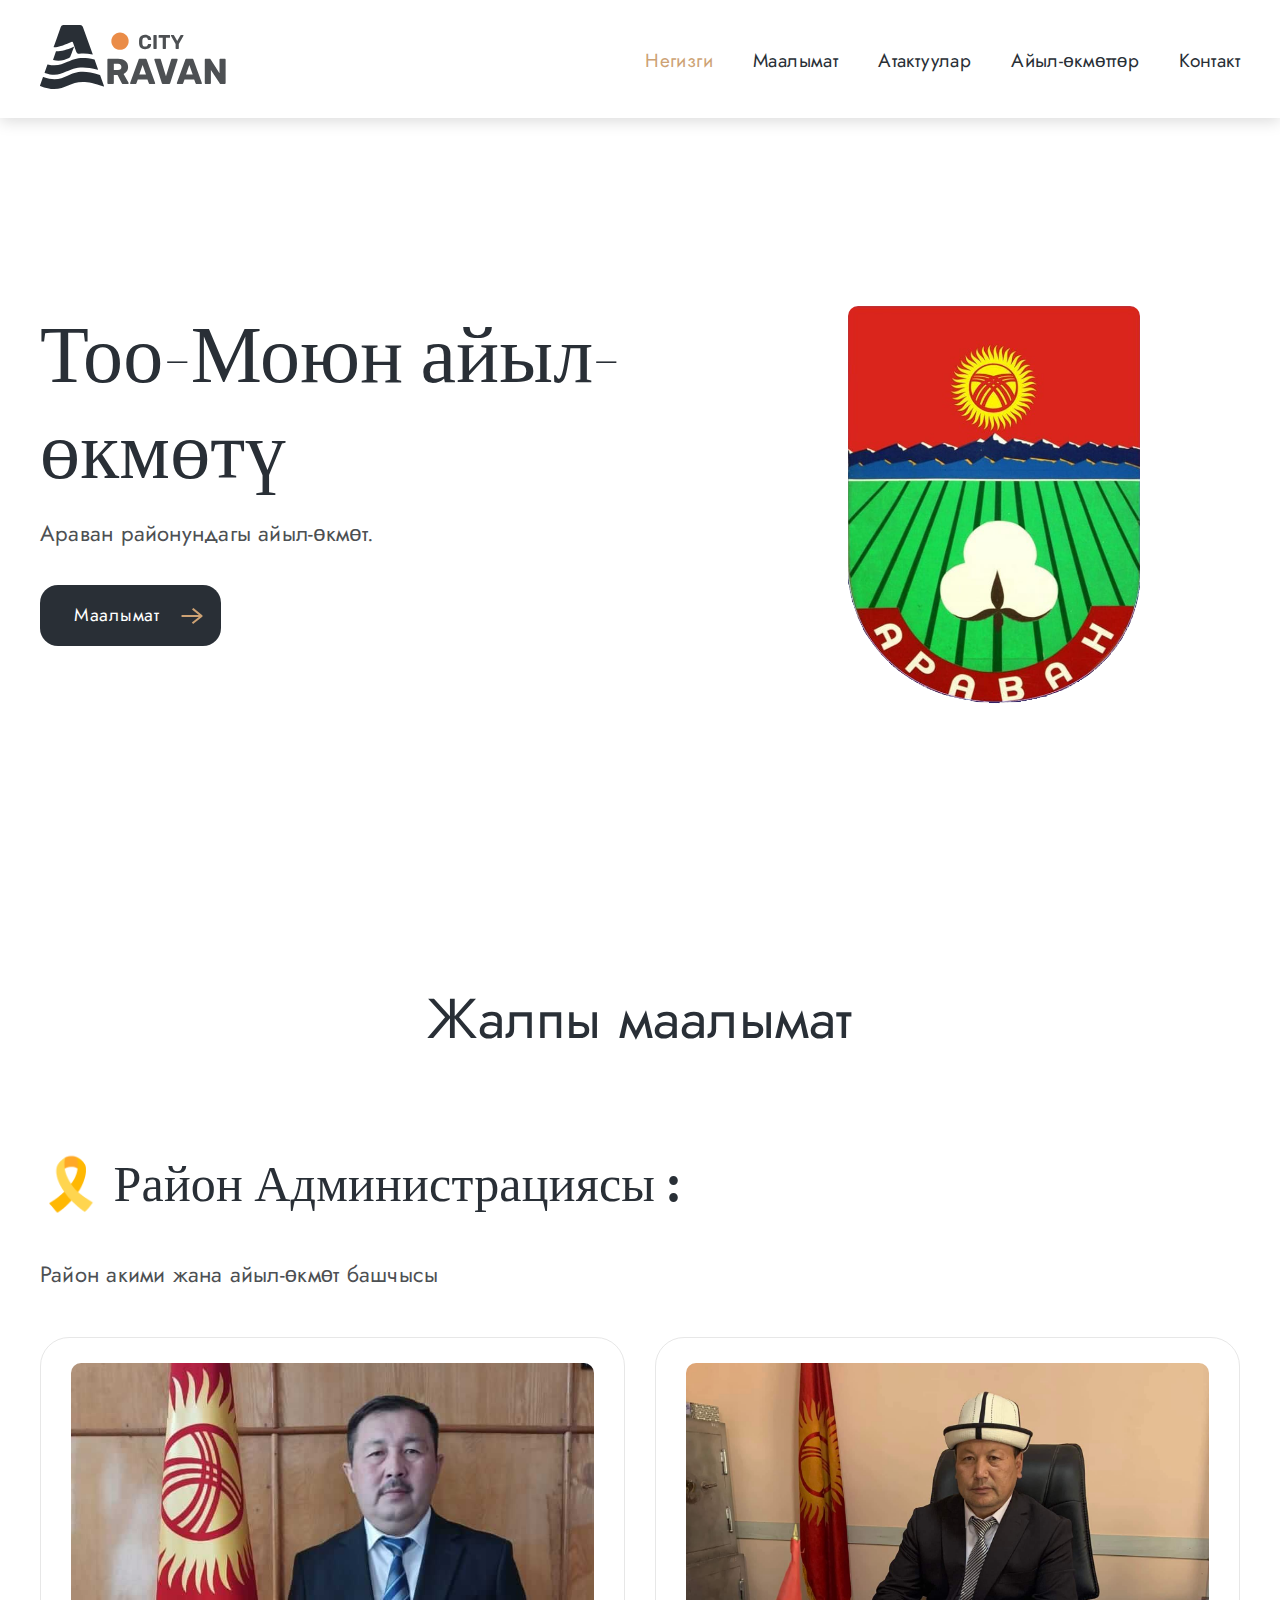
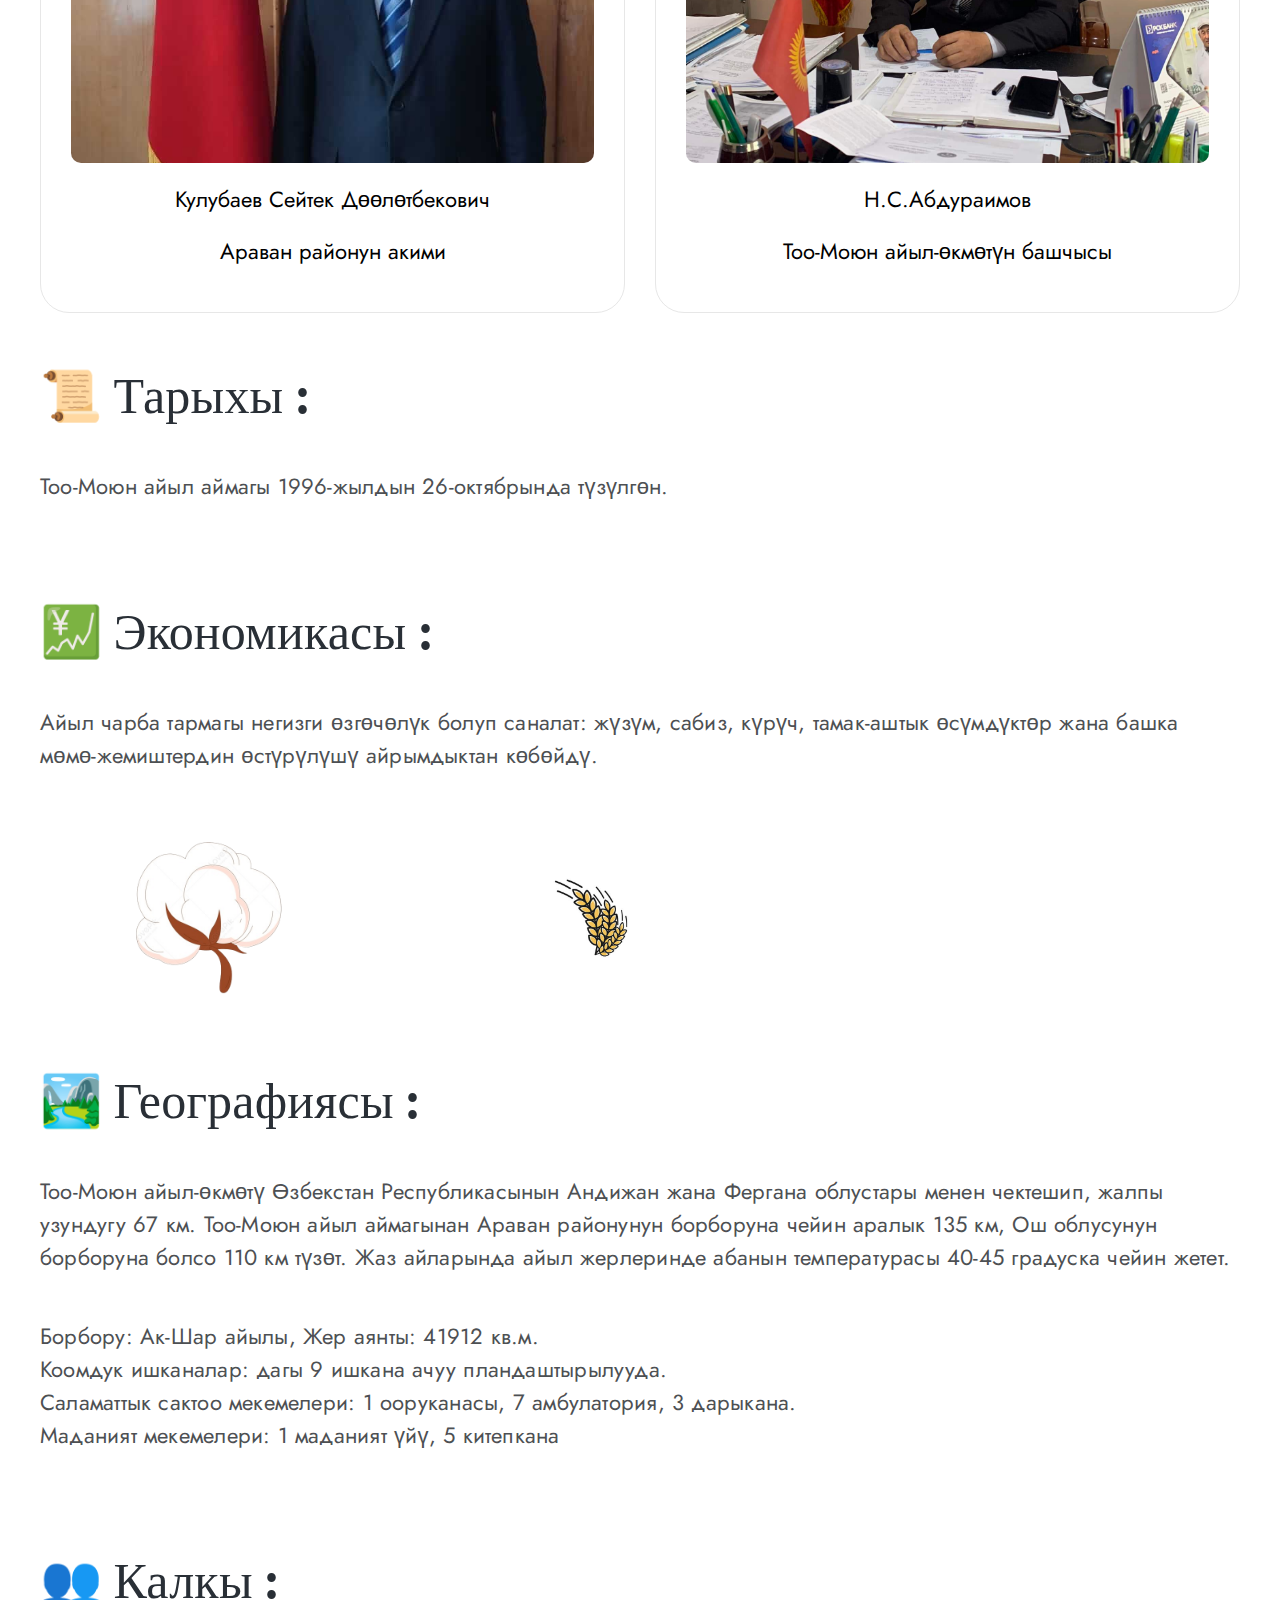
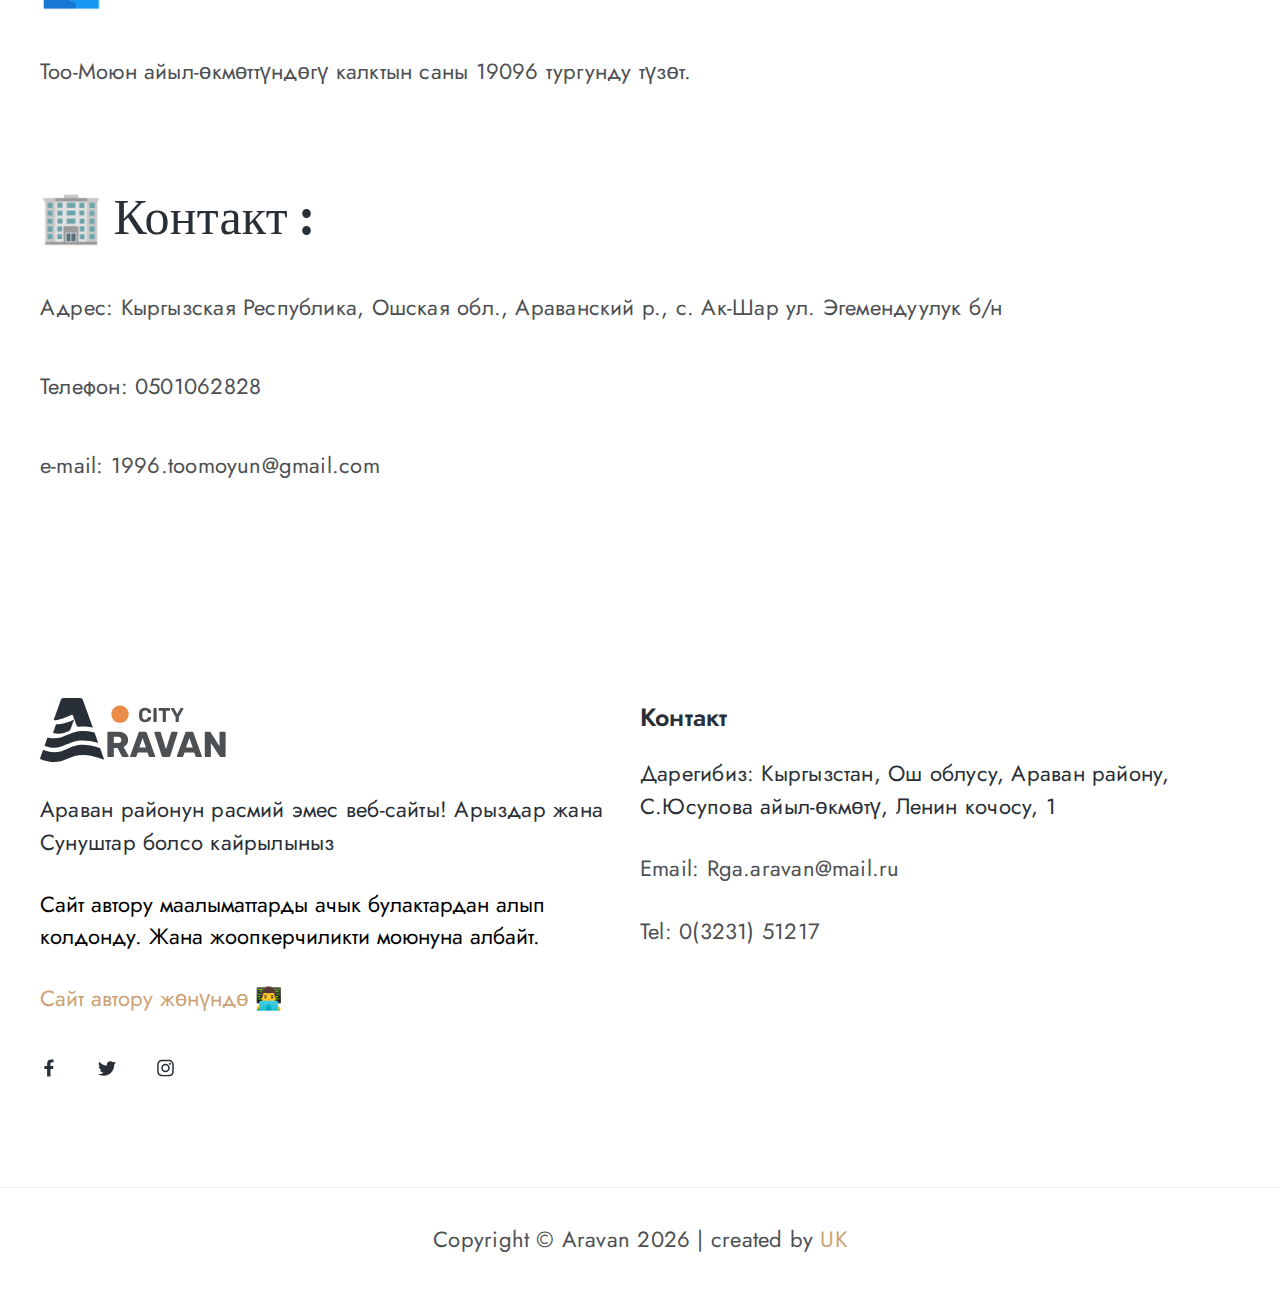
<file: pages/too-moiun-a.html>
<!DOCTYPE html>
<html lang="en">

<head>
    <meta charset="UTF-8">
    <meta http-equiv="X-UA-Compatible" content="IE=edge">
    <meta name="viewport" content="width=device-width, initial-scale=1.0">
    <!-- Primary Meta Tags -->
    <title>Араван району , Араванский район , Аравон тумани</title>
    <meta name="title" content="Араван району , Араванский район , Аравон тумани" />
    <meta name="description"
        content="Араван району ,Ош облусу, Кыргызстан 
Араванский район Ошская область Кыргызская республика , Aravan , Osh , Kyrgyzstan, Aravon tumani Osh viloyati Qirg'iziston , Qirg'iz respublikasi , Santalatxon Yusupova qishlog'i , Санталатхан Юсупова айыл-өкмөтү , Алля Анаров айыл-өкмөтү , Араван районун расмий эмес веб-сайты! , Акжол махмудов араван , Хабиб Абдуллаев академик, Тойчу кочубаев" />

    <!-- Open Graph / Facebook -->
    <meta property="og:type" content="website" />
    <meta property="og:url" content="https://aravan.vercel.app/" />
    <meta property="og:title" content="Араван району , Араванский район , Аравон тумани" />
    <meta property="og:description"
        content="Араван району ,Ош облусу, Кыргызстан 
Араванский район Ошская область Кыргызская республика , Aravan , Osh , Kyrgyzstan, Aravon tumani Osh viloyati Qirg'iziston , Qirg'iz respublikasi , Santalatxon Yusupova qishlog'i , Санталатхан Юсупова айыл-өкмөтү , Алля Анаров айыл-өкмөтү , Араван районун расмий эмес веб-сайты! , Акжол махмудов араван , Хабиб Абдуллаев академик, Тойчу кочубаев" />
    <meta property="og:image" content="https://metatags.io/images/meta-tags.png" />

    <!-- Twitter -->
    <meta property="twitter:card" content="summary_large_image" />
    <meta property="twitter:url" content="https://aravan.vercel.app/" />
    <meta property="twitter:title" content="Араван району , Араванский район , Аравон тумани" />
    <meta property="twitter:description"
        content="Араван району ,Ош облусу, Кыргызстан 
Араванский район Ошская область Кыргызская республика , Aravan , Osh , Kyrgyzstan, Aravon tumani Osh viloyati Qirg'iziston , Qirg'iz respublikasi , Santalatxon Yusupova qishlog'i , Санталатхан Юсупова айыл-өкмөтү , Алля Анаров айыл-өкмөтү , Араван районун расмий эмес веб-сайты! , Акжол махмудов араван , Хабиб Абдуллаев академик, Тойчу кочубаев" />
    <meta property="twitter:image" content="https://metatags.io/images/meta-tags.png" />

    <!--* FAVICON -->
    <link rel="icon" type="image/x-icon" href="/images/header/FAVICON-ARAVAN.ico">
    <!-- Meta Tags Generated with https://metatags.io -->
    <!--* CSS FILE START -->
    <link rel="stylesheet" href="../css/main.css">
    <link rel="stylesheet" href="../css/media.css">
    <!--* CSS FILE END -->
    <!--* FONT LINK START -->
    <link rel="preconnect" href="https://fonts.googleapis.com">
    <link rel="preconnect" href="https://fonts.gstatic.com" crossorigin>
    <link href="https://fonts.googleapis.com/css2?family=DM+Serif+Display&family=Jost&display=swap" rel="stylesheet">
    <!--* FONT LINK END -->
    <!--* FONTAWESOME LINK START -->
    <link rel="stylesheet" href="https://cdnjs.cloudflare.com/ajax/libs/font-awesome/6.1.1/css/all.min.css"
        integrity="sha512-KfkfwYDsLkIlwQp6LFnl8zNdLGxu9YAA1QvwINks4PhcElQSvqcyVLLD9aMhXd13uQjoXtEKNosOWaZqXgel0g=="
        crossorigin="anonymous" referrerpolicy="no-referrer" />
    <!--* FONTAWESOME LINK END -->

</head>

<body>
    <!--* HEADER SECTION START -->
    <section class="header">
        <div class="container">
            <div class="navbar">
                <a href="../index.html" class="navbar__logo">
                    <img src="../images/header/Aravan-City-Logo-By-UK-New-2.svg" alt="Араван району Араванский район">
                </a>
                <i class="fa-solid fa-bars-staggered navbar__open-icon"></i>
                <ul class="nav">
                    <i class="fa-solid fa-chevron-left navbar__close-icon"></i>
                    <li class="nav__item"><a href="../index.html#hero" class="nav__link active">Негизги</a></li>
                    <li class="nav__item"><a href="../index.html#about" class="nav__link">Маалымат</a></li>
                    <li class="nav__item"><a href="../index.html#popular" class="nav__link">Атактуулар</a></li>
                    <li class="nav__item"><a href="./a-okmottor.html" class="nav__link">Айыл-өкмөттөр</a></li>
                    <li class="nav__item"><a href="#aloqa" class="nav__link">Контакт</a></li>
                </ul>
            </div>
        </div>
    </section>
    <!--* HEADER SECTION END -->

    <!--* HERO SECTION START -->
    <section class="hero" id="home">
        <div class="container">
            <div class="hero__content">
                <div class="hero__info">
                    <h1 class="hero__title">Тоо-Моюн айыл-өкмөтү</h1>
                    <p class="hero__description">
                        Араван районундагы айыл-өкмөт.
                    </p>
                    <a href="#about" class="hero__button">
                        <span>Маалымат</span>
                        <img src="../images/services/arrow-icon.svg" alt="араван">
                    </a>
                </div>
                <div class="hero__image hero__image--dev">
                    <img src="../images/hero/Aravan-Logo.png" alt="Араван району лого">
                </div>
            </div>
        </div>
    </section>
    <!--* HERO SECTION END -->

    <!--* ABOUT SECTION START -->
    <section class="about" id="about">
        <div class="container">
            <div class="about__content">
                <h2 class="about__section-title">Жалпы маалымат</h2>
                <div class="about__main">

                    <div class="about__info">
                        <h2 class="about__title">🎗️ Район Администрациясы : </h2>
                        <p class="about__description">
                            Район акими жана айыл-өкмөт башчысы
                        </p>
                        <div class="about__info-items__bosses">
                            <div class="about__info-item__boss about__info-item__boss--big">
                                <img src="../images/about/Kulubaev-Seitek.jpg"
                                    alt="Араван акими Сейтек Кулубаев Аким Араванского района">
                                <p class="about__description-boss">Кулубаев Сейтек Дөөлөтбекович</p>
                                <p class="about__description-boss">Араван районун акими </p>
                            </div>
                            <div class="about__info-item__boss">
                                <img src="../images/about/N.S.Abduraimov.jpg"
                                    alt="Араван району Тоо-Моюн айыл-өкмөтүн башчысы Н.С.Абдураимов ">
                                <p class="about__description-boss">Н.С.Абдураимов</p>
                                <p class="about__description-boss">Тоо-Моюн айыл-өкмөтүн башчысы </p>
                            </div>


                        </div>

                    </div>

                    <div class="about__info">
                        <h2 class="about__title">📜 Тарыхы : </h2>
                        <p class="about__description">
                            Тоо-Моюн айыл аймагы 1996-жылдын 26-октябрында түзүлгөн.
                        </p>
                    </div>
                    <div class="about__info">
                        <h2 class="about__title">💹 Экономикасы : </h2>
                        <p class="about__description">
                            Айыл чарба тармагы негизги өзгөчөлүк болуп саналат: жүзүм, сабиз, күрүч, тамак-аштык өсүмдүктөр жана башка мөмө-жемиштердин өстүрүлүшү айрымдыктан көбөйдү.                        </p>
                        <div class="about__info-items">
                            <div class="about__info-item">
                                <img src="../images/about/paxta.png" alt="Араван пахта">
                            </div>
                            <div class="about__info-item">
                                <img src="../images/about/bugdoy.jpg" alt="Араван буудай">
                            </div>
                        </div>
                    </div>
                    <div class="about__info">
                        <h2 class="about__title">️🏞️ Географиясы : </h2>
                        <p class="about__description">
                          Тоо-Моюн айыл-өкмөтү Өзбекстан Республикасынын Андижан жана Фергана облустары менен чектешип, жалпы узундугу 67 км. Тоо-Моюн айыл аймагынан Араван районунун борборуна чейин аралык 135 км, Ош облусунун борборуна болсо 110 км түзөт. Жаз айларында айыл жерлеринде абанын температурасы 40-45 градуска чейин жетет. 
                          
                        </p>
                        <p class="about__description">
                            Борбору: Ак-Шар айылы,
                            Жер аянты: 41912 кв.м. <br>
                            Коомдук ишканалар: дагы 9 ишкана ачуу пландаштырылууда. <br>
                            Саламаттык сактоо мекемелери: 1 ооруканасы, 7 амбулатория, 3 дарыкана. <br>
                            Маданият мекемелери: 1 маданият үйү, 5 китепкана
                
                        </p>
                    </div>
                    <div class="about__info">
                        <h2 class="about__title">👥 Калкы : </h2>
                        <p class="about__description">
                           Тоо-Моюн айыл-өкмөттүндөгү калктын саны
                           19096 тургунду
                            түзөт.
                        </p>

                    </div>
                    <div class="about__info">
                        <h2 class="about__title">🏢 Контакт : </h2>
                        <p class="about__description">
                            Адрес: Кыргызская Республика, Ошская обл., Араванский р., с. Ак-Шар ул. Эгемендуулук б/н
                        </p>
                        <p class="about__description">
                            Телефон:  0501062828
                        </p>
                        <p class="about__description">
                            e-mail: 1996.toomoyun@gmail.com
                        </p>

                    </div>




                </div>
            </div>
        </div>
    </section>
    <!--* ABOUT SECTION END -->


     <!--* FOOTER SECTION START -->
     <section class="footer" id="aloqa">
        <div class="footer__content">
            <div class="container">
                <div class="footer__main">
                    <div class="footer__item footer__item--large">
                        <a href="#" class="footer__logo">
                            <img src="../images/header/Aravan-City-Logo-By-UK-New-2.svg"
                                alt="Араван району Араванский район Ош">
                        </a>
                        <p class="footer__item-text" >
                            Араван районун расмий эмес веб-сайты!
                            Арыздар жана Сунуштар болсо кайрылыныз<div class="br"></div>
                            Сайт автору маалыматтарды ачык булактардан алып колдонду.
                            Жана жоопкерчиликти моюнуна албайт.
                        </p>
                        
                        <a class="footer__dev" href="../pages/about.html">
                            Сайт автору жөнүндө 👨‍💻
                        </a>
                        <div class="footer__social-icons">
                            <a href="#" class="footer__social-icon">
                                <img src="../images/footer/facebook-icon.svg" alt="icon...">
                            </a>
                            <a href="#" class="footer__social-icon">
                                <img src="../images/footer/twitter-icon.svg" alt="icon...">
                            </a>
                            <a href="#" class="footer__social-icon">
                                <img src="../images/footer/instagram-icon.svg" alt="icon...">
                            </a>
                        </div>
                    </div>

                    <div class="footer__item footer__item--large">
                        <h3 class="footer__item-title">Контакт</h3>
                        <a href="https://www.google.com/maps/place/%D0%90%D0%B4%D0%BC%D0%B8%D0%BD%D0%B8%D1%81%D1%82%D1%80%D0%B0%D1%86%D0%B8%D1%8F+%D0%90%D1%80%D0%B0%D0%B2%D0%B0%D0%BD%D1%81%D0%BA%D0%BE%D0%B3%D0%BE+%D0%A0%D0%B0%D0%B9%D0%BE%D0%BD%D0%B0/@40.5116491,72.5010715,18.5z/data=!4m15!1m8!3m7!1s0x38bc5b91f38a0ac7:0xda880d7b2bc78093!2z0JDRgNCw0LLQsNC90YHQutC40Lkg0YDQsNC50L7QvQ!3b1!8m2!3d40.435113!4d72.4968189!16s%2Fm%2F03wfn9t!3m5!1s0x38bc59ebb0436bed:0xd03746a42bb611d9!8m2!3d40.5117421!4d72.5006481!16s%2Fg%2F1v2pnlbf?entry=ttu&g_ep=EgoyMDI1MDEyOS4xIKXMDSoASAFQAw%3D%3D"
                            class="footer__item-text">
                            Дарегибиз: Кыргызстан, Ош облусу, Араван району, C.Юсупова айыл-өкмөтү, Ленин кочосу, 1
                        </a>
                        <a class="footer__item-email">Email: Rga.aravan@mail.ru</a>
                        <a href="tel:+323151217" class="footer__item-phone">Tel: 0(3231) 51217</a>
                    </div>
                </div>
            </div>
            <div class="footer__bottom">
                <div class="container">
                    <h3 class="footer__bottom-text">
                        Copyright © Aravan <span id="date"></span> | created by
                        <a href="https://github.com/umidzhondev">UK</a>
                    </h3>
                </div>
            </div>
        </div>
        </div>
    </section>
    <!--* FOOTER SECTION END -->

    <!--* JAVASCRIPT FILE START -->
    <script src="../js/main.js"></script>
    <!--* JAVASCRIPT FILE END -->
</body>

</html>
</file>
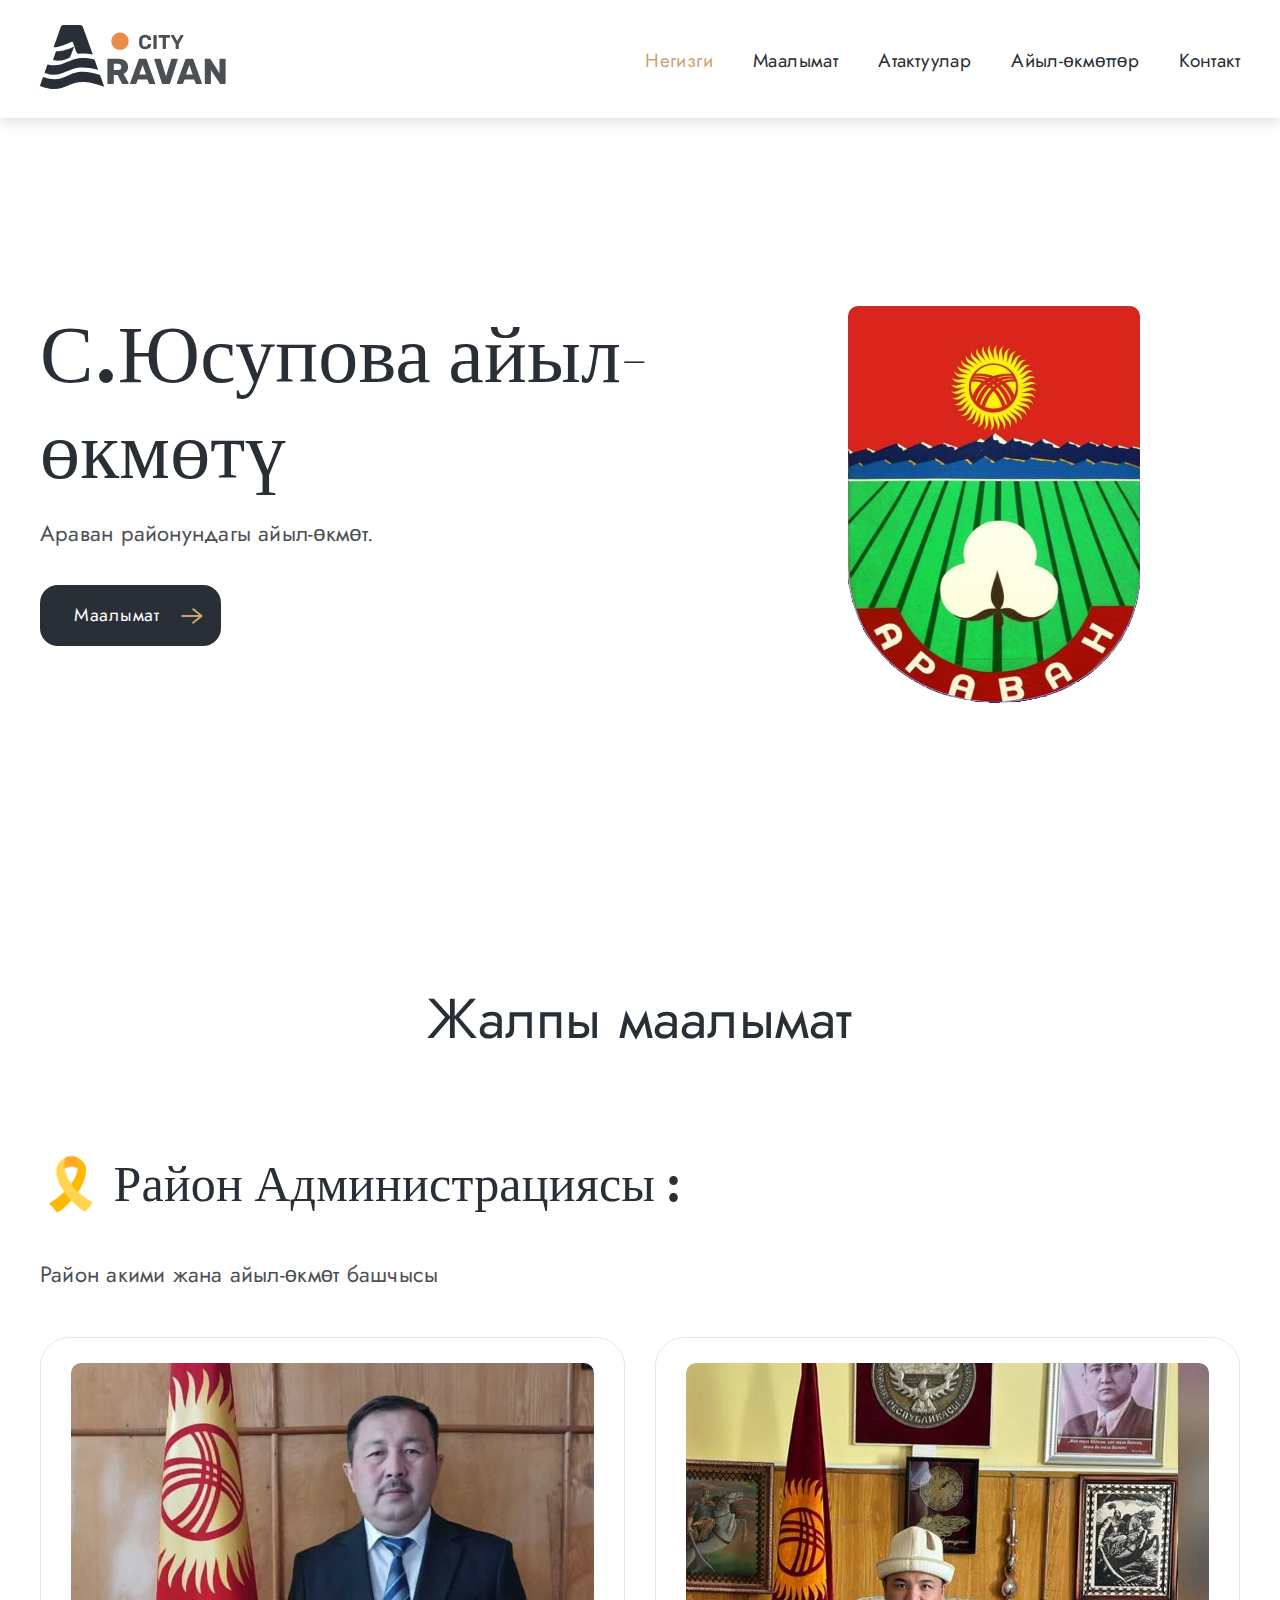
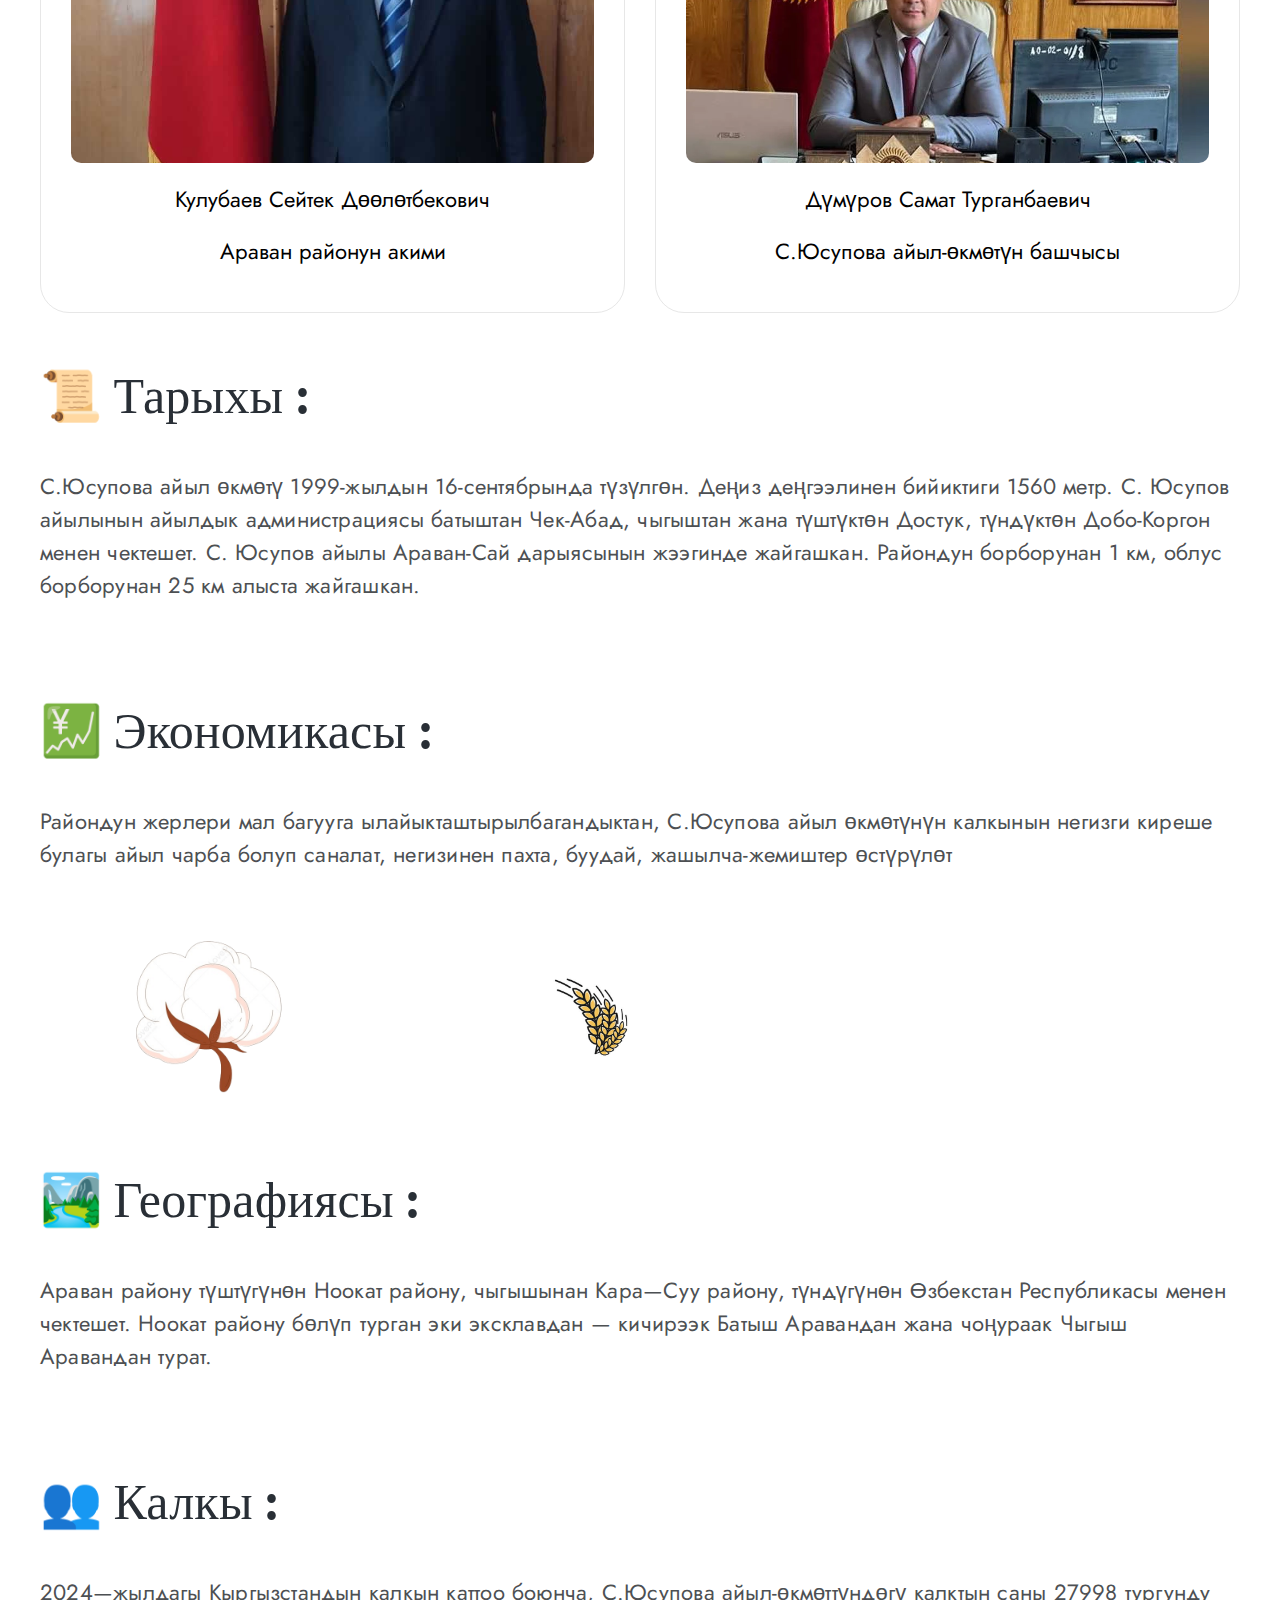
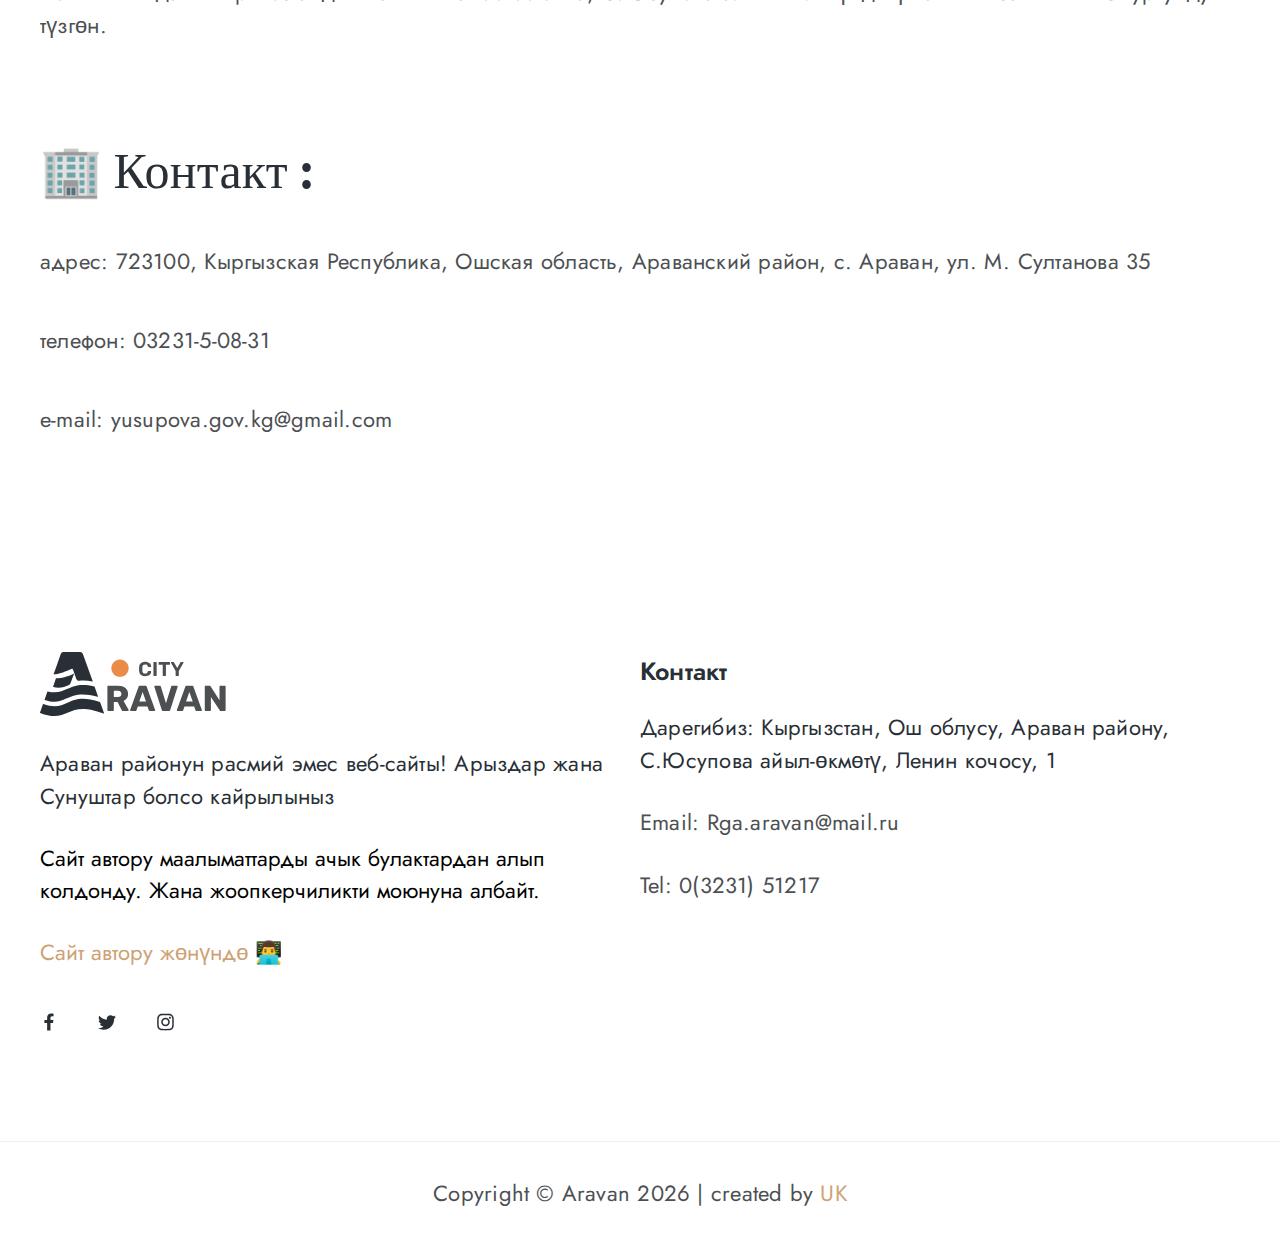
<file: pages/yusupova-a.html>
<!DOCTYPE html>
<html lang="en">

<head>
    <meta charset="UTF-8">
    <meta http-equiv="X-UA-Compatible" content="IE=edge">
    <meta name="viewport" content="width=device-width, initial-scale=1.0">
    <!-- Primary Meta Tags -->
    <title>Араван району , Араванский район , Аравон тумани</title>
    <meta name="title" content="Араван району , Араванский район , Аравон тумани" />
    <meta name="description"
        content="Араван району ,Ош облусу, Кыргызстан 
Араванский район Ошская область Кыргызская республика , Aravan , Osh , Kyrgyzstan, Aravon tumani Osh viloyati Qirg'iziston , Qirg'iz respublikasi , Santalatxon Yusupova qishlog'i , Санталатхан Юсупова айыл-өкмөтү , Алля Анаров айыл-өкмөтү , Араван районун расмий эмес веб-сайты! , Акжол махмудов араван , Хабиб Абдуллаев академик, Тойчу кочубаев" />

    <!-- Open Graph / Facebook -->
    <meta property="og:type" content="website" />
    <meta property="og:url" content="https://aravan.vercel.app/" />
    <meta property="og:title" content="Араван району , Араванский район , Аравон тумани" />
    <meta property="og:description"
        content="Араван району ,Ош облусу, Кыргызстан 
Араванский район Ошская область Кыргызская республика , Aravan , Osh , Kyrgyzstan, Aravon tumani Osh viloyati Qirg'iziston , Qirg'iz respublikasi , Santalatxon Yusupova qishlog'i , Санталатхан Юсупова айыл-өкмөтү , Алля Анаров айыл-өкмөтү , Араван районун расмий эмес веб-сайты! , Акжол махмудов араван , Хабиб Абдуллаев академик, Тойчу кочубаев" />
    <meta property="og:image" content="https://metatags.io/images/meta-tags.png" />

    <!-- Twitter -->
    <meta property="twitter:card" content="summary_large_image" />
    <meta property="twitter:url" content="https://aravan.vercel.app/" />
    <meta property="twitter:title" content="Араван району , Араванский район , Аравон тумани" />
    <meta property="twitter:description"
        content="Араван району ,Ош облусу, Кыргызстан 
Араванский район Ошская область Кыргызская республика , Aravan , Osh , Kyrgyzstan, Aravon tumani Osh viloyati Qirg'iziston , Qirg'iz respublikasi , Santalatxon Yusupova qishlog'i , Санталатхан Юсупова айыл-өкмөтү , Алля Анаров айыл-өкмөтү , Араван районун расмий эмес веб-сайты! , Акжол махмудов араван , Хабиб Абдуллаев академик, Тойчу кочубаев" />
    <meta property="twitter:image" content="https://metatags.io/images/meta-tags.png" />

    <!--* FAVICON -->
    <link rel="icon" type="image/x-icon" href="/images/header/FAVICON-ARAVAN.ico">
    <!-- Meta Tags Generated with https://metatags.io -->
    <!--* CSS FILE START -->
    <link rel="stylesheet" href="../css/main.css">
    <link rel="stylesheet" href="../css/media.css">
    <!--* CSS FILE END -->
    <!--* FONT LINK START -->
    <link rel="preconnect" href="https://fonts.googleapis.com">
    <link rel="preconnect" href="https://fonts.gstatic.com" crossorigin>
    <link href="https://fonts.googleapis.com/css2?family=DM+Serif+Display&family=Jost&display=swap" rel="stylesheet">
    <!--* FONT LINK END -->
    <!--* FONTAWESOME LINK START -->
    <link rel="stylesheet" href="https://cdnjs.cloudflare.com/ajax/libs/font-awesome/6.1.1/css/all.min.css"
        integrity="sha512-KfkfwYDsLkIlwQp6LFnl8zNdLGxu9YAA1QvwINks4PhcElQSvqcyVLLD9aMhXd13uQjoXtEKNosOWaZqXgel0g=="
        crossorigin="anonymous" referrerpolicy="no-referrer" />
    <!--* FONTAWESOME LINK END -->

</head>

<body>
    <!--* HEADER SECTION START -->
    <section class="header">
        <div class="container">
            <div class="navbar">
                <a href="../index.html" class="navbar__logo">
                    <img src="../images/header/Aravan-City-Logo-By-UK-New-2.svg" alt="Араван району Араванский район">
                </a>
                <i class="fa-solid fa-bars-staggered navbar__open-icon"></i>
                <ul class="nav">
                    <i class="fa-solid fa-chevron-left navbar__close-icon"></i>
                    <li class="nav__item"><a href="../index.html#hero" class="nav__link active">Негизги</a></li>
                    <li class="nav__item"><a href="../index.html#about" class="nav__link">Маалымат</a></li>
                    <li class="nav__item"><a href="../index.html#popular" class="nav__link">Атактуулар</a></li>
                    <li class="nav__item"><a href="./a-okmottor.html" class="nav__link">Айыл-өкмөттөр</a></li>
                    <li class="nav__item"><a href="#aloqa" class="nav__link">Контакт</a></li>
                </ul>
            </div>
        </div>
    </section>
    <!--* HEADER SECTION END -->

    <!--* HERO SECTION START -->
    <section class="hero" id="home">
        <div class="container">
            <div class="hero__content">
                <div class="hero__info">
                    <h1 class="hero__title">С.Юсупова айыл-өкмөтү</h1>
                    <p class="hero__description">
                        Араван районундагы айыл-өкмөт.
                    </p>
                    <a href="#about" class="hero__button">
                        <span>Маалымат</span>
                        <img src="../images/services/arrow-icon.svg" alt="араван">
                    </a>
                </div>
                <div class="hero__image hero__image--dev">
                    <img src="../images/hero/Aravan-Logo.png" alt="Араван району лого">
                </div>
            </div>
        </div>
    </section>
    <!--* HERO SECTION END -->

    <!--* ABOUT SECTION START -->
    <section class="about" id="about">
        <div class="container">
            <div class="about__content">
                <h2 class="about__section-title">Жалпы маалымат</h2>
                <div class="about__main">

                    <div class="about__info">
                        <h2 class="about__title">🎗️ Район Администрациясы : </h2>
                        <p class="about__description">
                            Район акими жана айыл-өкмөт башчысы
                        </p>
                        <div class="about__info-items__bosses">
                            <div class="about__info-item__boss about__info-item__boss--big">
                                <img src="../images/about/Kulubaev-Seitek.jpg"
                                    alt="Араван акими Сейтек Кулубаев Аким Араванского района">
                                <p class="about__description-boss">Кулубаев Сейтек Дөөлөтбекович</p>
                                <p class="about__description-boss">Араван районун акими </p>
                            </div>
                            <div class="about__info-item__boss">
                                <img src="../images/a-okmot/yusupova/okmot-bashchy.webp"
                                    alt="Араван району С.Юсупова айыл-өкмөтүн башчысы Дүмүров Самат Турганбаевич ">
                                <p class="about__description-boss">Дүмүров Самат Турганбаевич</p>
                                <p class="about__description-boss">С.Юсупова айыл-өкмөтүн башчысы </p>
                            </div>

                        </div>

                    </div>

                    <div class="about__info">
                        <h2 class="about__title">📜 Тарыхы : </h2>
                        <p class="about__description">
                            С.Юсупова айыл өкмөтү 1999-жылдын 16-сентябрында түзүлгөн. Деңиз деңгээлинен бийиктиги 1560
                            метр. С. Юсупов айылынын айылдык администрациясы батыштан Чек-Абад, чыгыштан жана түштүктөн
                            Достук, түндүктөн Добо-Коргон менен чектешет. С. Юсупов айылы Араван-Сай дарыясынын жээгинде
                            жайгашкан. Райондун борборунан 1 км, облус борборунан 25 км алыста жайгашкан.
                        </p>
                    </div>
                    <div class="about__info">
                        <h2 class="about__title">💹 Экономикасы : </h2>
                        <p class="about__description">
                            Райондун жерлери мал багууга ылайыкташтырылбагандыктан, С.Юсупова айыл өкмөтүнүн калкынын
                            негизги киреше булагы айыл чарба болуп саналат, негизинен пахта, буудай, жашылча-жемиштер
                            өстүрүлөт
                        </p>
                        <div class="about__info-items">
                            <div class="about__info-item">
                                <img src="../images/about/paxta.png" alt="Араван пахта">
                            </div>
                            <div class="about__info-item">
                                <img src="../images/about/bugdoy.jpg" alt="Араван буудай">
                            </div>
                        </div>
                    </div>
                    <div class="about__info">
                        <h2 class="about__title">️🏞️ Географиясы : </h2>
                        <p class="about__description">
                            Араван району түштүгүнөн Ноокат району, чыгышынан Кара—Суу району, түндүгүнөн Өзбекстан
                            Республикасы менен чектешет.
                            Ноокат району бөлүп турган эки эксклавдан — кичирээк Батыш Аравандан жана чоңураак Чыгыш
                            Аравандан турат.
                        </p>
                    </div>
                    <div class="about__info">
                        <h2 class="about__title">👥 Калкы : </h2>
                        <p class="about__description">
                            2024—жылдагы Кыргызстандын калкын каттоо боюнча, C.Юсупова айыл-өкмөттүндөгү калктын саны
                            27998 тургунду
                            түзгөн.
                        </p>

                    </div>
                    <div class="about__info">
                        <h2 class="about__title">🏢 Контакт : </h2>
                        <p class="about__description">
                            адрес: 723100, Кыргызская Республика, Ошская область, Араванский район, с. Араван, ул. М.
                            Султанова 35
                        </p>
                        <p class="about__description">
                            телефон: 03231-5-08-31
                        </p>
                        <p class="about__description">
                            e-mail: yusupova.gov.kg@gmail.com
                        </p>


                    </div>




                </div>
            </div>
        </div>
    </section>
    <!--* ABOUT SECTION END -->

   <!--* FOOTER SECTION START -->
   <section class="footer" id="aloqa">
    <div class="footer__content">
        <div class="container">
            <div class="footer__main">
                <div class="footer__item footer__item--large">
                    <a href="#" class="footer__logo">
                        <img src="../images/header/Aravan-City-Logo-By-UK-New-2.svg"
                            alt="Араван району Араванский район Ош">
                    </a>
                    <p class="footer__item-text" >
                        Араван районун расмий эмес веб-сайты!
                        Арыздар жана Сунуштар болсо кайрылыныз<div class="br"></div>
                        Сайт автору маалыматтарды ачык булактардан алып колдонду.
                        Жана жоопкерчиликти моюнуна албайт.
                    </p>
                    
                    <a class="footer__dev" href="../pages/about.html">
                        Сайт автору жөнүндө 👨‍💻
                    </a>
                    <div class="footer__social-icons">
                        <a href="#" class="footer__social-icon">
                            <img src="../images/footer/facebook-icon.svg" alt="icon...">
                        </a>
                        <a href="#" class="footer__social-icon">
                            <img src="../images/footer/twitter-icon.svg" alt="icon...">
                        </a>
                        <a href="#" class="footer__social-icon">
                            <img src="../images/footer/instagram-icon.svg" alt="icon...">
                        </a>
                    </div>
                </div>

                <div class="footer__item footer__item--large">
                    <h3 class="footer__item-title">Контакт</h3>
                    <a href="https://www.google.com/maps/place/%D0%90%D0%B4%D0%BC%D0%B8%D0%BD%D0%B8%D1%81%D1%82%D1%80%D0%B0%D1%86%D0%B8%D1%8F+%D0%90%D1%80%D0%B0%D0%B2%D0%B0%D0%BD%D1%81%D0%BA%D0%BE%D0%B3%D0%BE+%D0%A0%D0%B0%D0%B9%D0%BE%D0%BD%D0%B0/@40.5116491,72.5010715,18.5z/data=!4m15!1m8!3m7!1s0x38bc5b91f38a0ac7:0xda880d7b2bc78093!2z0JDRgNCw0LLQsNC90YHQutC40Lkg0YDQsNC50L7QvQ!3b1!8m2!3d40.435113!4d72.4968189!16s%2Fm%2F03wfn9t!3m5!1s0x38bc59ebb0436bed:0xd03746a42bb611d9!8m2!3d40.5117421!4d72.5006481!16s%2Fg%2F1v2pnlbf?entry=ttu&g_ep=EgoyMDI1MDEyOS4xIKXMDSoASAFQAw%3D%3D"
                        class="footer__item-text">
                        Дарегибиз: Кыргызстан, Ош облусу, Араван району, C.Юсупова айыл-өкмөтү, Ленин кочосу, 1
                    </a>
                    <a class="footer__item-email">Email: Rga.aravan@mail.ru</a>
                    <a href="tel:+323151217" class="footer__item-phone">Tel: 0(3231) 51217</a>
                </div>
            </div>
        </div>
        <div class="footer__bottom">
            <div class="container">
                <h3 class="footer__bottom-text">
                    Copyright © Aravan <span id="date"></span> | created by
                    <a href="https://github.com/umidzhondev">UK</a>
                </h3>
            </div>
        </div>
    </div>
    </div>
</section>
<!--* FOOTER SECTION END -->

    <!--* JAVASCRIPT FILE START -->
    <script src="../js/main.js"></script>
    <!--* JAVASCRIPT FILE END -->
</body>

</html>
</file>
<file: css/main.css>
* {
  margin: 0;
  padding: 0;
  box-sizing: border-box;
}

/** Variables */
:root {
  /** Fonts */
  --font-DM-Serif-Display: "DM Serif Display", serif;
  --font-Jost: "Jost", sans-serif;
  /** Colors */
  --primary-color: #292f36;
  --secondary-color: #cda274;
  --gray-color: #4d5053;
  --white-color: #f4f0ec;
}

body,
html {
  overflow-x: hidden;
  scroll-behavior: smooth;
}

body {
  font-family: var(--font-Jost);
  font-size: 22px;
  font-weight: 400;
}

p,
span {
  font-weight: 400;
  font-size: 22px;
}

section {
  width: 100%;
}

a {
  text-decoration: none;
}

img {
  max-width: 100%;
  height: auto;
  cursor: pointer;
}

:is(i, a, button):hover {
  cursor: pointer;
}

[class*="__content"] {
  width: 100%;
  height: 100%;
}

.container {
  max-width: 1260px;
  width: 100%;
  padding-inline: 30px;
  margin: 0 auto;
}

/** Header Section Styles */
.header {
  padding: 15px 0;
  box-shadow: 0px 3px 15px rgba(0, 0, 0, 0.15);
}

.navbar {
  width: 100%;
  display: flex;
  align-items: center;
  justify-content: space-between;
  padding: 10px 0;
}

.navbar__logo {
  font-size: 32px;
  text-decoration: none;
  font-weight: 400;
  line-height: 30px;
  letter-spacing: 0.4px;
  color: var(--primary-color);
  transition: color 0.3s ease;
}

.nav {
  display: flex;
  align-items: center;
  justify-content: center;
}

.nav.open {
  left: 0;
}

.nav__item {
  margin-left: 40px;
  list-style-type: none;
}

.nav__link {
  text-decoration: none;
  font-weight: 400;
  font-size: 19px;
  line-height: 30px;
  letter-spacing: 0.4px;
  color: var(--primary-color);
  transition: color 0.3s ease;
}

.nav__link.active {
  color: var(--secondary-color);
}

.nav__link:hover,
.nav__link:active {
  cursor: pointer;
  color: #cda274;
}

.navbar__open-icon {
  display: none !important;
}

.navbar__close-icon {
  display: none !important;
}

/** Hero Section Styles */
.hero {
  padding: 188px 0 260px 0;
  background-size: 100% 100%;
  background-repeat: no-repeat;
}

.hero__content {
  display: flex;
  align-items: flex-start;
  justify-content: space-between;
}

.hero__info {
  width: 650px;
  display: flex;
  flex-direction: column;
  justify-content: center;
  align-items: flex-start;
}

.hero__title {
  font-size: 80px;
  font-weight: 400;
  line-height: 96px;
  letter-spacing: 0.22px;
  color: var(--primary-color);
  font-family: var(--font-DM-Serif-Display);
  margin-bottom: 19px;
}

.hero__description {
  font-weight: 400;
  font-size: 22px;
  line-height: 33px;
  color: var(--gray-color);
  letter-spacing: 0.22px;
  margin-bottom: 35px;
}

.hero__button {
  display: flex;
  align-items: center;
  justify-content: center;
  text-decoration: none;
  padding: 17px 17px 17px 34px;
  background-color: var(--primary-color);
  color: #fff;
  border-radius: 18px;
  gap: 20px;
  transition: opacity 0.3s ease;
}

.hero__button span {
  font-weight: 400;
  font-size: 18px;
  line-height: 27px;
  letter-spacing: 0.72px;
  transition: color 0.3s ease;
}

.hero__button:hover {
  opacity: 0.8;
}
.hero__image {
  display: flex;
  align-items: center;
  justify-content: center;
  margin-right: 100px;
  flex-direction: column;
}
.hero__image img {
  height: 400px;
}
.hero__image--dev img {
  border-radius: 10px;
  margin-bottom: 20px;
}

/** Services Section Styles */
.services {
  padding: 170px 0;
}

.services__cards {
  width: 100%;
  display: grid;
  grid-template-columns: repeat(auto-fit, minmax(16rem, 1fr));
  justify-content: space-between;
  grid-gap: 90px;
}

.services__card {
  display: flex;
  align-items: center;
  justify-content: center;
  flex-direction: column;
  text-align: center;
}

.services__card-title {
  font-weight: 400;
  font-size: 25px;
  line-height: 39px;
  text-align: center;
  letter-spacing: 0.22px;
  font-family: var(--font-DM-Serif-Display);
  margin-bottom: 17px;
  color: var(--primary-color);
}

.services__card-description {
  font-weight: 400;
  font-size: 22px;
  line-height: 33px;
  text-align: center;
  letter-spacing: 0.22px;
  color: var(--gray-color);
  margin-bottom: 35px;
}

.services__card-button {
  display: flex;
  align-items: center;
  justify-content: center;
  padding: 14px 20px 14px 20px;
  border-radius: 15px;
  gap: 8px;
  transition: all 0.3s ease;
}

.services__card-button a {
  font-weight: 400;
  font-size: 18px;
  line-height: 27px;
  color: var(--gray-color);
  text-align: center;
  letter-spacing: 0.36px;
  transition: color 0.3s ease;
}

.services__card-button:hover {
  background-color: var(--primary-color);
}

.services__card-button:hover span {
  color: #fff;
}

/** About Section Styles */
.about {
  padding-bottom: 140px;
}

.about__content {
  display: flex;
  flex-direction: column;
  align-items: center;
  justify-content: center;
}
.about__section-title {
  text-align: center;
  font-size: 56px;
  line-height: 65px;
  font-weight: 400;
  color: var(--primary-color);
  letter-spacing: 0.22px;
  margin-bottom: 42px;
  font-family: var(--font-Jost);
  margin-bottom: 100px;
}

.about__main {
  width: 100%;
  display: flex;
  justify-content: space-between;
  flex-direction: column;
  gap: 20px;
}

.about__info {
  display: flex;
  align-items: flex-start;
  justify-content: center;
  flex-direction: column;
  flex: 1;
  margin-bottom: 30px;
}

.about__title {
  font-size: 50px;
  line-height: 65px;
  font-weight: 400;
  color: var(--primary-color);
  letter-spacing: 0.22px;
  margin-bottom: 42px;
  font-family: var(--font-DM-Serif-Display);
}

.about__description {
  font-weight: 400;
  font-size: 22px;
  line-height: 33px;
  color: var(--gray-color);
  letter-spacing: 0.22px;
  margin-bottom: 46px;
}

.about__contact {
  display: flex;
  align-items: center;
  justify-content: center;
  margin-bottom: 50px;
  gap: 20px;
}

.about__contact-icon {
  width: 93px;
  height: 93px;
  border-radius: 50%;
  background-color: var(--white-color);
  display: flex;
  align-items: center;
  justify-content: center;
}

.about__contact-texts {
  display: flex;
  align-items: flex-start;
  flex-direction: column;
}

.about__contact-texts h5 {
  font-weight: 400;
  font-size: 24px;
  line-height: 36px;
  letter-spacing: 0.22px;
  color: var(--gray-color);
}

.about__contact-texts span {
  font-weight: 400;
  font-size: 22px;
  line-height: 33px;
  color: var(--gray-color);
  letter-spacing: 0.22px;
}

.about__button {
  display: flex;
  align-items: center;
  justify-content: center;
  gap: 16px;
  border-radius: 18px;
  padding: 21px 21px 21px 34px;
  background-color: var(--primary-color);
  transition: opacity 0.3s ease;
}

.about__button span {
  color: #ffff;
  font-weight: 400;
  font-size: 18px;
  line-height: 27px;
  letter-spacing: 0.72px;
}

.about__button:hover {
  opacity: 0.8;
}

.about__imgbox {
  display: flex;
}
.about__info-items {
  display: flex;
  align-items: center;
  justify-content: center;
  text-align: center;
  gap: 45px;
  width: 60%;
}
.about__info-items--nations {
  margin-bottom: 60px;
}
.about__info-item {
  display: flex;
  flex: 1;
  align-items: center;
  flex-direction: column;
}
.about__info-item img {
  height: 200px;
  width: 200px;
}
.about__info-cards {
  width: 100%;
  display: flex;
  align-items: stretch;
  justify-content: space-between;
  gap: 50px 30px;
  flex-wrap: wrap;
}
.about__info-card {
  display: flex;
  flex-direction: column;
  padding: 22px 30px;
  border: 1px solid #e7e7e7;
  border-radius: 29px;
  flex: 1 0 45%;
}
.about__info-card h3 {
  color: var(--primary-color);
  font-size: 32px;
  margin-bottom: 20px;
}
.about__info-card__items {
  width: 100%;
  display: flex;
  flex-wrap: wrap;
  gap: 8px;
}
.about__info-card__item {
  padding: 5px;
  font-size: 16px;
  background-color: var(--gray-color);
  border-radius: 10px;
  color: #fff;
}
.about__info-items__bosses {
  width: 100%;
  display: flex;
  align-items: center;
  gap: 30px;
  flex-wrap: wrap;
}
.about__info-item__boss {
  padding: 25px 30px;
  border-radius: 10px;
  border: 1px solid #e7e7e7;
  border-radius: 29px;
  text-align: center;
  display: flex;
  align-items: center;
  justify-content: center;
  flex: 1 1 45%;
  flex-direction: column;
}


.about__button-boss {
  width: 100%;
  display: flex;
  align-items: center !important;
  justify-content: center !important;
  background-color: #292f36 !important;
  padding: 10px 20px;
  border-radius: 6px;
  color: #fff;
  transition: opacity .3s ease-out;
}
.about__button-boss:hover{
  opacity: .8;
}
.about__button-boss span {
  font-size: 20px !important;
}
.about__button-boss img {
  margin-left: 5px !important;
  height: 15px !important;
  width: 20px !important;
}

.about__info-item__boss > img {
  height: 400px;
  width: 100%;
  object-fit: cover;
  border-radius: 10px;
  margin-bottom: 20px;
}
.about__description-boss {
  margin-bottom: 20px;
}
.about__info-items__populars {
  width: 100%;
  display: flex;
  align-items: center;
  justify-content: space-between;
  gap: 20px;
  flex-wrap: wrap;
}
.about__info-item__popular {
  display: flex;
  align-items: center;
  justify-content: center;
  flex-direction: column;
  border: 1px solid #e7e7e7;
  border-radius: 29px;
  padding: 30px 20px;
  flex: 1 0 30%;
}
.about__info-item__popular img {
  height: 400px;
  width: 100%;
  object-fit: cover;
  margin-bottom: 20px;
  border-radius: 10px;
}
.about__description-popular {
  margin-bottom: 10px;
}
/** Blog Section Styles */
.blog {
  margin-bottom: 140px;
}

.blog__content {
  display: flex;
  align-items: center;
  justify-content: center;
  flex-direction: column;
}

.blog__header {
  display: flex;
  align-items: center;
  justify-content: center;
  flex-direction: column;
  width: 590px;
  margin: 0 auto;
  margin-bottom: 70px;
}

.blog__title {
  font-weight: 400;
  font-size: 1.4;
  line-height: 62px;
  color: var(--primary-color);
  text-align: center;
  letter-spacing: 0.22px;
  margin-bottom: 21px;
  font-family: var(--font-DM-Serif-Display);
}

.blog__subtitle {
  font-weight: 400;
  font-size: 22px;
  line-height: 33px;
  color: var(--gray-color);
  text-align: center;
  letter-spacing: 0.22px;
}

.blog__cards {
  width: 100%;
  display: grid;
  grid-template-columns: repeat(auto-fit, minmax(19rem, 1fr));
  grid-gap: 40px 20px;
}

.blog__card {
  padding: 21px;
  display: flex;
  justify-content: flex-start;
  flex-direction: column;
  border: 1px solid #e7e7e7;
  border-radius: 62px;
}

.blog__card-imgbox {
  border-radius: 45px 45px 0px 0px;
  overflow: hidden;
  position: relative;
  height: 296px;
  margin-bottom: 15px;
}

.blog__card-imgbox img {
  width: 100%;
  height: 100%;
  object-fit: cover;
  transition: 0.3s ease-in-out;
}

.blog__card-imgbox img:hover {
  transform: scale(1.25);
}

.blog__card-imgbox span {
  position: absolute;
  bottom: 29px;
  left: 24px;
  background-color: #fff;
  border-radius: 8px 8px 8px 0px;
  padding: 8px;
  font-weight: 400;
  font-size: 16px;
  line-height: 24px;
  color: var(--gray-color);
  letter-spacing: 0.22px;
}

.blog__card-info {
  width: 100%;
  display: flex;
  flex-direction: column;
}

.blog__card-title {
  font-weight: 400;
  font-size: 25px;
  line-height: 35px;
  color: var(--primary-color);
  letter-spacing: 0.5px;
  font-family: var(--font-DM-Serif-Display);
  margin-bottom: 20px;
}

.blog__card-footer {
  width: 100%;
  display: flex;
  align-items: center;
  justify-content: space-between;
}

.blog__card-date {
  font-weight: 400;
  font-size: 16px;
  line-height: 24px;
  letter-spacing: 0.22px;
  color: var(--gray-color);
}

.blog__card-button {
  width: 52px;
  height: 52px;
  border-radius: 50%;
  background-color: var(--white-color);
  display: flex;
  align-items: center;
  justify-content: center;
  transition: 0.3s ease;
  cursor: pointer;
}

.blog__card-button img {
  width: 7px;
  height: 16px;
}

.blog__card-button:hover {
  background-color: var(--secondary-color);
}

/** Footer Section Styles */
.footer__content {
  display: flex;
  flex-direction: column;
}

.footer__main {
  width: 100%;
  display: flex;
  align-items: flex-start;
  justify-content: space-between;
  padding-bottom: 110px;
}

.footer__item {
  display: flex;
  align-items: flex-start;
  flex-direction: column;
  flex: 1;
}

.footer__item.footer__item--large {
  flex: 1.5;
}

.footer__logo {
  margin-bottom: 23px;
}

.footer__item-text {
  font-weight: 400;
  font-size: 22px;
  line-height: 33px;
  color: var(--primary-color);
  letter-spacing: 0.22px;
  margin-bottom: 29px;
}

.footer__social-icons {
  display: flex;
  align-items: center;
  gap: 40px;
}

.footer__social-icon {
  width: 18px;
  display: flex;
  align-items: center;
  justify-content: center;
}

.footer__item-title {
  font-weight: 600;
  font-size: 25px;
  line-height: 38px;
  letter-spacing: 0.22px;
  font-family: var(--font-Jost);
  color: var(--primary-color);
  margin-bottom: 21px;
}

.footer__item-email,
.footer__item-phone,
.footer__item-link {
  font-weight: 400;
  font-size: 22px;
  color: var(--gray-color);
  line-height: 33px;
  letter-spacing: 0.22px;
  margin-bottom: 30px;
}

.footer__item-link {
  transition: 0.3s ease-out;
}

.footer__item-link:hover {
  text-decoration: 1px underline var(--primary-color);
}

.footer__bottom {
  display: flex;
  align-items: center;
  justify-content: center;
  width: 100%;
  border-top: 1px solid #f4f0ec;
}

.footer__bottom-text {
  padding: 35px 0;
  font-weight: 400;
  font-size: 22px;
  line-height: 33px;
  color: var(--gray-color);
  text-align: center;
  letter-spacing: 0.22px;
}
.footer__bottom-text a {
  color: var(--secondary-color);
}
.footer__bottom-text a:hover {
  text-decoration: 1px underline var(--secondary-color);
}
.footer__dev {
  color: #cda274 !important;
  margin-bottom: 45px;
  margin-top: 30px;
  cursor: pointer;
}
</file>
<file: css/media.css>
/** Media Queryies */
@media only screen and (max-width: 1200px) {
  .container {
    max-width: 95vw;
  }

  .hero__image {
    margin-right: 0;
  }

  /** About Section */
  .about__imgbox {
    flex: 1;
  }

  .about__title {
    font-size: 43px;
    margin-bottom: 22px;
  }

  .about__description {
    margin-bottom: 20px;
  }

  .about__contact {
    margin-bottom: 30px;
  }

  .about__content {
    gap: 20px;
  }
  .about__info-items {
    width: 70%;
  }
  .about__info-item__boss img {
    height: 260px;
  }
  .about__description-boss {
    font-size: 20px;
  }
}

@media only screen and (max-width: 992px) {
  /** Hero Section */
  .hero {
    padding: 160px 0 220px 0;
  }
  .hero__content {
    gap: 30px;
  }
  .hero__title {
    font-size: 66px;
  }
  .hero__image img {
    height: 350px;
  }
  .about__info-items__populars{
    flex-wrap: wrap;
    align-items: stretch;
  }
  .about__info-item__popular img{
    height: 300px;
  }

  /** About Section */
  .about {
    padding-bottom: 120px;
  }
  .about__section-title {
    font-size: 48px;
    margin-bottom: 40px;
  }
  .about__title {
    font-size: 40px;
    margin-bottom: 10px;
    line-height: 52px;
  }
  .about__info-items {
    width: 90%;
  }
  .about__info-items__bosses {
    flex-wrap: wrap;
  }
  .about__description-boss {
    font-size: 18px;
  }

  .about__contact {
    margin-bottom: 20px;
    gap: 10px;
  }

  .about__description {
    font-size: 20px;
    line-height: 30px;
  }

  /** Footer Section */
  .footer__main {
    flex-wrap: wrap;
    gap: 60px;
  }
}

@media only screen and (max-width: 800px) {
  /** Header Section */
  .navbar__logo {
    width: 140px;
  }

  .nav__item {
    margin-left: 30px;
  }
}

@media only screen and (max-width: 768px) {
  .about__title {
    font-size: 34px;
  }
  .about__info-items {
    width: 100%;
  }
  /** Header Section */
  .navbar__open-icon {
    display: block !important;
    font-size: 32px;
    color: var(--primary-color);
  }

  .navbar__close-icon {
    font-size: 28px;
    display: block !important;
    position: absolute;
    top: 50px;
    left: 50px;
    color: #fff;
    padding: 10px 18px;
    background: var(--secondary-color);
    border-radius: 10px;
  }

  .nav {
    z-index: 99;
    position: fixed;
    width: 100vw;
    height: 100%;
    flex-direction: column;
    left: 100%;
    top: 0;
    background-color: var(--primary-color);
  }

  .nav__item {
    margin: 10px 0;
  }

  .nav__link {
    font-size: 2rem;
    line-height: 1.5;
    color: #fff;
  }

  /** Hero Section */
  .hero {
    padding: 120px 0 160px 0;
  }

  .hero__info {
    width: 100%;
  }

  .hero__title {
    font-size: 49px;
    line-height: 1.2;
  }
  .hero__image img {
    height: 300px;
  }

  .about__section-title {
    font-size: 40px;
  }

  /** About Section */
  .about__button {
    padding: 16px 16px 16px 28px;
  }

  .about__content {
    flex-direction: column;
  }

  .about__contact-icon {
    width: 85px;
    height: 85px;
  }
  .


    /** Footer Section */
    .footer__main {
    gap: 20px 70px;
    padding-bottom: 45px;
  }

  .footer__logo {
    width: 145px;
    margin-bottom: 15px;
  }
}

@media only screen and (max-width: 650px) {
}

@media only screen and (max-width: 576px) {
  /** Header Section */
  .header {
    padding: 18px 0;
  }
  .about__info-card h3{
    font-size: 24px;
  }
  .about__info-items {
    width: 100%;
  }
  .about__info {
    margin-bottom: 10px;
  }

  /** Hero Section */
  .hero {
    padding: 70px 0 100px 0;
  }
  .hero__content {
    flex-direction: column;
    text-align: center;
    justify-content: center;
    align-items: center;
  }
  .hero__info {
    align-items: center;
  }
  .hero__title {
    font-size: 42px;
    line-height: 1.2;
    margin-bottom: 14px;
    text-align: center;
  }

  .hero__description {
    font-size: 16px;
    margin-bottom: 28px;
    text-align: center;
  }

  .hero__button {
    padding: 14px 13px 14px 28px;
    text-align: center;
  }
  .hero__image img {
    height: 250px;
  }

  /** About Section */
  .about {
    padding-bottom: 80px;
  }
  .about__section-title {
    font-size: 33px;
    line-height: 1.2;
  }
  .about__button {
    padding: 13px 18px 13px 22px;
  }

  .about__title {
    font-size: 35px;
    line-height: 53px;
  }

  .about__description {
    font-size: 18px;
  }

  .about__contact-icon {
    width: 75px;
    height: 75px;
  }

  .about__info-item img {
    width: auto;
    height: auto;
  }

  .about__contact-texts span,
  .about__contact-texts h5 {
    font-size: 18px;
  }

  /** Footer Section */
  .footer__main {
    gap: 50px 70px;
  }

  .footer__logo {
    width: 130px;
  }
}

@media only screen and (max-width: 400px) {
  .container {
    max-width: 100vw;
  }
  .about__section-title {
    font-size: 29px;
    margin-top: 40px;
  }
  .about__title {
    font-size: 26px;
  }
  .about__description {
    font-size: 16px;
  }
  .about__info-items--nations {
    flex-wrap: wrap;
  }
  .about__info-item img {
    height: 130px;
  }
  /** Header Section */
  .header .container {
    padding: 0 20px;
  }

  .navbar__close-icon {
    font-size: 24px;
    top: 45px;
    left: 45px;
  }

  .nav__link {
    font-size: 1.8rem;
  }

  .navbar__open-icon {
    font-size: 28px;
  }

  .navbar__logo {
    width: 125px;
  }

  /** Hero Section */
  .hero__title {
    font-size: 48px;
    line-height: 55px;
    margin-bottom: 15px;
  }

  .hero__description {
    margin-bottom: 22px;
  }

  .hero__button {
    padding: 12px 13px 12px 28px;
    gap: 15px;
  }

  .hero__button span {
    font-size: 16px;
  }

  /** Footer Section */
  .footer__main {
    padding-bottom: 30px;
  }

  .footer__bottom-text,
  .footer__item-email,
  .footer__item-phone,
  .footer__item-link,
  .footer__item-title,
  .footer__item-text {
    font-size: 18px;
  }

  .footer__bottom-text {
    padding: 26px 0;
  }

  .footer__social-icons {
    gap: 30px;
  }
}

@media only screen and (max-width: 350px) {
  /** Header Section */
  .navbar__close-icon {
    font-size: 22px;
    top: 40px;
    left: 40px;
    padding: 10px 18px;
  }

  .nav__link {
    font-size: 1.6rem;
  }

  /** Hero Section */
  .hero {
    padding: 50px 0;
  }

  .hero__title {
    font-size: 38px;
    margin-bottom: 10px;
  }

  .hero__description {
    margin-bottom: 16px;
  }

  .hero__button {
    padding: 12px 13px 12px 28px;
  }
  .hero__image {
    height: 200px;
    margin-top: 20px;
  }

  /** Footer Section */
  .footer__bottom-text {
    font-size: 18px;
  }

  .footer__main {
    gap: 30px;
    flex-direction: column;
    padding-bottom: 30px;
  }
}
</file>
